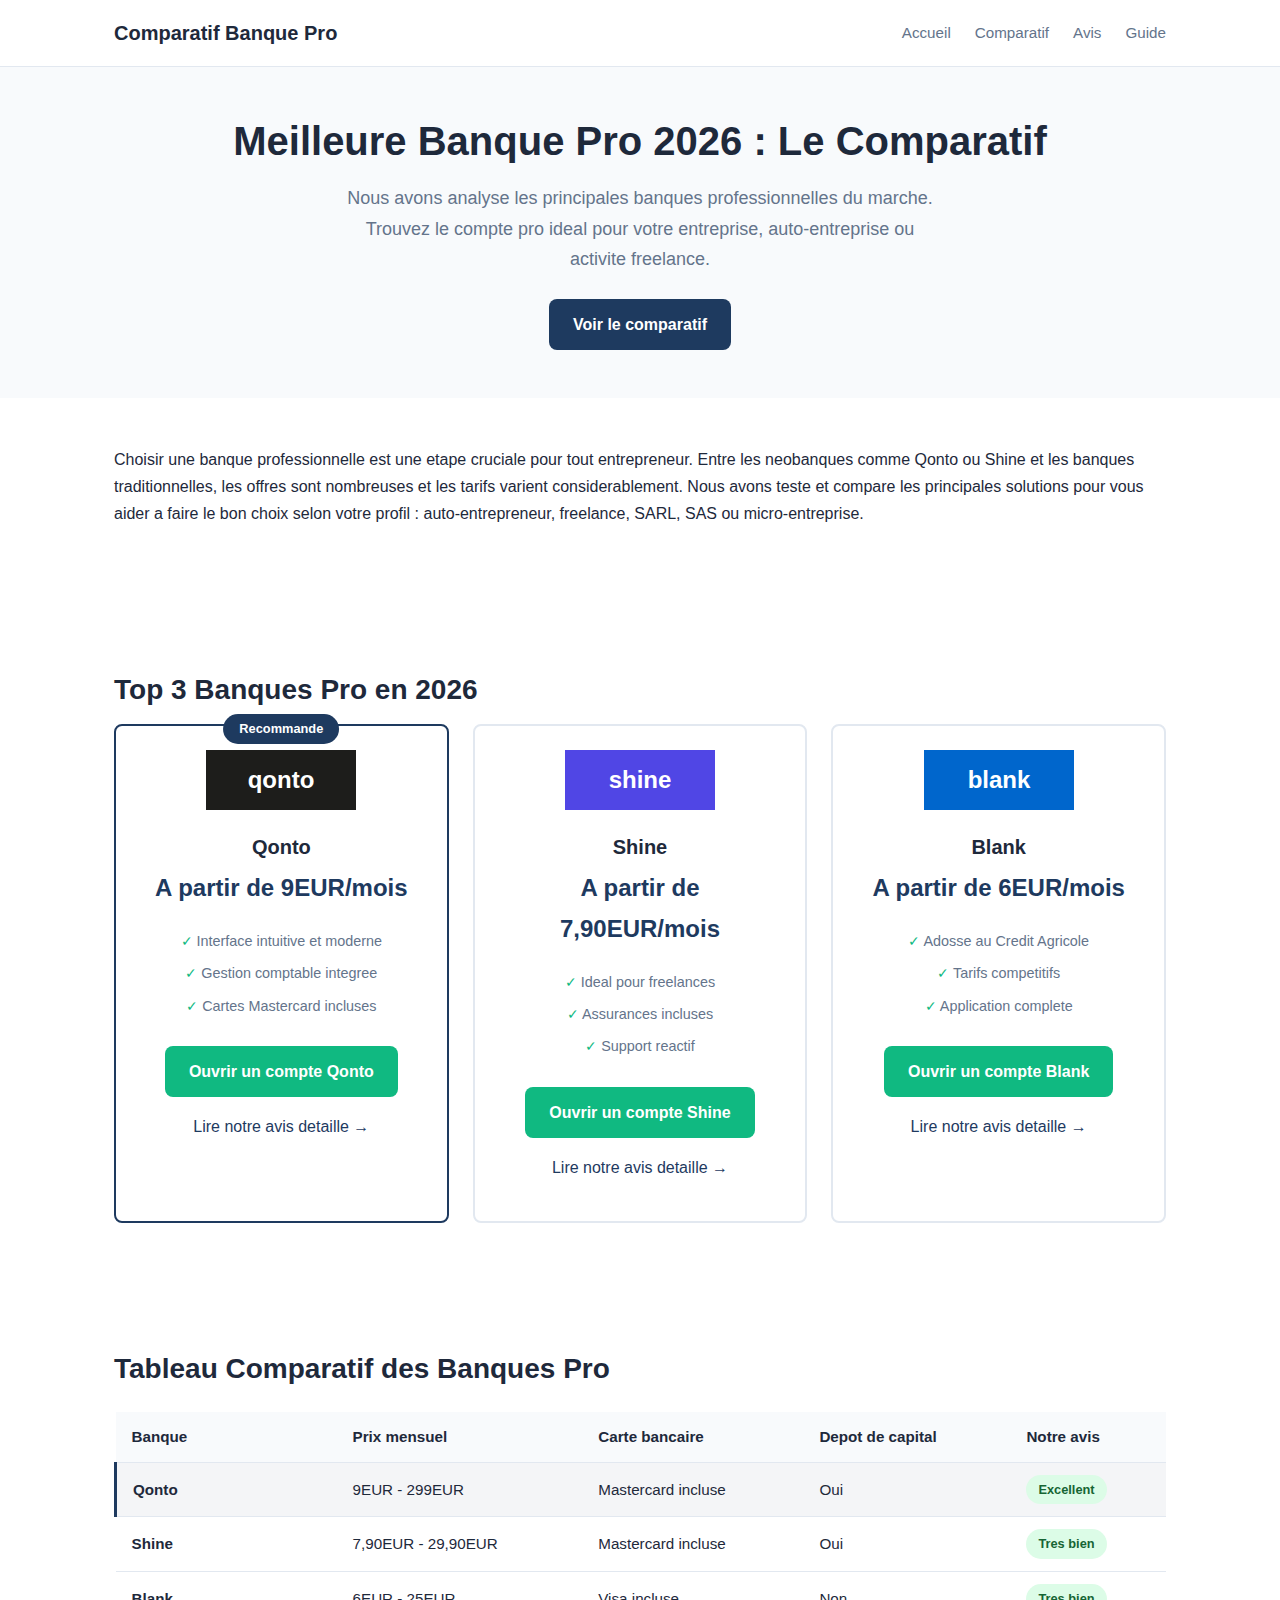
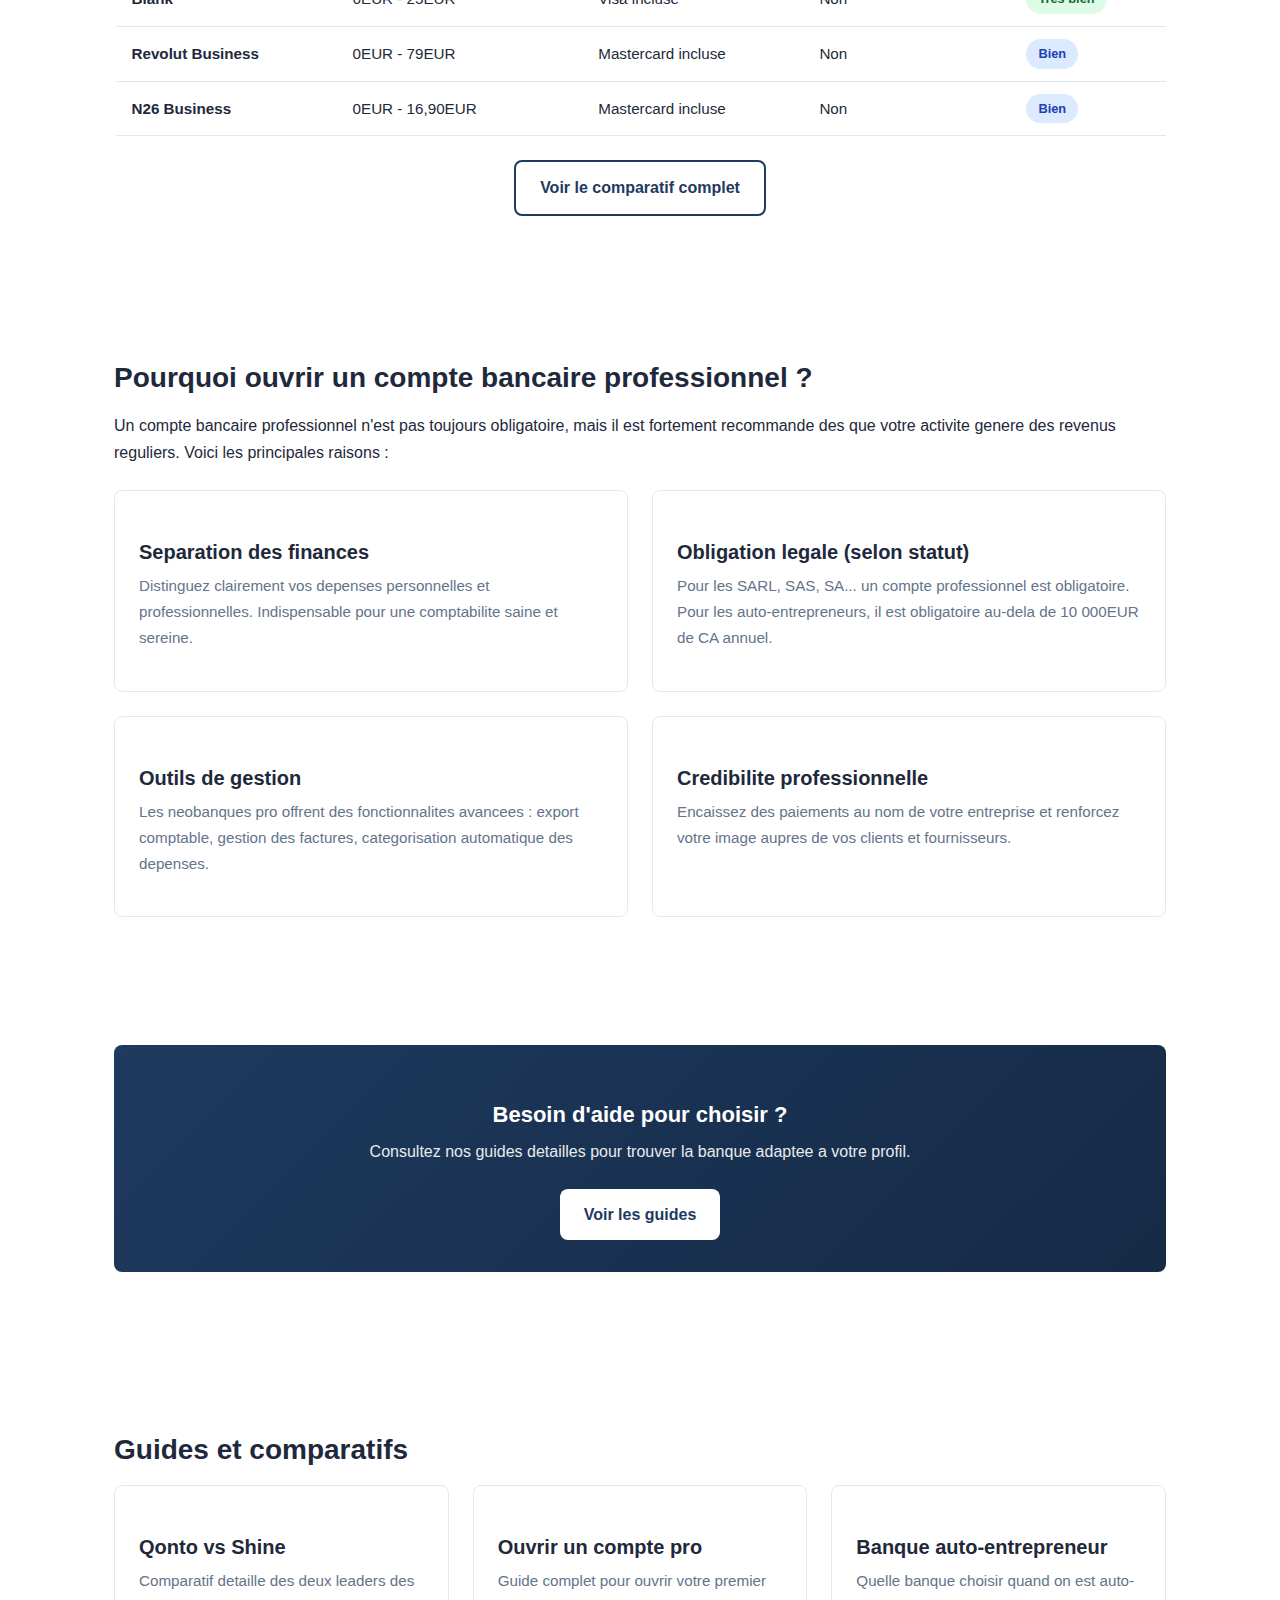
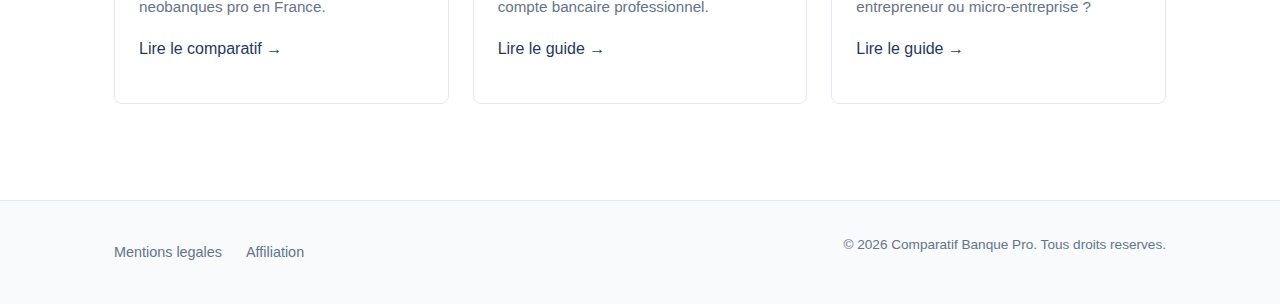
<file: index.html>
<!DOCTYPE html>
<html lang="fr">
<head>
  <meta charset="UTF-8">
  <meta name="viewport" content="width=device-width, initial-scale=1.0">

  <!-- SEO -->
  <title>Meilleure Banque Pro 2026 - Comparatif Banques Professionnelles</title>
  <meta name="description" content="Comparatif des meilleures banques professionnelles en 2026. Qonto, Shine, Blank... Trouvez la banque ideale pour votre entreprise, auto-entreprise ou freelance.">
  <meta name="robots" content="index, follow">
  <link rel="canonical" href="https://comparatif-banque-pro.fr/">

  <!-- Open Graph -->
  <meta property="og:title" content="Meilleure Banque Pro 2026 - Comparatif & Avis">
  <meta property="og:description" content="Comparatif complet des meilleures banques professionnelles. Tests et recommandations.">
  <meta property="og:type" content="website">
  <meta property="og:url" content="https://comparatif-banque-pro.fr/">

  <!-- CSS -->
  <link rel="stylesheet" href="/css/style.css">

  <!-- Google Analytics - A CONFIGURER -->
  <!--
  <script async src="https://www.googletagmanager.com/gtag/js?id=G-XXXXXXXXXX"></script>
  <script>
    window.dataLayer = window.dataLayer || [];
    function gtag(){dataLayer.push(arguments);}
    gtag('js', new Date());
    gtag('config', 'G-XXXXXXXXXX');
  </script>
  -->
</head>
<body>

  <!-- HEADER -->
  <header class="header">
    <div class="container header__inner">
      <a href="/" class="header__logo">Comparatif Banque Pro</a>
      <nav class="header__nav">
        <a href="/">Accueil</a>
        <a href="/meilleure-banque-pro">Comparatif</a>
        <a href="/avis">Avis</a>
        <a href="/guide">Guide</a>
      </nav>
    </div>
  </header>

  <!-- HERO -->
  <section class="hero">
    <div class="container">
      <h1>Meilleure Banque Pro 2026 : Le Comparatif</h1>
      <p class="hero__subtitle">
        Nous avons analyse les principales banques professionnelles du marche.
        Trouvez le compte pro ideal pour votre entreprise, auto-entreprise ou activite freelance.
      </p>
      <a href="#comparatif" class="btn btn--primary">Voir le comparatif</a>
    </div>
  </section>

  <!-- INTRO -->
  <section class="section">
    <div class="container">
      <p>
        Choisir une banque professionnelle est une etape cruciale pour tout entrepreneur.
        Entre les neobanques comme Qonto ou Shine et les banques traditionnelles, les offres
        sont nombreuses et les tarifs varient considerablement. Nous avons teste et compare
        les principales solutions pour vous aider a faire le bon choix selon votre profil :
        auto-entrepreneur, freelance, SARL, SAS ou micro-entreprise.
      </p>
    </div>
  </section>

  <!-- COMPARATIF TOP 3 -->
  <section class="section" id="comparatif">
    <div class="container">
      <h2>Top 3 Banques Pro en 2026</h2>

      <div class="grid grid--3">

        <!-- Qonto - Recommande -->
        <div class="product-card product-card--featured">
          <div class="product-card__image">
            <img src="/images/qonto.svg" alt="Qonto">
          </div>
          <h3 class="product-card__title">Qonto</h3>
          <div class="product-card__price">A partir de 9EUR/mois</div>
          <ul class="product-card__features">
            <li>Interface intuitive et moderne</li>
            <li>Gestion comptable integree</li>
            <li>Cartes Mastercard incluses</li>
          </ul>
          <a href="#" class="btn btn--accent" target="_blank" rel="noopener sponsored">
            Ouvrir un compte Qonto
          </a>
          <p class="mt-sm"><a href="/avis-qonto">Lire notre avis detaille &rarr;</a></p>
        </div>

        <!-- Shine -->
        <div class="product-card">
          <div class="product-card__image">
            <img src="/images/shine.svg" alt="Shine">
          </div>
          <h3 class="product-card__title">Shine</h3>
          <div class="product-card__price">A partir de 7,90EUR/mois</div>
          <ul class="product-card__features">
            <li>Ideal pour freelances</li>
            <li>Assurances incluses</li>
            <li>Support reactif</li>
          </ul>
          <a href="#" class="btn btn--accent" target="_blank" rel="noopener sponsored">
            Ouvrir un compte Shine
          </a>
          <p class="mt-sm"><a href="/avis-shine">Lire notre avis detaille &rarr;</a></p>
        </div>

        <!-- Blank -->
        <div class="product-card">
          <div class="product-card__image">
            <img src="/images/blank.svg" alt="Blank">
          </div>
          <h3 class="product-card__title">Blank</h3>
          <div class="product-card__price">A partir de 6EUR/mois</div>
          <ul class="product-card__features">
            <li>Adosse au Credit Agricole</li>
            <li>Tarifs competitifs</li>
            <li>Application complete</li>
          </ul>
          <a href="#" class="btn btn--accent" target="_blank" rel="noopener sponsored">
            Ouvrir un compte Blank
          </a>
          <p class="mt-sm"><a href="/avis-blank">Lire notre avis detaille &rarr;</a></p>
        </div>

      </div>
    </div>
  </section>

  <!-- TABLEAU COMPARATIF -->
  <section class="section">
    <div class="container">
      <h2>Tableau Comparatif des Banques Pro</h2>

      <div class="table-wrapper">
        <table class="table">
          <thead>
            <tr>
              <th>Banque</th>
              <th>Prix mensuel</th>
              <th>Carte bancaire</th>
              <th>Depot de capital</th>
              <th>Notre avis</th>
            </tr>
          </thead>
          <tbody>
            <tr class="table__highlight">
              <td><strong>Qonto</strong></td>
              <td>9EUR - 299EUR</td>
              <td>Mastercard incluse</td>
              <td>Oui</td>
              <td><span class="badge badge--success">Excellent</span></td>
            </tr>
            <tr>
              <td><strong>Shine</strong></td>
              <td>7,90EUR - 29,90EUR</td>
              <td>Mastercard incluse</td>
              <td>Oui</td>
              <td><span class="badge badge--success">Tres bien</span></td>
            </tr>
            <tr>
              <td><strong>Blank</strong></td>
              <td>6EUR - 25EUR</td>
              <td>Visa incluse</td>
              <td>Non</td>
              <td><span class="badge badge--success">Tres bien</span></td>
            </tr>
            <tr>
              <td><strong>Revolut Business</strong></td>
              <td>0EUR - 79EUR</td>
              <td>Mastercard incluse</td>
              <td>Non</td>
              <td><span class="badge badge--info">Bien</span></td>
            </tr>
            <tr>
              <td><strong>N26 Business</strong></td>
              <td>0EUR - 16,90EUR</td>
              <td>Mastercard incluse</td>
              <td>Non</td>
              <td><span class="badge badge--info">Bien</span></td>
            </tr>
          </tbody>
        </table>
      </div>

      <p class="text-center mt-md">
        <a href="/meilleure-banque-pro" class="btn btn--outline">Voir le comparatif complet</a>
      </p>
    </div>
  </section>

  <!-- POURQUOI UNE BANQUE PRO -->
  <section class="section">
    <div class="container">
      <h2>Pourquoi ouvrir un compte bancaire professionnel ?</h2>

      <p>
        Un compte bancaire professionnel n'est pas toujours obligatoire, mais il est fortement
        recommande des que votre activite genere des revenus reguliers. Voici les principales raisons :
      </p>

      <div class="grid grid--2 mt-md">
        <div class="card">
          <h3 class="card__title">Separation des finances</h3>
          <p class="card__text">
            Distinguez clairement vos depenses personnelles et professionnelles.
            Indispensable pour une comptabilite saine et sereine.
          </p>
        </div>
        <div class="card">
          <h3 class="card__title">Obligation legale (selon statut)</h3>
          <p class="card__text">
            Pour les SARL, SAS, SA... un compte professionnel est obligatoire.
            Pour les auto-entrepreneurs, il est obligatoire au-dela de 10 000EUR de CA annuel.
          </p>
        </div>
        <div class="card">
          <h3 class="card__title">Outils de gestion</h3>
          <p class="card__text">
            Les neobanques pro offrent des fonctionnalites avancees : export comptable,
            gestion des factures, categorisation automatique des depenses.
          </p>
        </div>
        <div class="card">
          <h3 class="card__title">Credibilite professionnelle</h3>
          <p class="card__text">
            Encaissez des paiements au nom de votre entreprise et renforcez
            votre image aupres de vos clients et fournisseurs.
          </p>
        </div>
      </div>
    </div>
  </section>

  <!-- CTA -->
  <section class="section">
    <div class="container">
      <div class="cta-box">
        <h3>Besoin d'aide pour choisir ?</h3>
        <p>Consultez nos guides detailles pour trouver la banque adaptee a votre profil.</p>
        <a href="/guide" class="btn">Voir les guides</a>
      </div>
    </div>
  </section>

  <!-- ARTICLES RECENTS -->
  <section class="section">
    <div class="container">
      <h2>Guides et comparatifs</h2>

      <div class="grid grid--3">
        <div class="card">
          <h3 class="card__title">Qonto vs Shine</h3>
          <p class="card__text">Comparatif detaille des deux leaders des neobanques pro en France.</p>
          <p class="mt-sm"><a href="/qonto-vs-shine">Lire le comparatif &rarr;</a></p>
        </div>
        <div class="card">
          <h3 class="card__title">Ouvrir un compte pro</h3>
          <p class="card__text">Guide complet pour ouvrir votre premier compte bancaire professionnel.</p>
          <p class="mt-sm"><a href="/ouvrir-compte-pro">Lire le guide &rarr;</a></p>
        </div>
        <div class="card">
          <h3 class="card__title">Banque auto-entrepreneur</h3>
          <p class="card__text">Quelle banque choisir quand on est auto-entrepreneur ou micro-entreprise ?</p>
          <p class="mt-sm"><a href="/choisir-banque-auto-entrepreneur">Lire le guide &rarr;</a></p>
        </div>
      </div>
    </div>
  </section>

  <!-- FOOTER -->
  <footer class="footer">
    <div class="container footer__inner">
      <div class="footer__links">
        <a href="/mentions-legales">Mentions legales</a>
        <a href="/mentions-legales#affiliation">Affiliation</a>
      </div>
      <p class="footer__copy">© 2026 Comparatif Banque Pro. Tous droits reserves.</p>
    </div>
  </footer>

</body>
</html>
</file>
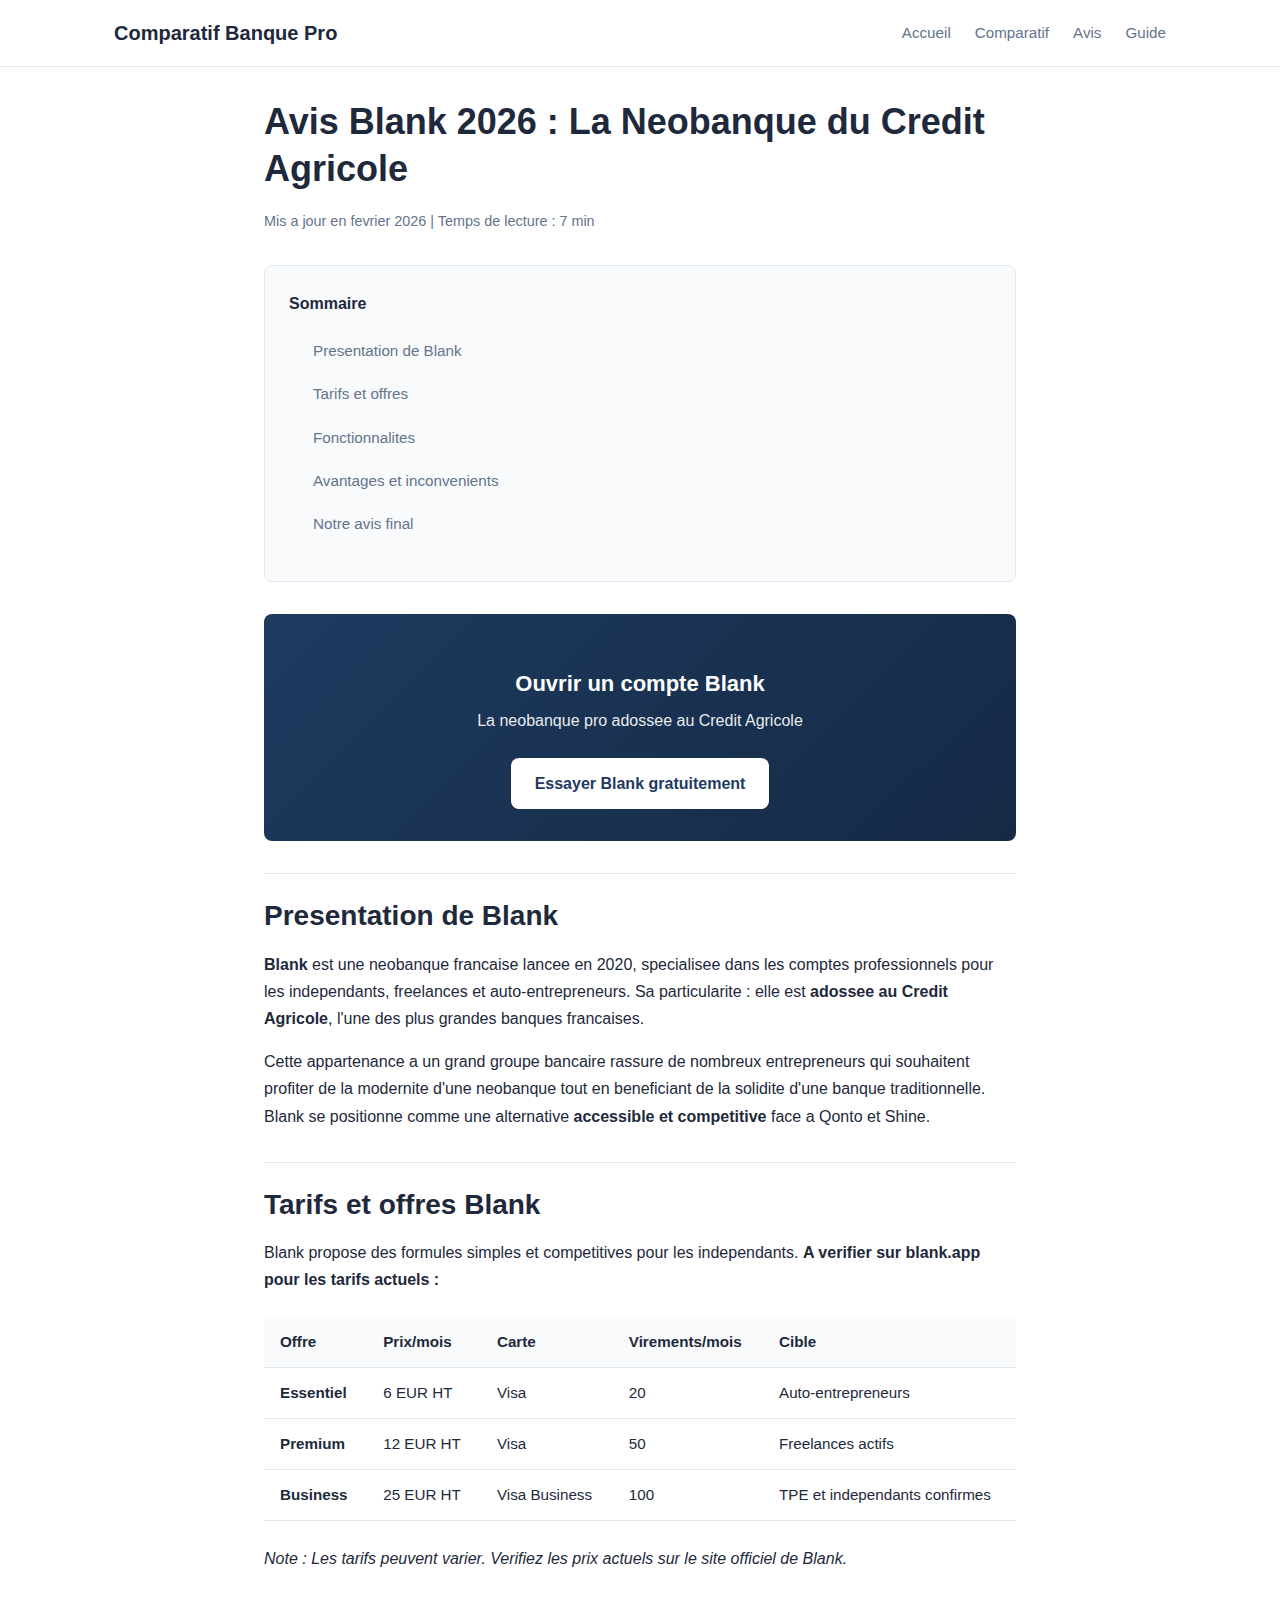
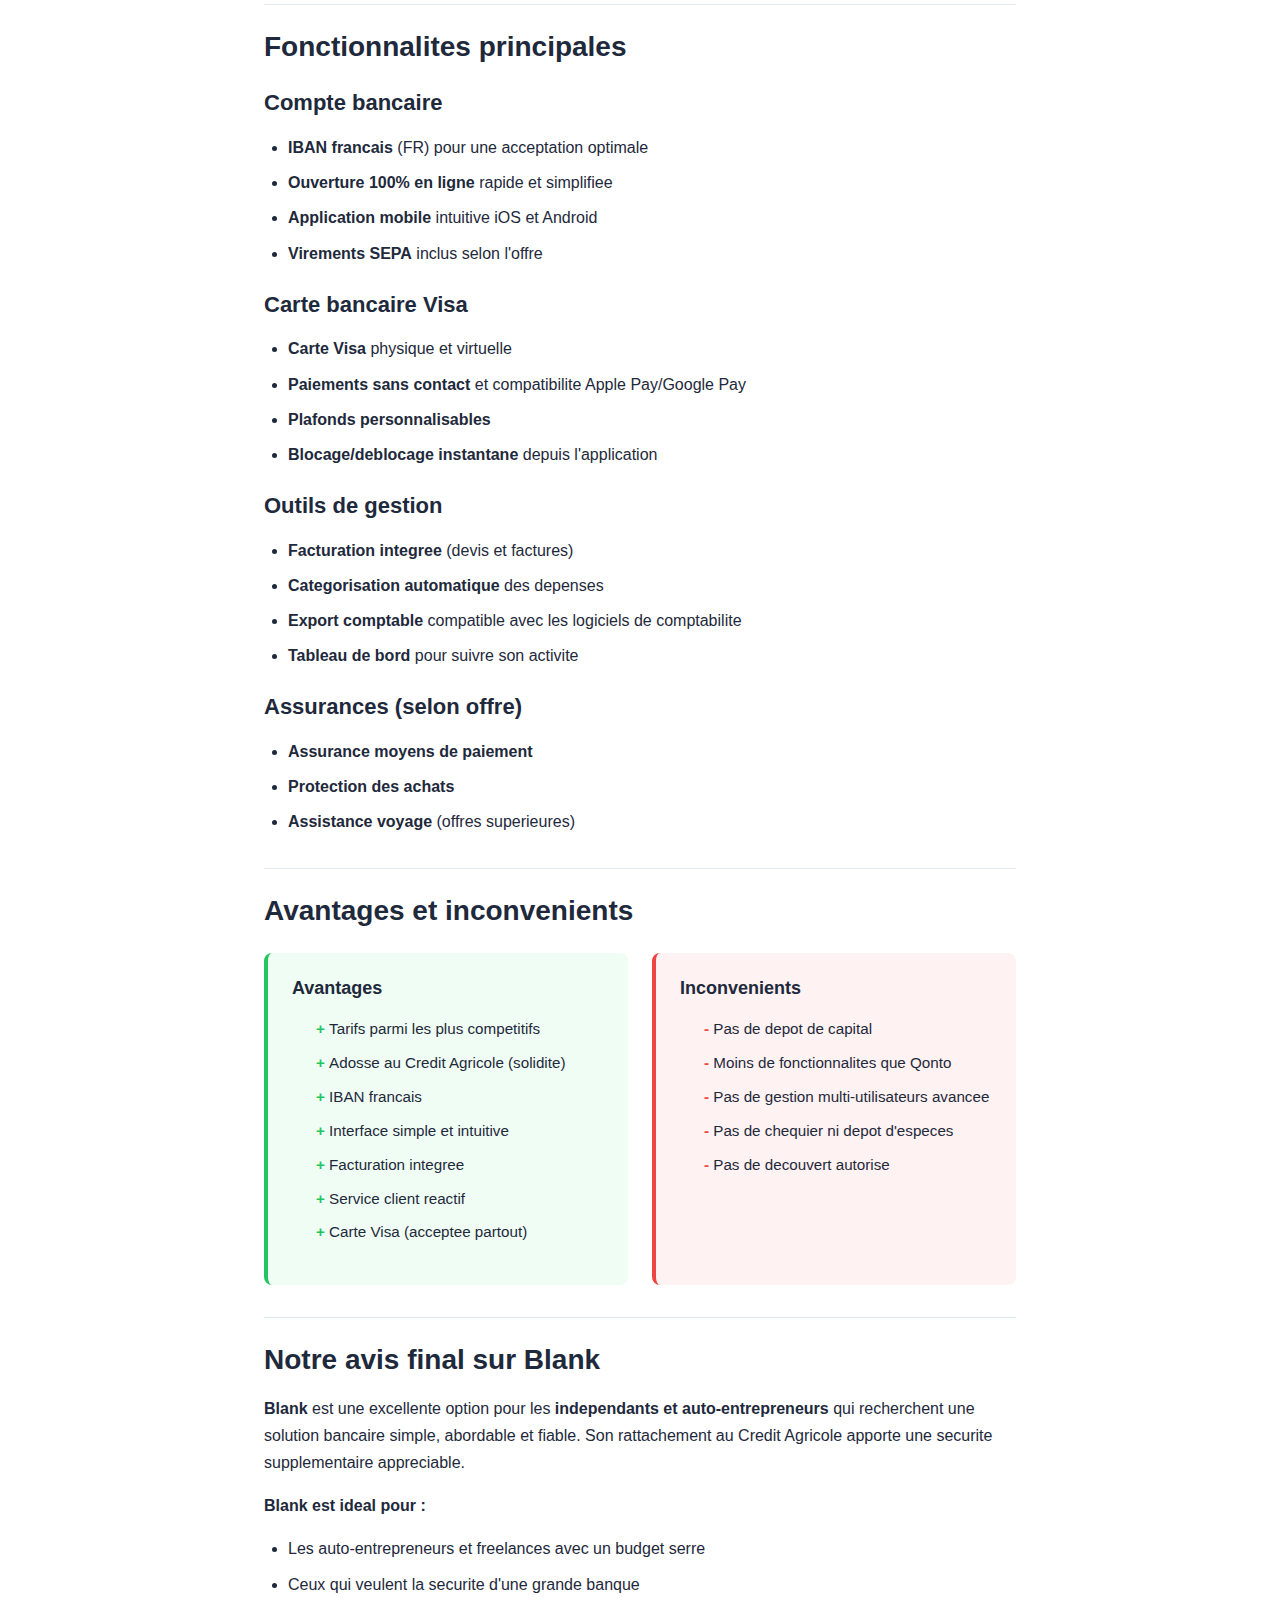
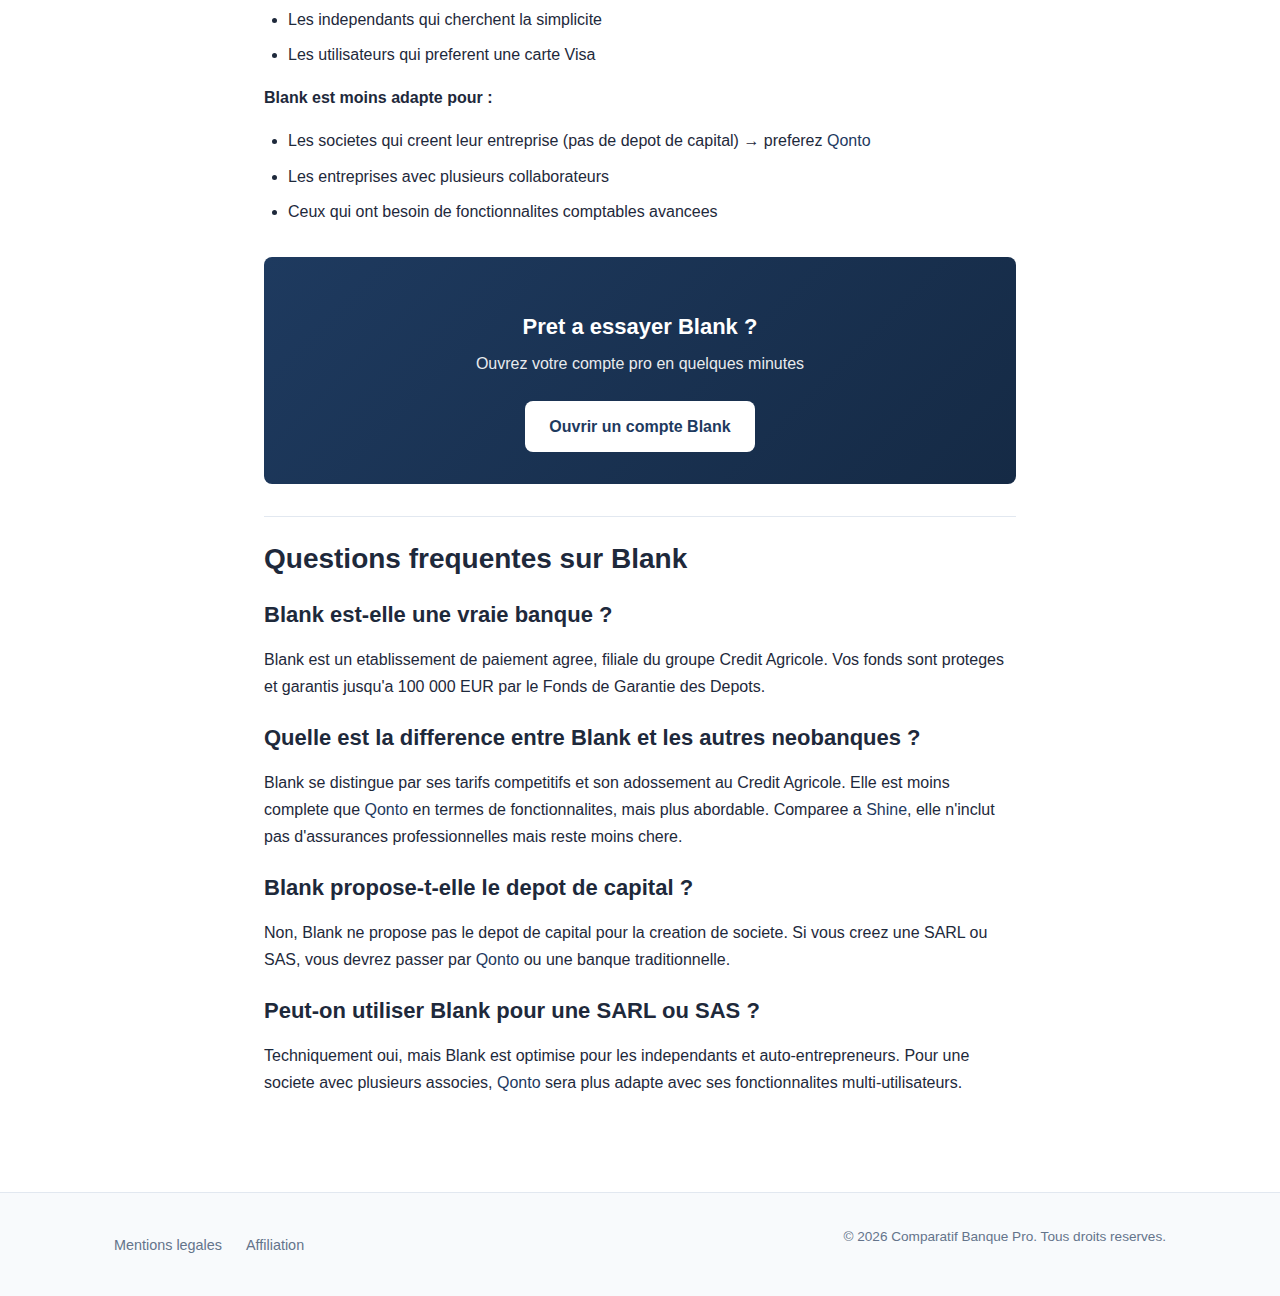
<file: avis-blank.html>
<!DOCTYPE html>
<html lang="fr">
<head>
  <meta charset="UTF-8">
  <meta name="viewport" content="width=device-width, initial-scale=1.0">

  <!-- SEO -->
  <title>Avis Blank 2026 : Test Complet de la Neobanque Credit Agricole | Comparatif Banque Pro</title>
  <meta name="description" content="Notre avis sur Blank apres test complet : tarifs, fonctionnalites, service client. La neobanque du Credit Agricole pour independants vaut-elle le coup en 2026 ?">
  <meta name="robots" content="index, follow">
  <link rel="canonical" href="https://comparatif-banque-pro.fr/avis-blank">

  <!-- Open Graph -->
  <meta property="og:title" content="Avis Blank 2026 : Test Complet">
  <meta property="og:description" content="Notre avis detaille sur Blank, la neobanque du Credit Agricole pour les independants.">
  <meta property="og:type" content="article">
  <meta property="og:url" content="https://comparatif-banque-pro.fr/avis-blank">

  <!-- CSS -->
  <link rel="stylesheet" href="/css/style.css">
</head>
<body>

  <!-- HEADER -->
  <header class="header">
    <div class="container header__inner">
      <a href="/" class="header__logo">Comparatif Banque Pro</a>
      <nav class="header__nav">
        <a href="/">Accueil</a>
        <a href="/meilleure-banque-pro">Comparatif</a>
        <a href="/avis">Avis</a>
        <a href="/guide">Guide</a>
      </nav>
    </div>
  </header>

  <!-- ARTICLE -->
  <article class="article">
    <div class="article__header">
      <h1>Avis Blank 2026 : La Neobanque du Credit Agricole</h1>
      <p class="article__meta">Mis a jour en fevrier 2026 | Temps de lecture : 7 min</p>
    </div>

    <div class="article__content">

      <!-- TOC -->
      <div class="toc">
        <p class="toc__title"><strong>Sommaire</strong></p>
        <ul>
          <li><a href="#presentation">Presentation de Blank</a></li>
          <li><a href="#tarifs">Tarifs et offres</a></li>
          <li><a href="#fonctionnalites">Fonctionnalites</a></li>
          <li><a href="#avantages-inconvenients">Avantages et inconvenients</a></li>
          <li><a href="#avis">Notre avis final</a></li>
        </ul>
      </div>

      <!-- CTA -->
      <div class="cta-box">
        <h3>Ouvrir un compte Blank</h3>
        <p>La neobanque pro adossee au Credit Agricole</p>
        <a href="#" class="btn" target="_blank" rel="noopener sponsored">Essayer Blank gratuitement</a>
      </div>

      <h2 id="presentation">Presentation de Blank</h2>
      <p>
        <strong>Blank</strong> est une neobanque francaise lancee en 2020, specialisee dans les
        comptes professionnels pour les independants, freelances et auto-entrepreneurs. Sa particularite :
        elle est <strong>adossee au Credit Agricole</strong>, l'une des plus grandes banques francaises.
      </p>
      <p>
        Cette appartenance a un grand groupe bancaire rassure de nombreux entrepreneurs qui souhaitent
        profiter de la modernite d'une neobanque tout en beneficiant de la solidite d'une banque
        traditionnelle. Blank se positionne comme une alternative <strong>accessible et competitive</strong>
        face a Qonto et Shine.
      </p>

      <h2 id="tarifs">Tarifs et offres Blank</h2>
      <p>
        Blank propose des formules simples et competitives pour les independants.
        <strong>A verifier sur blank.app pour les tarifs actuels :</strong>
      </p>

      <div class="table-wrapper">
        <table class="table">
          <thead>
            <tr>
              <th>Offre</th>
              <th>Prix/mois</th>
              <th>Carte</th>
              <th>Virements/mois</th>
              <th>Cible</th>
            </tr>
          </thead>
          <tbody>
            <tr>
              <td><strong>Essentiel</strong></td>
              <td>6 EUR HT</td>
              <td>Visa</td>
              <td>20</td>
              <td>Auto-entrepreneurs</td>
            </tr>
            <tr>
              <td><strong>Premium</strong></td>
              <td>12 EUR HT</td>
              <td>Visa</td>
              <td>50</td>
              <td>Freelances actifs</td>
            </tr>
            <tr>
              <td><strong>Business</strong></td>
              <td>25 EUR HT</td>
              <td>Visa Business</td>
              <td>100</td>
              <td>TPE et independants confirmes</td>
            </tr>
          </tbody>
        </table>
      </div>

      <p><em>Note : Les tarifs peuvent varier. Verifiez les prix actuels sur le site officiel de Blank.</em></p>

      <h2 id="fonctionnalites">Fonctionnalites principales</h2>

      <h3>Compte bancaire</h3>
      <ul>
        <li><strong>IBAN francais</strong> (FR) pour une acceptation optimale</li>
        <li><strong>Ouverture 100% en ligne</strong> rapide et simplifiee</li>
        <li><strong>Application mobile</strong> intuitive iOS et Android</li>
        <li><strong>Virements SEPA</strong> inclus selon l'offre</li>
      </ul>

      <h3>Carte bancaire Visa</h3>
      <ul>
        <li><strong>Carte Visa</strong> physique et virtuelle</li>
        <li><strong>Paiements sans contact</strong> et compatibilite Apple Pay/Google Pay</li>
        <li><strong>Plafonds personnalisables</strong></li>
        <li><strong>Blocage/deblocage instantane</strong> depuis l'application</li>
      </ul>

      <h3>Outils de gestion</h3>
      <ul>
        <li><strong>Facturation integree</strong> (devis et factures)</li>
        <li><strong>Categorisation automatique</strong> des depenses</li>
        <li><strong>Export comptable</strong> compatible avec les logiciels de comptabilite</li>
        <li><strong>Tableau de bord</strong> pour suivre son activite</li>
      </ul>

      <h3>Assurances (selon offre)</h3>
      <ul>
        <li><strong>Assurance moyens de paiement</strong></li>
        <li><strong>Protection des achats</strong></li>
        <li><strong>Assistance voyage</strong> (offres superieures)</li>
      </ul>

      <h2 id="avantages-inconvenients">Avantages et inconvenients</h2>

      <div class="pros-cons">
        <div class="pros">
          <h4>Avantages</h4>
          <ul>
            <li>Tarifs parmi les plus competitifs</li>
            <li>Adosse au Credit Agricole (solidite)</li>
            <li>IBAN francais</li>
            <li>Interface simple et intuitive</li>
            <li>Facturation integree</li>
            <li>Service client reactif</li>
            <li>Carte Visa (acceptee partout)</li>
          </ul>
        </div>
        <div class="cons">
          <h4>Inconvenients</h4>
          <ul>
            <li>Pas de depot de capital</li>
            <li>Moins de fonctionnalites que Qonto</li>
            <li>Pas de gestion multi-utilisateurs avancee</li>
            <li>Pas de chequier ni depot d'especes</li>
            <li>Pas de decouvert autorise</li>
          </ul>
        </div>
      </div>

      <h2 id="avis">Notre avis final sur Blank</h2>
      <p>
        <strong>Blank</strong> est une excellente option pour les <strong>independants et auto-entrepreneurs</strong>
        qui recherchent une solution bancaire simple, abordable et fiable. Son rattachement au Credit Agricole
        apporte une securite supplementaire appreciable.
      </p>
      <p>
        <strong>Blank est ideal pour :</strong>
      </p>
      <ul>
        <li>Les auto-entrepreneurs et freelances avec un budget serre</li>
        <li>Ceux qui veulent la securite d'une grande banque</li>
        <li>Les independants qui cherchent la simplicite</li>
        <li>Les utilisateurs qui preferent une carte Visa</li>
      </ul>
      <p>
        <strong>Blank est moins adapte pour :</strong>
      </p>
      <ul>
        <li>Les societes qui creent leur entreprise (pas de depot de capital) → preferez <a href="/avis-qonto">Qonto</a></li>
        <li>Les entreprises avec plusieurs collaborateurs</li>
        <li>Ceux qui ont besoin de fonctionnalites comptables avancees</li>
      </ul>

      <div class="cta-box">
        <h3>Pret a essayer Blank ?</h3>
        <p>Ouvrez votre compte pro en quelques minutes</p>
        <a href="#" class="btn" target="_blank" rel="noopener sponsored">Ouvrir un compte Blank</a>
      </div>

      <h2>Questions frequentes sur Blank</h2>

      <h3>Blank est-elle une vraie banque ?</h3>
      <p>
        Blank est un etablissement de paiement agree, filiale du groupe Credit Agricole.
        Vos fonds sont proteges et garantis jusqu'a 100 000 EUR par le Fonds de Garantie des Depots.
      </p>

      <h3>Quelle est la difference entre Blank et les autres neobanques ?</h3>
      <p>
        Blank se distingue par ses tarifs competitifs et son adossement au Credit Agricole.
        Elle est moins complete que <a href="/avis-qonto">Qonto</a> en termes de fonctionnalites,
        mais plus abordable. Comparee a <a href="/avis-shine">Shine</a>, elle n'inclut pas d'assurances
        professionnelles mais reste moins chere.
      </p>

      <h3>Blank propose-t-elle le depot de capital ?</h3>
      <p>
        Non, Blank ne propose pas le depot de capital pour la creation de societe.
        Si vous creez une SARL ou SAS, vous devrez passer par <a href="/avis-qonto">Qonto</a>
        ou une banque traditionnelle.
      </p>

      <h3>Peut-on utiliser Blank pour une SARL ou SAS ?</h3>
      <p>
        Techniquement oui, mais Blank est optimise pour les independants et auto-entrepreneurs.
        Pour une societe avec plusieurs associes, <a href="/avis-qonto">Qonto</a> sera plus adapte
        avec ses fonctionnalites multi-utilisateurs.
      </p>

    </div>
  </article>

  <!-- FOOTER -->
  <footer class="footer">
    <div class="container footer__inner">
      <div class="footer__links">
        <a href="/mentions-legales">Mentions legales</a>
        <a href="/mentions-legales#affiliation">Affiliation</a>
      </div>
      <p class="footer__copy">&copy; 2026 Comparatif Banque Pro. Tous droits reserves.</p>
    </div>
  </footer>

</body>
</html>
</file>
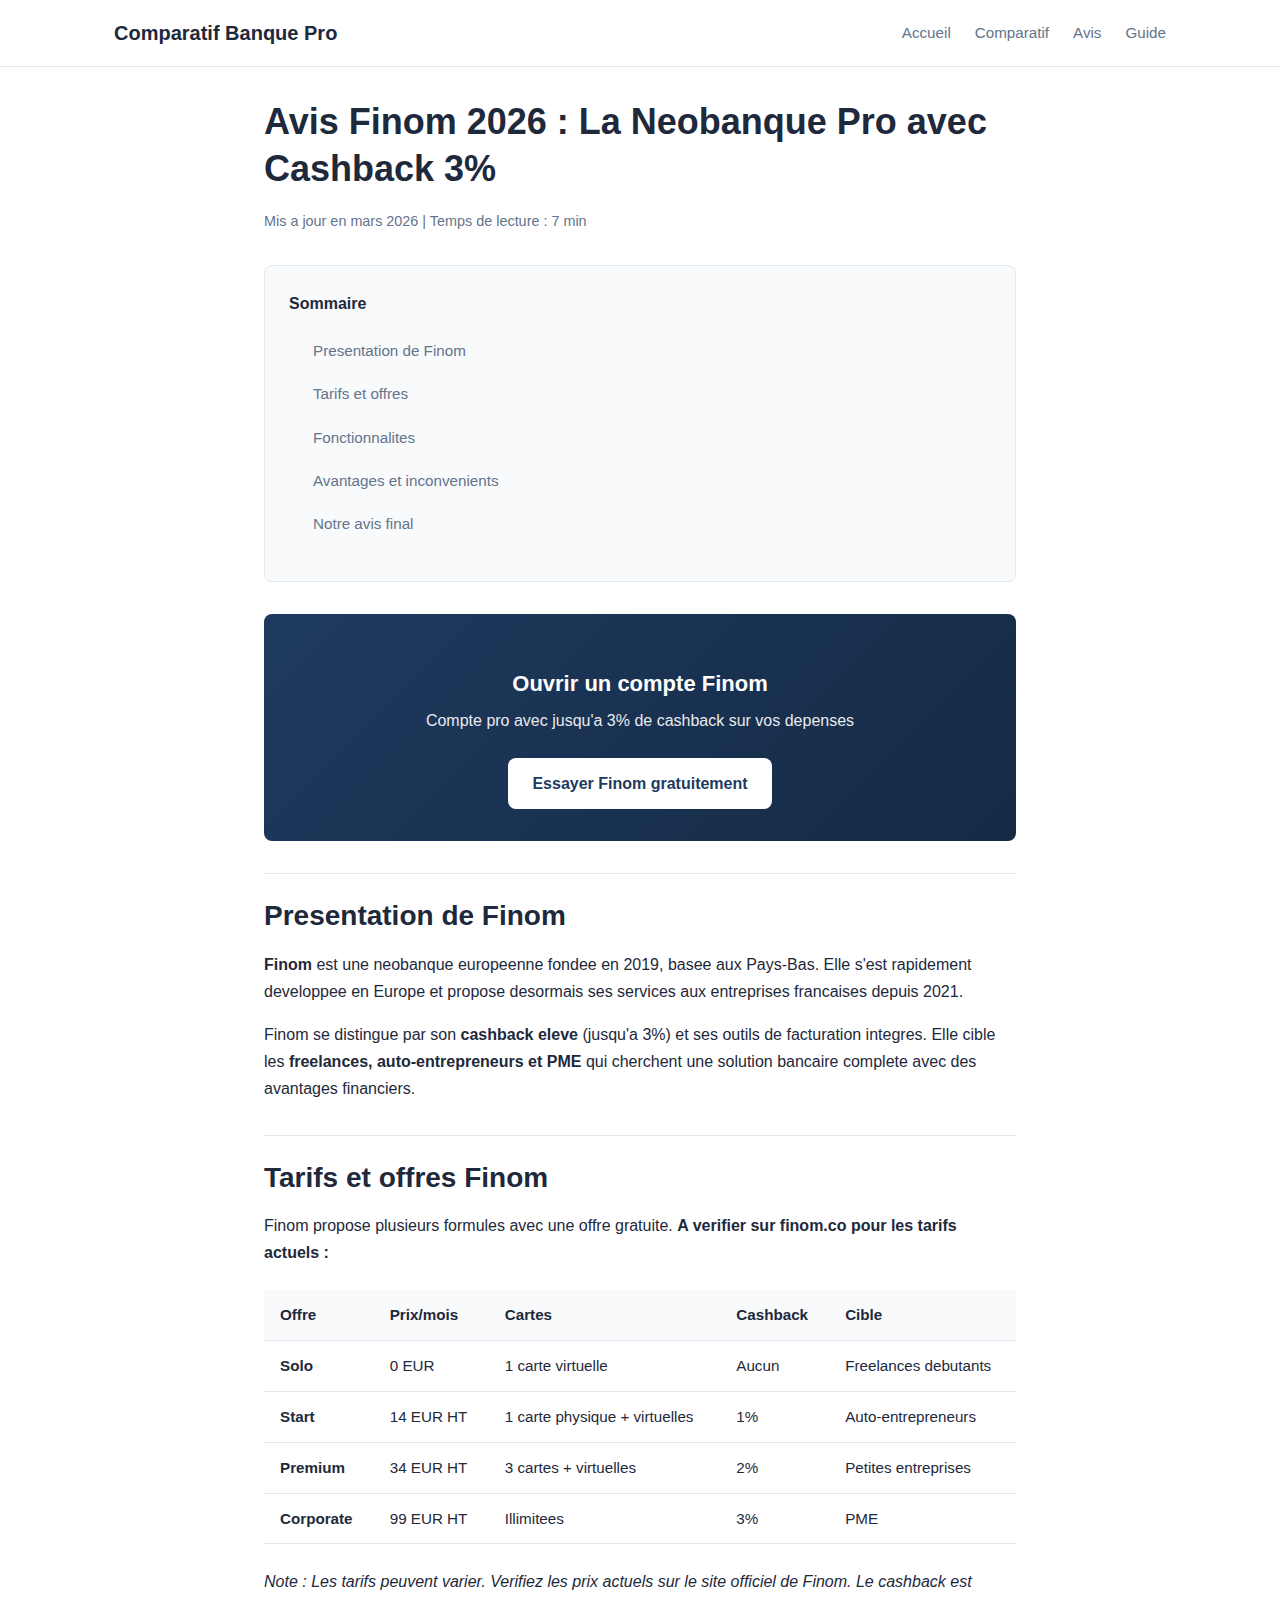
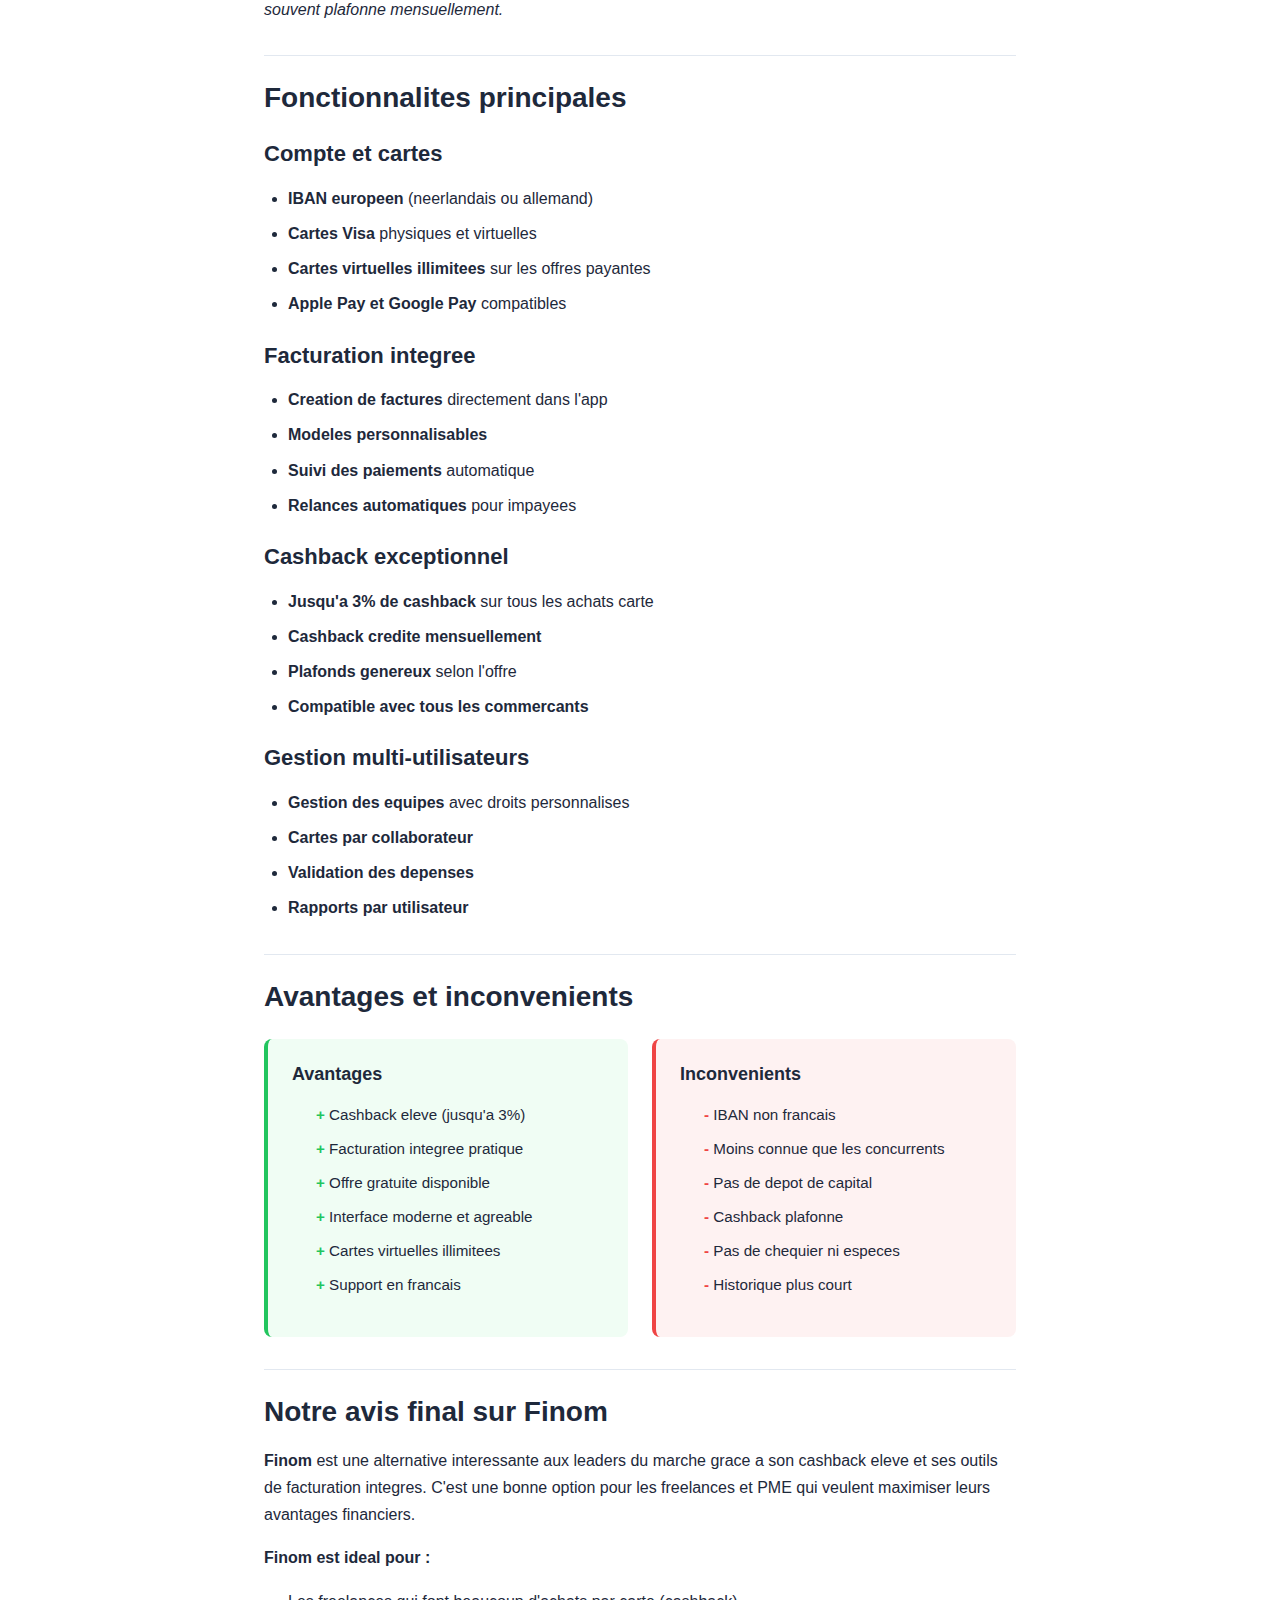
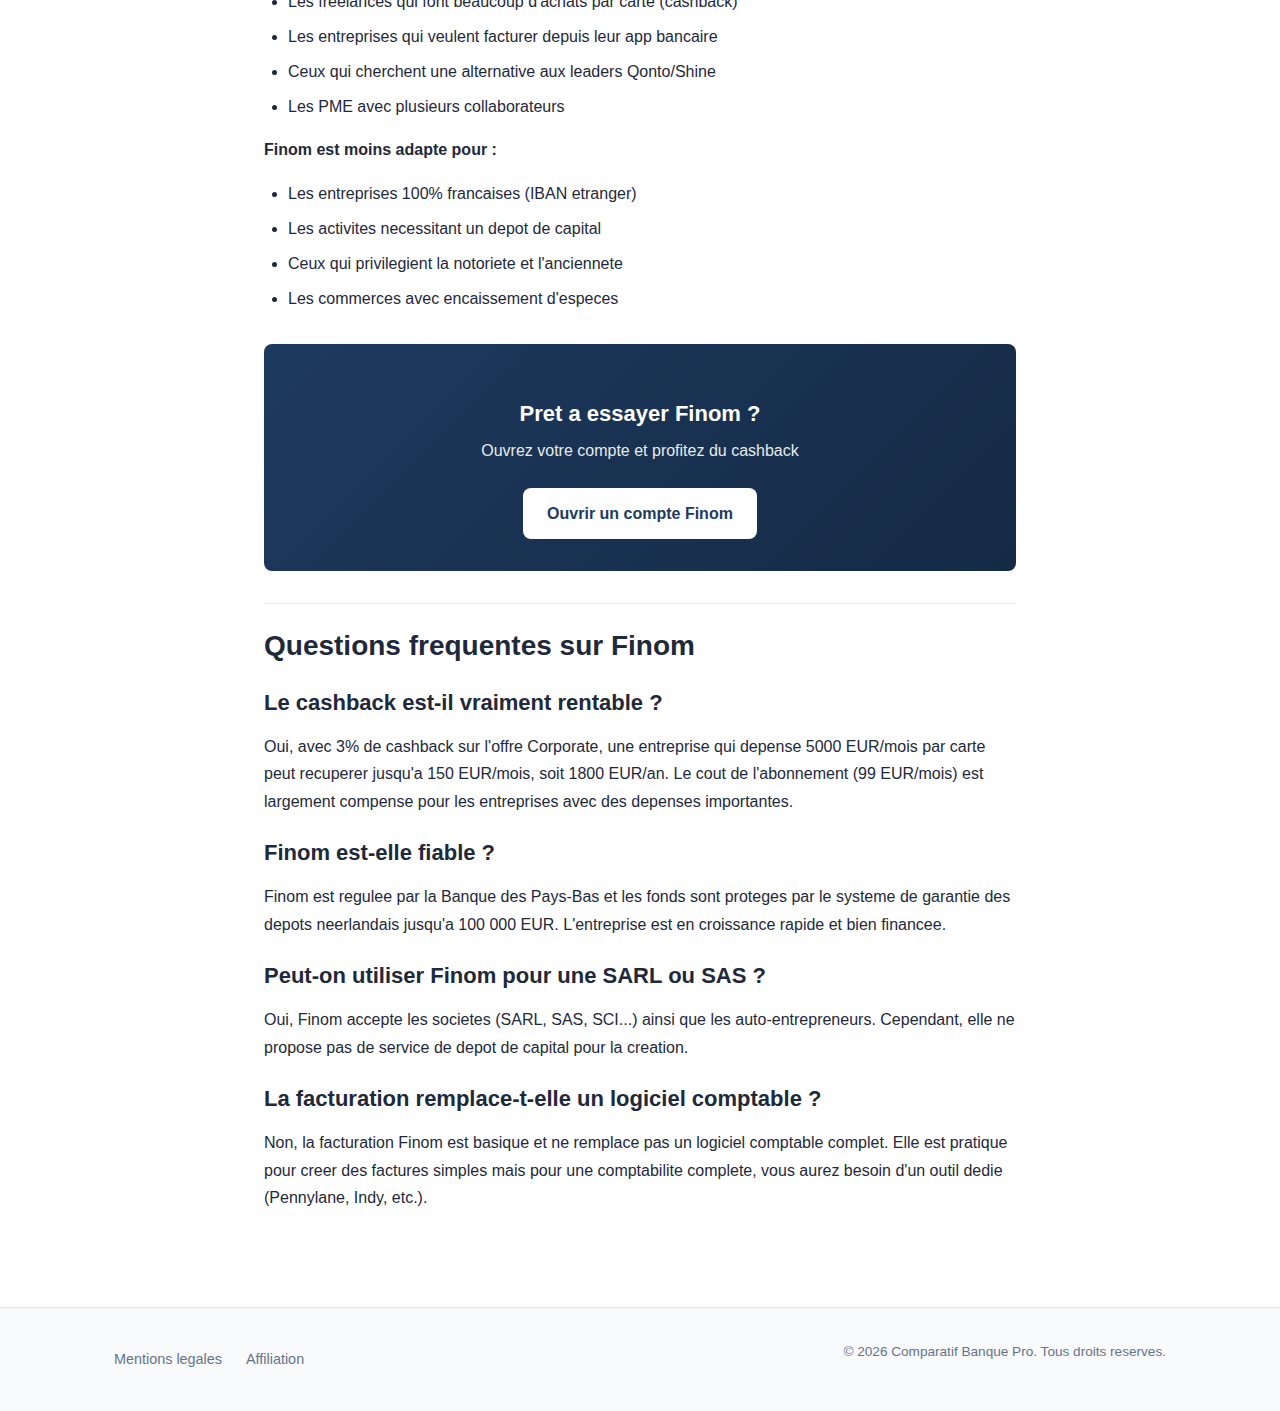
<file: avis-finom.html>
<!DOCTYPE html>
<html lang="fr">
<head>
  <meta charset="UTF-8">
  <meta name="viewport" content="width=device-width, initial-scale=1.0">

  <!-- SEO -->
  <title>Avis Finom 2026 : Test Complet de la Neobanque Pro | Comparatif Banque Pro</title>
  <meta name="description" content="Notre avis sur Finom apres test complet : tarifs, fonctionnalites, cashback 3%. La neobanque pro europeenne vaut-elle le coup en 2026 ?">
  <meta name="robots" content="index, follow">
  <link rel="canonical" href="https://comparatif-banque-pro.fr/avis-finom">

  <!-- Open Graph -->
  <meta property="og:title" content="Avis Finom 2026 : Test Complet">
  <meta property="og:description" content="Notre avis detaille sur Finom, la neobanque pro avec cashback eleve.">
  <meta property="og:type" content="article">
  <meta property="og:url" content="https://comparatif-banque-pro.fr/avis-finom">

  <!-- CSS -->
  <link rel="stylesheet" href="/css/style.css">
</head>
<body>

  <!-- HEADER -->
  <header class="header">
    <div class="container header__inner">
      <a href="/" class="header__logo">Comparatif Banque Pro</a>
      <nav class="header__nav">
        <a href="/">Accueil</a>
        <a href="/meilleure-banque-pro">Comparatif</a>
        <a href="/avis">Avis</a>
        <a href="/guide">Guide</a>
      </nav>
    </div>
  </header>

  <!-- ARTICLE -->
  <article class="article">
    <div class="article__header">
      <h1>Avis Finom 2026 : La Neobanque Pro avec Cashback 3%</h1>
      <p class="article__meta">Mis a jour en mars 2026 | Temps de lecture : 7 min</p>
    </div>

    <div class="article__content">

      <!-- TOC -->
      <div class="toc">
        <p class="toc__title"><strong>Sommaire</strong></p>
        <ul>
          <li><a href="#presentation">Presentation de Finom</a></li>
          <li><a href="#tarifs">Tarifs et offres</a></li>
          <li><a href="#fonctionnalites">Fonctionnalites</a></li>
          <li><a href="#avantages-inconvenients">Avantages et inconvenients</a></li>
          <li><a href="#avis">Notre avis final</a></li>
        </ul>
      </div>

      <!-- CTA -->
      <div class="cta-box">
        <h3>Ouvrir un compte Finom</h3>
        <p>Compte pro avec jusqu'a 3% de cashback sur vos depenses</p>
        <a href="#" class="btn" target="_blank" rel="noopener sponsored">Essayer Finom gratuitement</a>
      </div>

      <h2 id="presentation">Presentation de Finom</h2>
      <p>
        <strong>Finom</strong> est une neobanque europeenne fondee en 2019, basee aux Pays-Bas.
        Elle s'est rapidement developpee en Europe et propose desormais ses services aux
        entreprises francaises depuis 2021.
      </p>
      <p>
        Finom se distingue par son <strong>cashback eleve</strong> (jusqu'a 3%) et ses outils
        de facturation integres. Elle cible les <strong>freelances, auto-entrepreneurs et PME</strong>
        qui cherchent une solution bancaire complete avec des avantages financiers.
      </p>

      <h2 id="tarifs">Tarifs et offres Finom</h2>
      <p>
        Finom propose plusieurs formules avec une offre gratuite.
        <strong>A verifier sur finom.co pour les tarifs actuels :</strong>
      </p>

      <div class="table-wrapper">
        <table class="table">
          <thead>
            <tr>
              <th>Offre</th>
              <th>Prix/mois</th>
              <th>Cartes</th>
              <th>Cashback</th>
              <th>Cible</th>
            </tr>
          </thead>
          <tbody>
            <tr>
              <td><strong>Solo</strong></td>
              <td>0 EUR</td>
              <td>1 carte virtuelle</td>
              <td>Aucun</td>
              <td>Freelances debutants</td>
            </tr>
            <tr>
              <td><strong>Start</strong></td>
              <td>14 EUR HT</td>
              <td>1 carte physique + virtuelles</td>
              <td>1%</td>
              <td>Auto-entrepreneurs</td>
            </tr>
            <tr>
              <td><strong>Premium</strong></td>
              <td>34 EUR HT</td>
              <td>3 cartes + virtuelles</td>
              <td>2%</td>
              <td>Petites entreprises</td>
            </tr>
            <tr>
              <td><strong>Corporate</strong></td>
              <td>99 EUR HT</td>
              <td>Illimitees</td>
              <td>3%</td>
              <td>PME</td>
            </tr>
          </tbody>
        </table>
      </div>

      <p><em>Note : Les tarifs peuvent varier. Verifiez les prix actuels sur le site officiel de Finom. Le cashback est souvent plafonne mensuellement.</em></p>

      <h2 id="fonctionnalites">Fonctionnalites principales</h2>

      <h3>Compte et cartes</h3>
      <ul>
        <li><strong>IBAN europeen</strong> (neerlandais ou allemand)</li>
        <li><strong>Cartes Visa</strong> physiques et virtuelles</li>
        <li><strong>Cartes virtuelles illimitees</strong> sur les offres payantes</li>
        <li><strong>Apple Pay et Google Pay</strong> compatibles</li>
      </ul>

      <h3>Facturation integree</h3>
      <ul>
        <li><strong>Creation de factures</strong> directement dans l'app</li>
        <li><strong>Modeles personnalisables</strong></li>
        <li><strong>Suivi des paiements</strong> automatique</li>
        <li><strong>Relances automatiques</strong> pour impayees</li>
      </ul>

      <h3>Cashback exceptionnel</h3>
      <ul>
        <li><strong>Jusqu'a 3% de cashback</strong> sur tous les achats carte</li>
        <li><strong>Cashback credite mensuellement</strong></li>
        <li><strong>Plafonds genereux</strong> selon l'offre</li>
        <li><strong>Compatible avec tous les commercants</strong></li>
      </ul>

      <h3>Gestion multi-utilisateurs</h3>
      <ul>
        <li><strong>Gestion des equipes</strong> avec droits personnalises</li>
        <li><strong>Cartes par collaborateur</strong></li>
        <li><strong>Validation des depenses</strong></li>
        <li><strong>Rapports par utilisateur</strong></li>
      </ul>

      <h2 id="avantages-inconvenients">Avantages et inconvenients</h2>

      <div class="pros-cons">
        <div class="pros">
          <h4>Avantages</h4>
          <ul>
            <li>Cashback eleve (jusqu'a 3%)</li>
            <li>Facturation integree pratique</li>
            <li>Offre gratuite disponible</li>
            <li>Interface moderne et agreable</li>
            <li>Cartes virtuelles illimitees</li>
            <li>Support en francais</li>
          </ul>
        </div>
        <div class="cons">
          <h4>Inconvenients</h4>
          <ul>
            <li>IBAN non francais</li>
            <li>Moins connue que les concurrents</li>
            <li>Pas de depot de capital</li>
            <li>Cashback plafonne</li>
            <li>Pas de chequier ni especes</li>
            <li>Historique plus court</li>
          </ul>
        </div>
      </div>

      <h2 id="avis">Notre avis final sur Finom</h2>
      <p>
        <strong>Finom</strong> est une alternative interessante aux leaders du marche grace a
        son cashback eleve et ses outils de facturation integres. C'est une bonne option pour
        les freelances et PME qui veulent maximiser leurs avantages financiers.
      </p>
      <p>
        <strong>Finom est ideal pour :</strong>
      </p>
      <ul>
        <li>Les freelances qui font beaucoup d'achats par carte (cashback)</li>
        <li>Les entreprises qui veulent facturer depuis leur app bancaire</li>
        <li>Ceux qui cherchent une alternative aux leaders Qonto/Shine</li>
        <li>Les PME avec plusieurs collaborateurs</li>
      </ul>
      <p>
        <strong>Finom est moins adapte pour :</strong>
      </p>
      <ul>
        <li>Les entreprises 100% francaises (IBAN etranger)</li>
        <li>Les activites necessitant un depot de capital</li>
        <li>Ceux qui privilegient la notoriete et l'anciennete</li>
        <li>Les commerces avec encaissement d'especes</li>
      </ul>

      <div class="cta-box">
        <h3>Pret a essayer Finom ?</h3>
        <p>Ouvrez votre compte et profitez du cashback</p>
        <a href="#" class="btn" target="_blank" rel="noopener sponsored">Ouvrir un compte Finom</a>
      </div>

      <h2>Questions frequentes sur Finom</h2>

      <h3>Le cashback est-il vraiment rentable ?</h3>
      <p>
        Oui, avec 3% de cashback sur l'offre Corporate, une entreprise qui depense 5000 EUR/mois
        par carte peut recuperer jusqu'a 150 EUR/mois, soit 1800 EUR/an. Le cout de l'abonnement
        (99 EUR/mois) est largement compense pour les entreprises avec des depenses importantes.
      </p>

      <h3>Finom est-elle fiable ?</h3>
      <p>
        Finom est regulee par la Banque des Pays-Bas et les fonds sont proteges par le systeme
        de garantie des depots neerlandais jusqu'a 100 000 EUR. L'entreprise est en croissance
        rapide et bien financee.
      </p>

      <h3>Peut-on utiliser Finom pour une SARL ou SAS ?</h3>
      <p>
        Oui, Finom accepte les societes (SARL, SAS, SCI...) ainsi que les auto-entrepreneurs.
        Cependant, elle ne propose pas de service de depot de capital pour la creation.
      </p>

      <h3>La facturation remplace-t-elle un logiciel comptable ?</h3>
      <p>
        Non, la facturation Finom est basique et ne remplace pas un logiciel comptable complet.
        Elle est pratique pour creer des factures simples mais pour une comptabilite complete,
        vous aurez besoin d'un outil dedie (Pennylane, Indy, etc.).
      </p>

    </div>
  </article>

  <!-- FOOTER -->
  <footer class="footer">
    <div class="container footer__inner">
      <div class="footer__links">
        <a href="/mentions-legales">Mentions legales</a>
        <a href="/mentions-legales#affiliation">Affiliation</a>
      </div>
      <p class="footer__copy">&copy; 2026 Comparatif Banque Pro. Tous droits reserves.</p>
    </div>
  </footer>

</body>
</html>
</file>
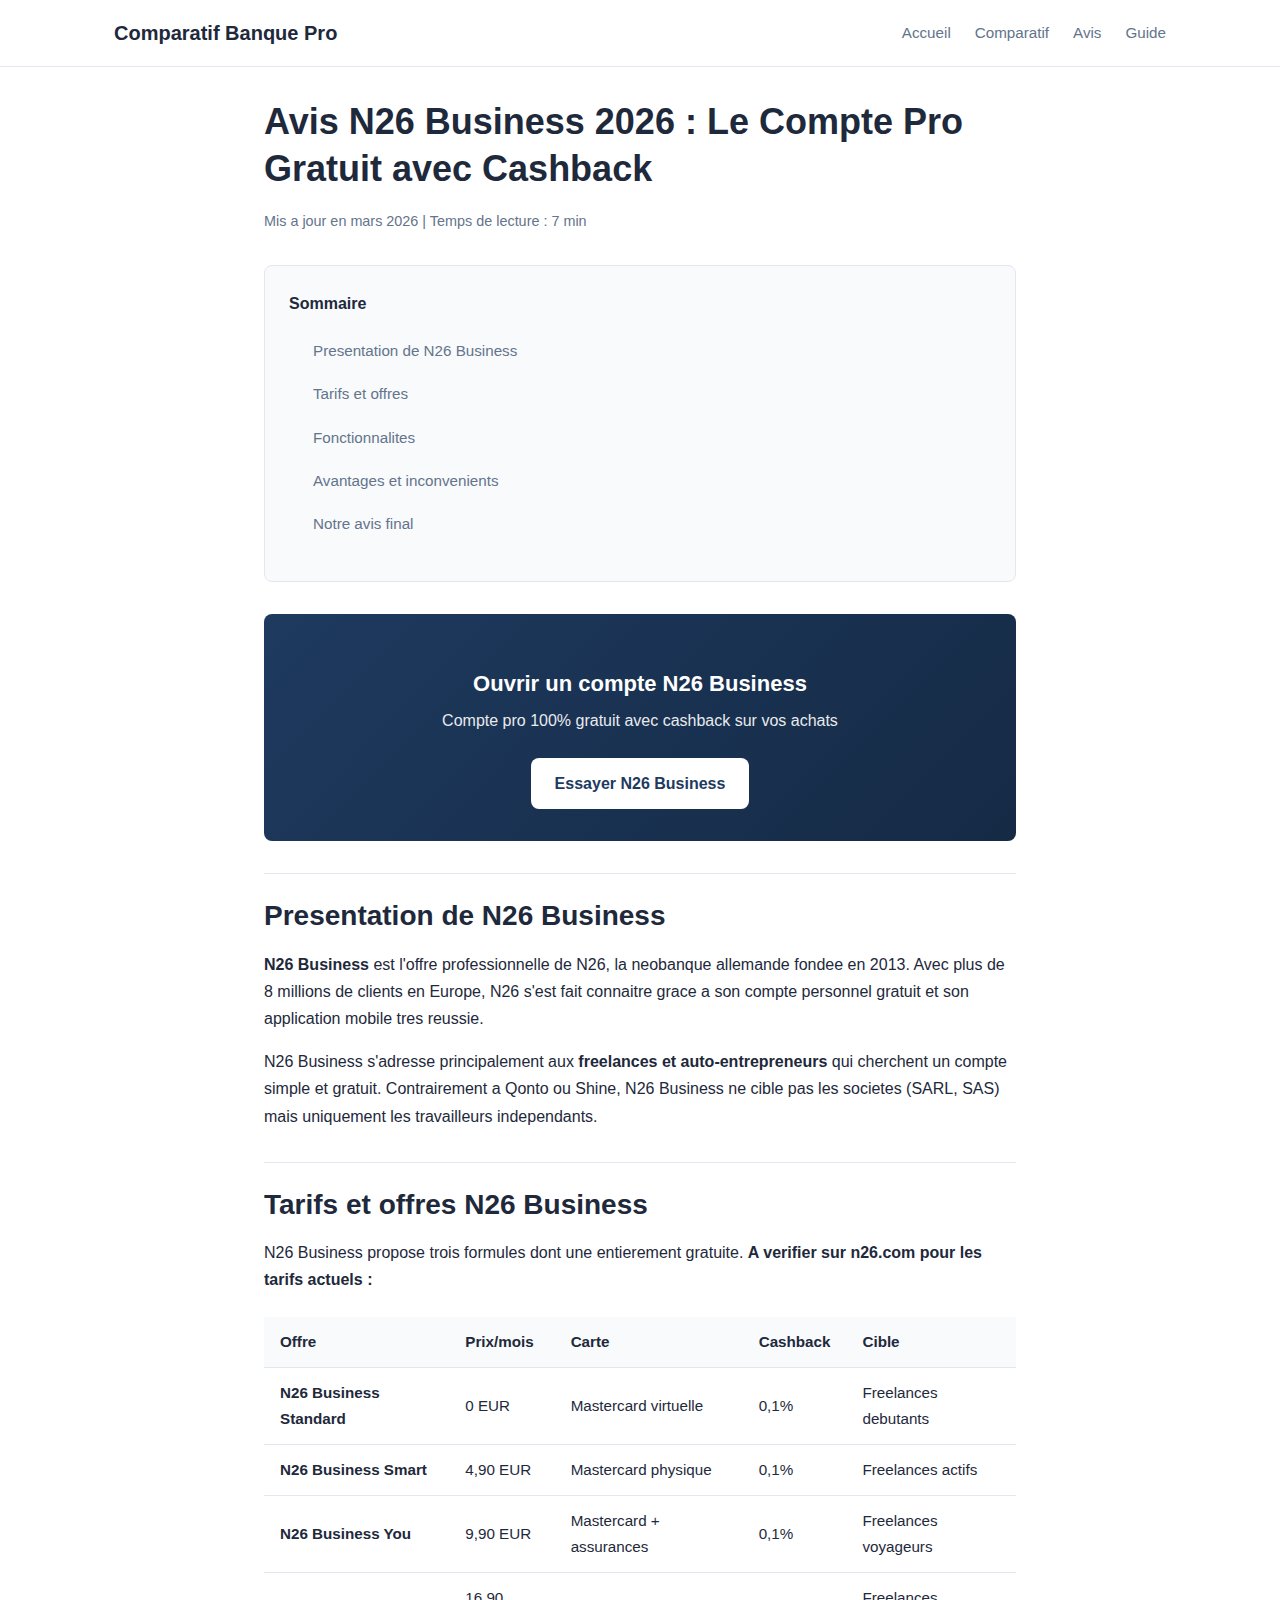
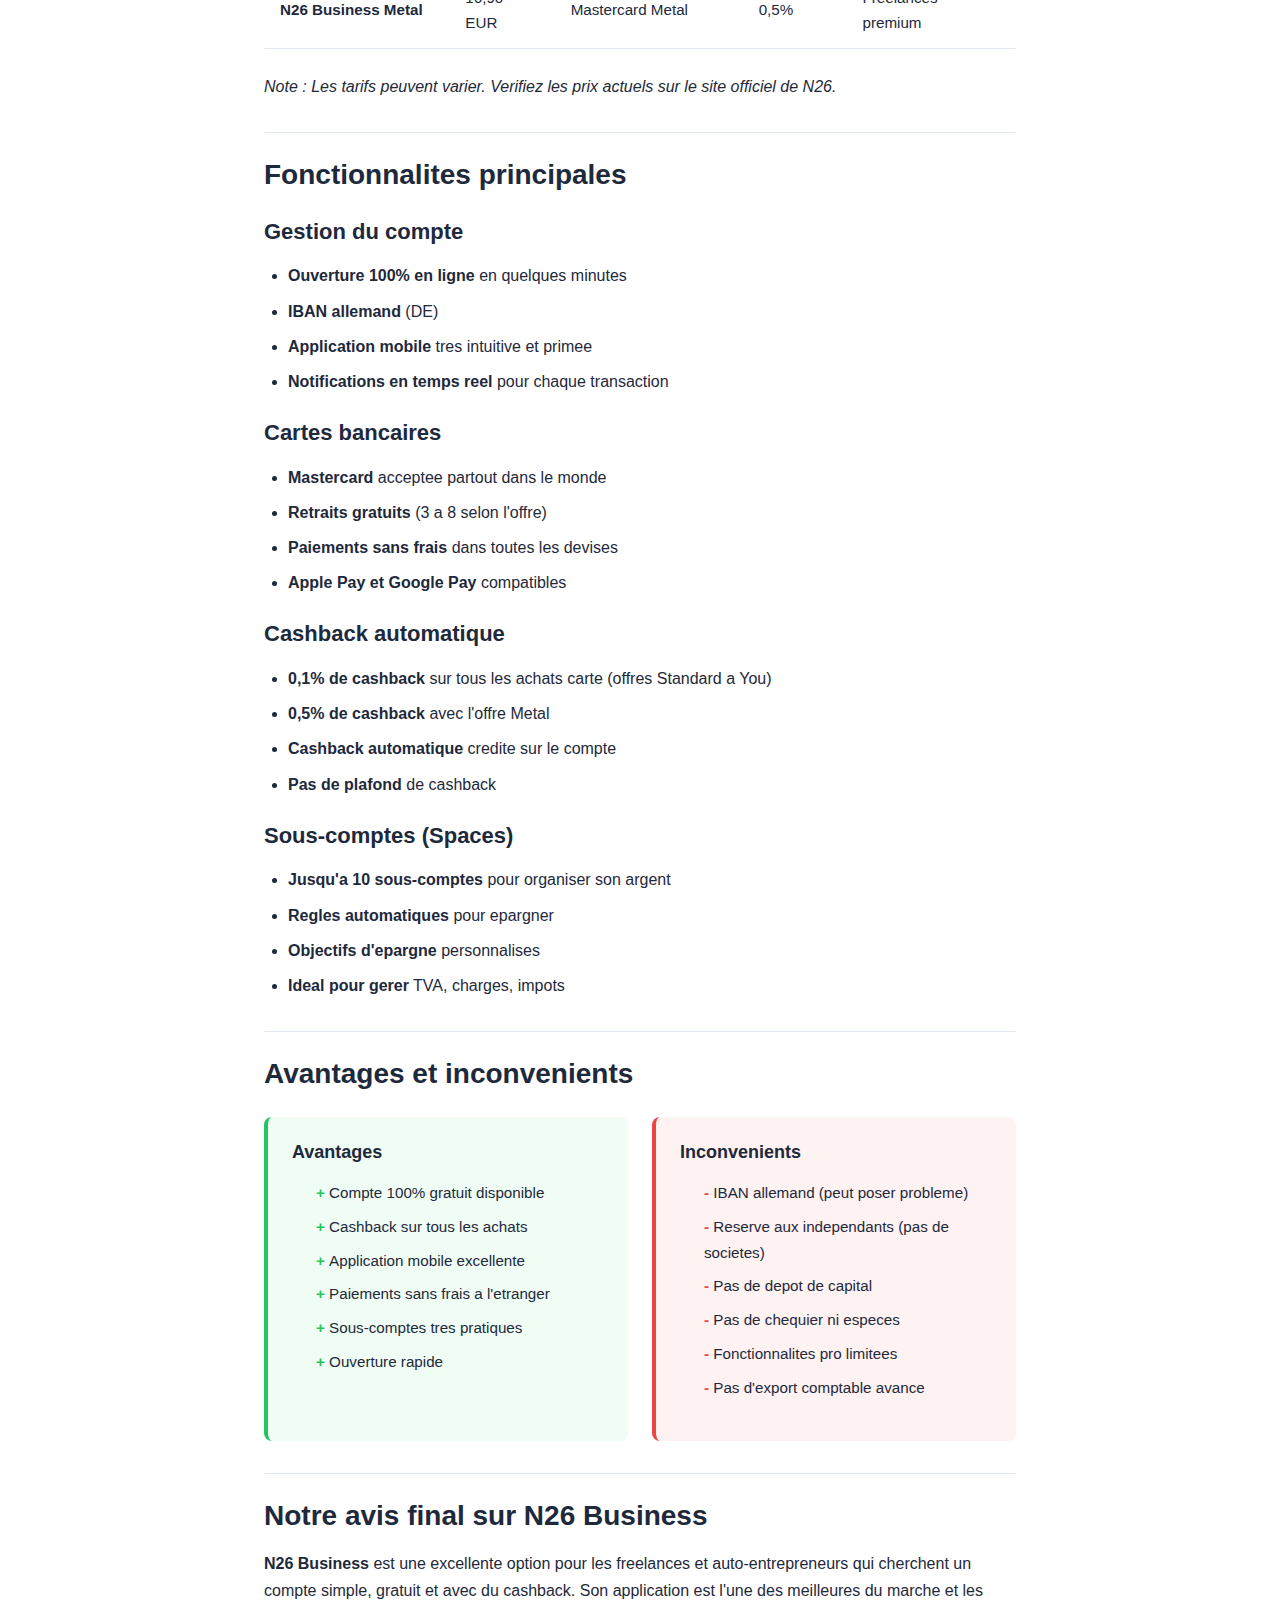
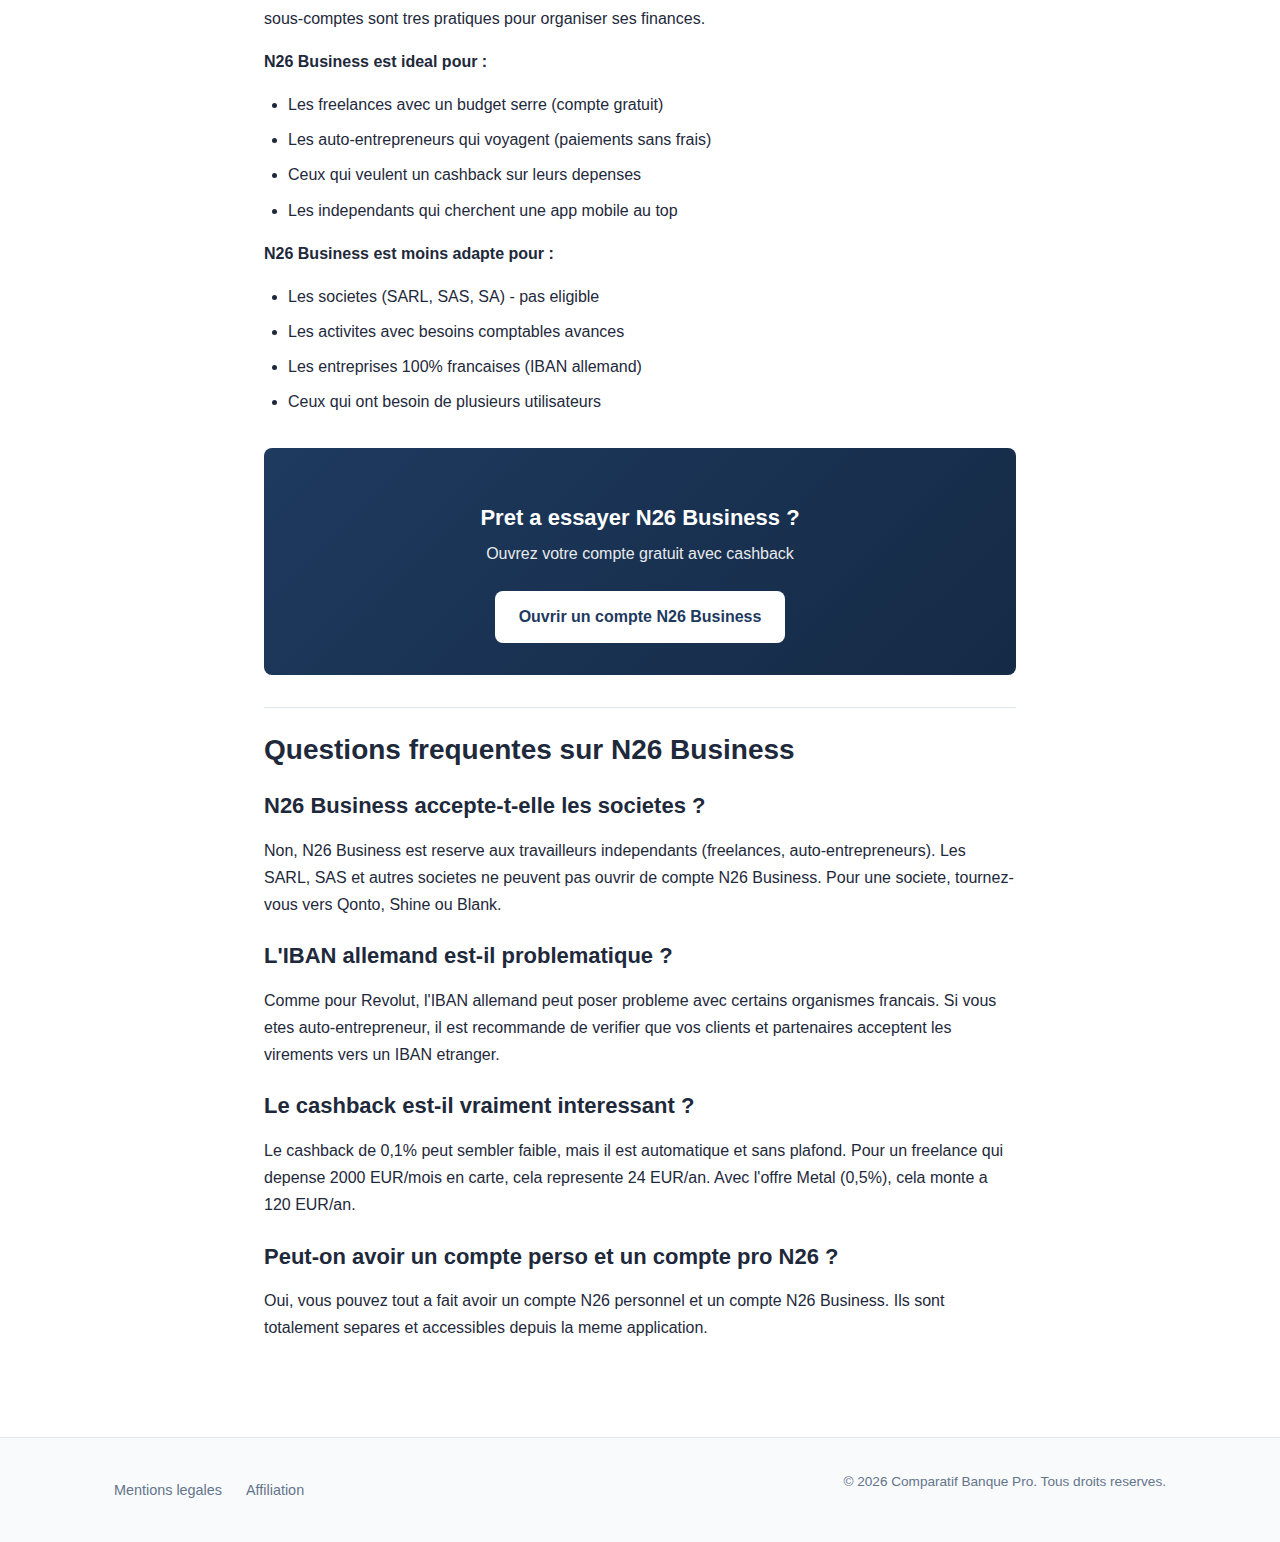
<file: avis-n26-business.html>
<!DOCTYPE html>
<html lang="fr">
<head>
  <meta charset="UTF-8">
  <meta name="viewport" content="width=device-width, initial-scale=1.0">

  <!-- SEO -->
  <title>Avis N26 Business 2026 : Test Complet | Comparatif Banque Pro</title>
  <meta name="description" content="Notre avis sur N26 Business apres test complet : tarifs, cashback, fonctionnalites. Le compte pro gratuit de N26 vaut-il le coup en 2026 ?">
  <meta name="robots" content="index, follow">
  <link rel="canonical" href="https://comparatif-banque-pro.fr/avis-n26-business">

  <!-- Open Graph -->
  <meta property="og:title" content="Avis N26 Business 2026 : Test Complet">
  <meta property="og:description" content="Notre avis detaille sur N26 Business, la neobanque allemande pour independants.">
  <meta property="og:type" content="article">
  <meta property="og:url" content="https://comparatif-banque-pro.fr/avis-n26-business">

  <!-- CSS -->
  <link rel="stylesheet" href="/css/style.css">
</head>
<body>

  <!-- HEADER -->
  <header class="header">
    <div class="container header__inner">
      <a href="/" class="header__logo">Comparatif Banque Pro</a>
      <nav class="header__nav">
        <a href="/">Accueil</a>
        <a href="/meilleure-banque-pro">Comparatif</a>
        <a href="/avis">Avis</a>
        <a href="/guide">Guide</a>
      </nav>
    </div>
  </header>

  <!-- ARTICLE -->
  <article class="article">
    <div class="article__header">
      <h1>Avis N26 Business 2026 : Le Compte Pro Gratuit avec Cashback</h1>
      <p class="article__meta">Mis a jour en mars 2026 | Temps de lecture : 7 min</p>
    </div>

    <div class="article__content">

      <!-- TOC -->
      <div class="toc">
        <p class="toc__title"><strong>Sommaire</strong></p>
        <ul>
          <li><a href="#presentation">Presentation de N26 Business</a></li>
          <li><a href="#tarifs">Tarifs et offres</a></li>
          <li><a href="#fonctionnalites">Fonctionnalites</a></li>
          <li><a href="#avantages-inconvenients">Avantages et inconvenients</a></li>
          <li><a href="#avis">Notre avis final</a></li>
        </ul>
      </div>

      <!-- CTA -->
      <div class="cta-box">
        <h3>Ouvrir un compte N26 Business</h3>
        <p>Compte pro 100% gratuit avec cashback sur vos achats</p>
        <a href="#" class="btn" target="_blank" rel="noopener sponsored">Essayer N26 Business</a>
      </div>

      <h2 id="presentation">Presentation de N26 Business</h2>
      <p>
        <strong>N26 Business</strong> est l'offre professionnelle de N26, la neobanque allemande fondee en 2013.
        Avec plus de 8 millions de clients en Europe, N26 s'est fait connaitre grace a son compte
        personnel gratuit et son application mobile tres reussie.
      </p>
      <p>
        N26 Business s'adresse principalement aux <strong>freelances et auto-entrepreneurs</strong> qui
        cherchent un compte simple et gratuit. Contrairement a Qonto ou Shine, N26 Business ne cible
        pas les societes (SARL, SAS) mais uniquement les travailleurs independants.
      </p>

      <h2 id="tarifs">Tarifs et offres N26 Business</h2>
      <p>
        N26 Business propose trois formules dont une entierement gratuite.
        <strong>A verifier sur n26.com pour les tarifs actuels :</strong>
      </p>

      <div class="table-wrapper">
        <table class="table">
          <thead>
            <tr>
              <th>Offre</th>
              <th>Prix/mois</th>
              <th>Carte</th>
              <th>Cashback</th>
              <th>Cible</th>
            </tr>
          </thead>
          <tbody>
            <tr>
              <td><strong>N26 Business Standard</strong></td>
              <td>0 EUR</td>
              <td>Mastercard virtuelle</td>
              <td>0,1%</td>
              <td>Freelances debutants</td>
            </tr>
            <tr>
              <td><strong>N26 Business Smart</strong></td>
              <td>4,90 EUR</td>
              <td>Mastercard physique</td>
              <td>0,1%</td>
              <td>Freelances actifs</td>
            </tr>
            <tr>
              <td><strong>N26 Business You</strong></td>
              <td>9,90 EUR</td>
              <td>Mastercard + assurances</td>
              <td>0,1%</td>
              <td>Freelances voyageurs</td>
            </tr>
            <tr>
              <td><strong>N26 Business Metal</strong></td>
              <td>16,90 EUR</td>
              <td>Mastercard Metal</td>
              <td>0,5%</td>
              <td>Freelances premium</td>
            </tr>
          </tbody>
        </table>
      </div>

      <p><em>Note : Les tarifs peuvent varier. Verifiez les prix actuels sur le site officiel de N26.</em></p>

      <h2 id="fonctionnalites">Fonctionnalites principales</h2>

      <h3>Gestion du compte</h3>
      <ul>
        <li><strong>Ouverture 100% en ligne</strong> en quelques minutes</li>
        <li><strong>IBAN allemand</strong> (DE)</li>
        <li><strong>Application mobile</strong> tres intuitive et primee</li>
        <li><strong>Notifications en temps reel</strong> pour chaque transaction</li>
      </ul>

      <h3>Cartes bancaires</h3>
      <ul>
        <li><strong>Mastercard</strong> acceptee partout dans le monde</li>
        <li><strong>Retraits gratuits</strong> (3 a 8 selon l'offre)</li>
        <li><strong>Paiements sans frais</strong> dans toutes les devises</li>
        <li><strong>Apple Pay et Google Pay</strong> compatibles</li>
      </ul>

      <h3>Cashback automatique</h3>
      <ul>
        <li><strong>0,1% de cashback</strong> sur tous les achats carte (offres Standard a You)</li>
        <li><strong>0,5% de cashback</strong> avec l'offre Metal</li>
        <li><strong>Cashback automatique</strong> credite sur le compte</li>
        <li><strong>Pas de plafond</strong> de cashback</li>
      </ul>

      <h3>Sous-comptes (Spaces)</h3>
      <ul>
        <li><strong>Jusqu'a 10 sous-comptes</strong> pour organiser son argent</li>
        <li><strong>Regles automatiques</strong> pour epargner</li>
        <li><strong>Objectifs d'epargne</strong> personnalises</li>
        <li><strong>Ideal pour gerer</strong> TVA, charges, impots</li>
      </ul>

      <h2 id="avantages-inconvenients">Avantages et inconvenients</h2>

      <div class="pros-cons">
        <div class="pros">
          <h4>Avantages</h4>
          <ul>
            <li>Compte 100% gratuit disponible</li>
            <li>Cashback sur tous les achats</li>
            <li>Application mobile excellente</li>
            <li>Paiements sans frais a l'etranger</li>
            <li>Sous-comptes tres pratiques</li>
            <li>Ouverture rapide</li>
          </ul>
        </div>
        <div class="cons">
          <h4>Inconvenients</h4>
          <ul>
            <li>IBAN allemand (peut poser probleme)</li>
            <li>Reserve aux independants (pas de societes)</li>
            <li>Pas de depot de capital</li>
            <li>Pas de chequier ni especes</li>
            <li>Fonctionnalites pro limitees</li>
            <li>Pas d'export comptable avance</li>
          </ul>
        </div>
      </div>

      <h2 id="avis">Notre avis final sur N26 Business</h2>
      <p>
        <strong>N26 Business</strong> est une excellente option pour les freelances et auto-entrepreneurs
        qui cherchent un compte simple, gratuit et avec du cashback. Son application est l'une des
        meilleures du marche et les sous-comptes sont tres pratiques pour organiser ses finances.
      </p>
      <p>
        <strong>N26 Business est ideal pour :</strong>
      </p>
      <ul>
        <li>Les freelances avec un budget serre (compte gratuit)</li>
        <li>Les auto-entrepreneurs qui voyagent (paiements sans frais)</li>
        <li>Ceux qui veulent un cashback sur leurs depenses</li>
        <li>Les independants qui cherchent une app mobile au top</li>
      </ul>
      <p>
        <strong>N26 Business est moins adapte pour :</strong>
      </p>
      <ul>
        <li>Les societes (SARL, SAS, SA) - pas eligible</li>
        <li>Les activites avec besoins comptables avances</li>
        <li>Les entreprises 100% francaises (IBAN allemand)</li>
        <li>Ceux qui ont besoin de plusieurs utilisateurs</li>
      </ul>

      <div class="cta-box">
        <h3>Pret a essayer N26 Business ?</h3>
        <p>Ouvrez votre compte gratuit avec cashback</p>
        <a href="#" class="btn" target="_blank" rel="noopener sponsored">Ouvrir un compte N26 Business</a>
      </div>

      <h2>Questions frequentes sur N26 Business</h2>

      <h3>N26 Business accepte-t-elle les societes ?</h3>
      <p>
        Non, N26 Business est reserve aux travailleurs independants (freelances, auto-entrepreneurs).
        Les SARL, SAS et autres societes ne peuvent pas ouvrir de compte N26 Business.
        Pour une societe, tournez-vous vers Qonto, Shine ou Blank.
      </p>

      <h3>L'IBAN allemand est-il problematique ?</h3>
      <p>
        Comme pour Revolut, l'IBAN allemand peut poser probleme avec certains organismes francais.
        Si vous etes auto-entrepreneur, il est recommande de verifier que vos clients et
        partenaires acceptent les virements vers un IBAN etranger.
      </p>

      <h3>Le cashback est-il vraiment interessant ?</h3>
      <p>
        Le cashback de 0,1% peut sembler faible, mais il est automatique et sans plafond.
        Pour un freelance qui depense 2000 EUR/mois en carte, cela represente 24 EUR/an.
        Avec l'offre Metal (0,5%), cela monte a 120 EUR/an.
      </p>

      <h3>Peut-on avoir un compte perso et un compte pro N26 ?</h3>
      <p>
        Oui, vous pouvez tout a fait avoir un compte N26 personnel et un compte N26 Business.
        Ils sont totalement separes et accessibles depuis la meme application.
      </p>

    </div>
  </article>

  <!-- FOOTER -->
  <footer class="footer">
    <div class="container footer__inner">
      <div class="footer__links">
        <a href="/mentions-legales">Mentions legales</a>
        <a href="/mentions-legales#affiliation">Affiliation</a>
      </div>
      <p class="footer__copy">&copy; 2026 Comparatif Banque Pro. Tous droits reserves.</p>
    </div>
  </footer>

</body>
</html>
</file>
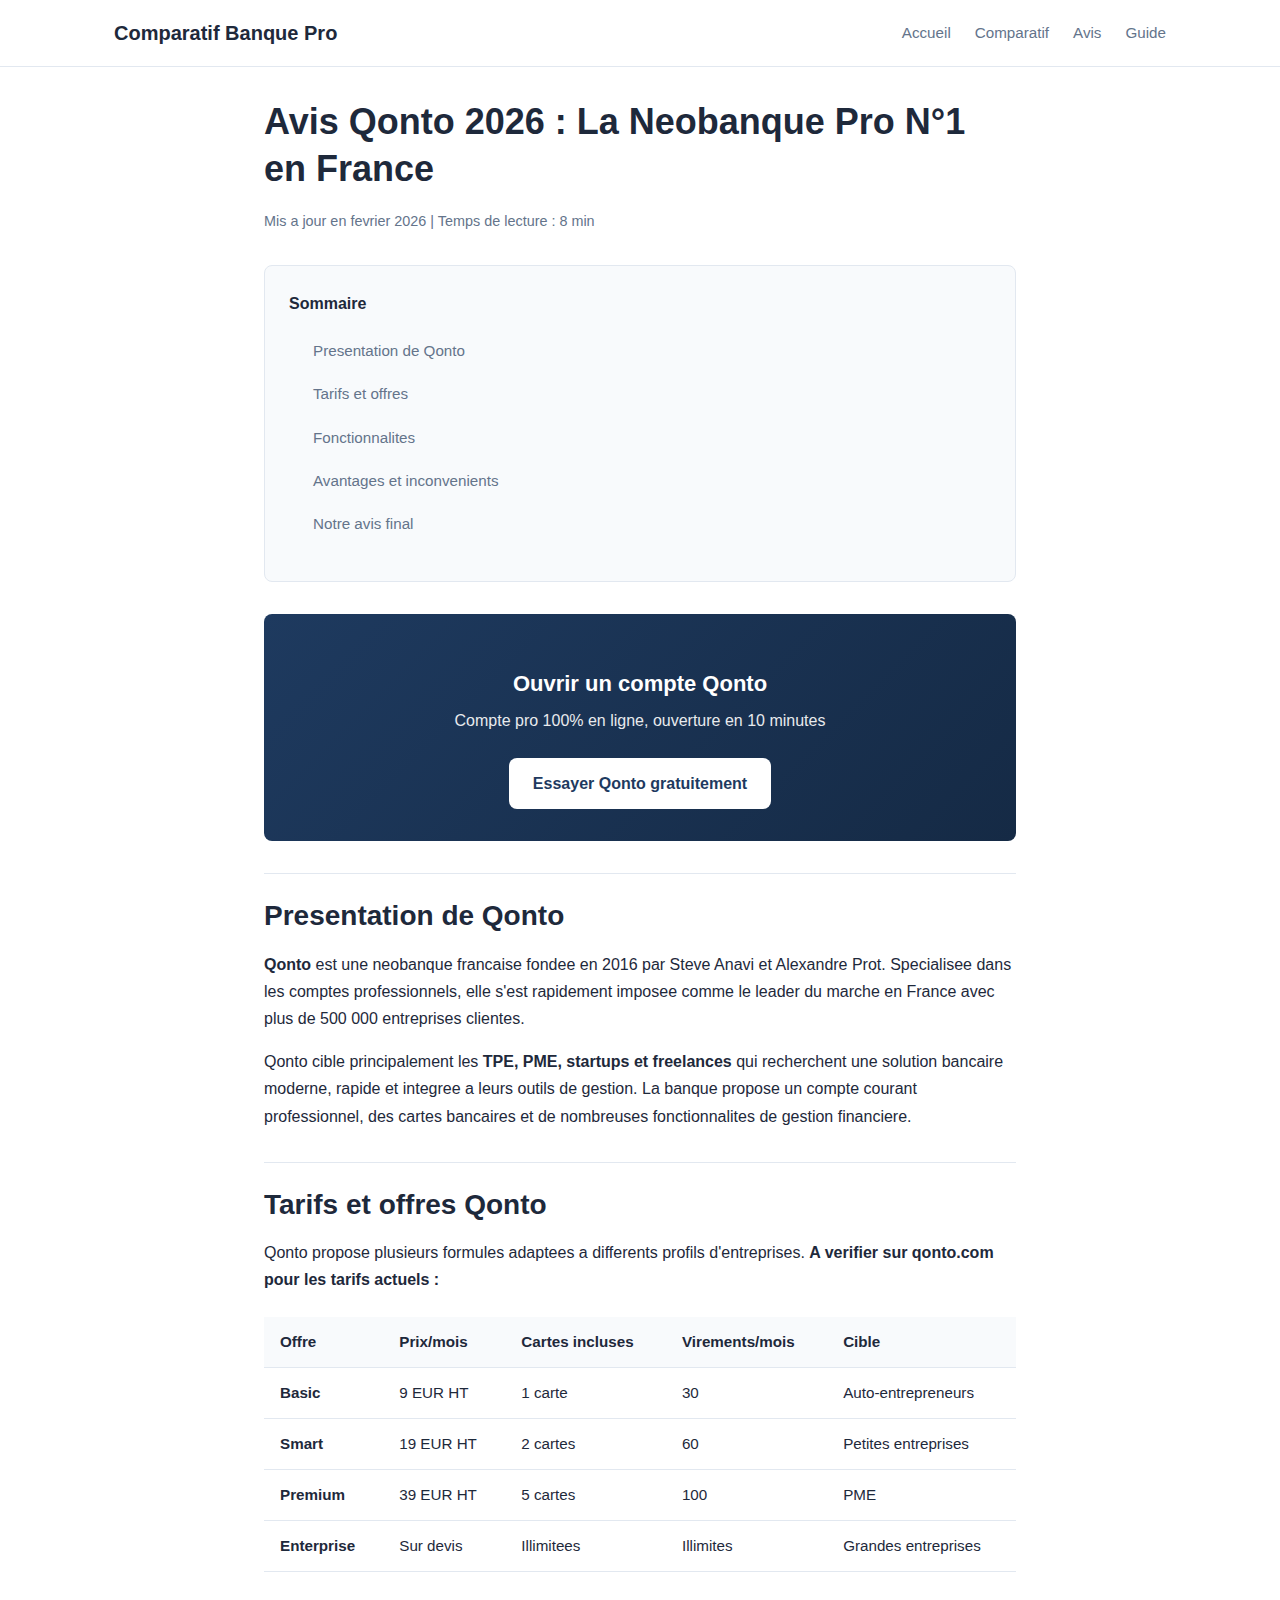
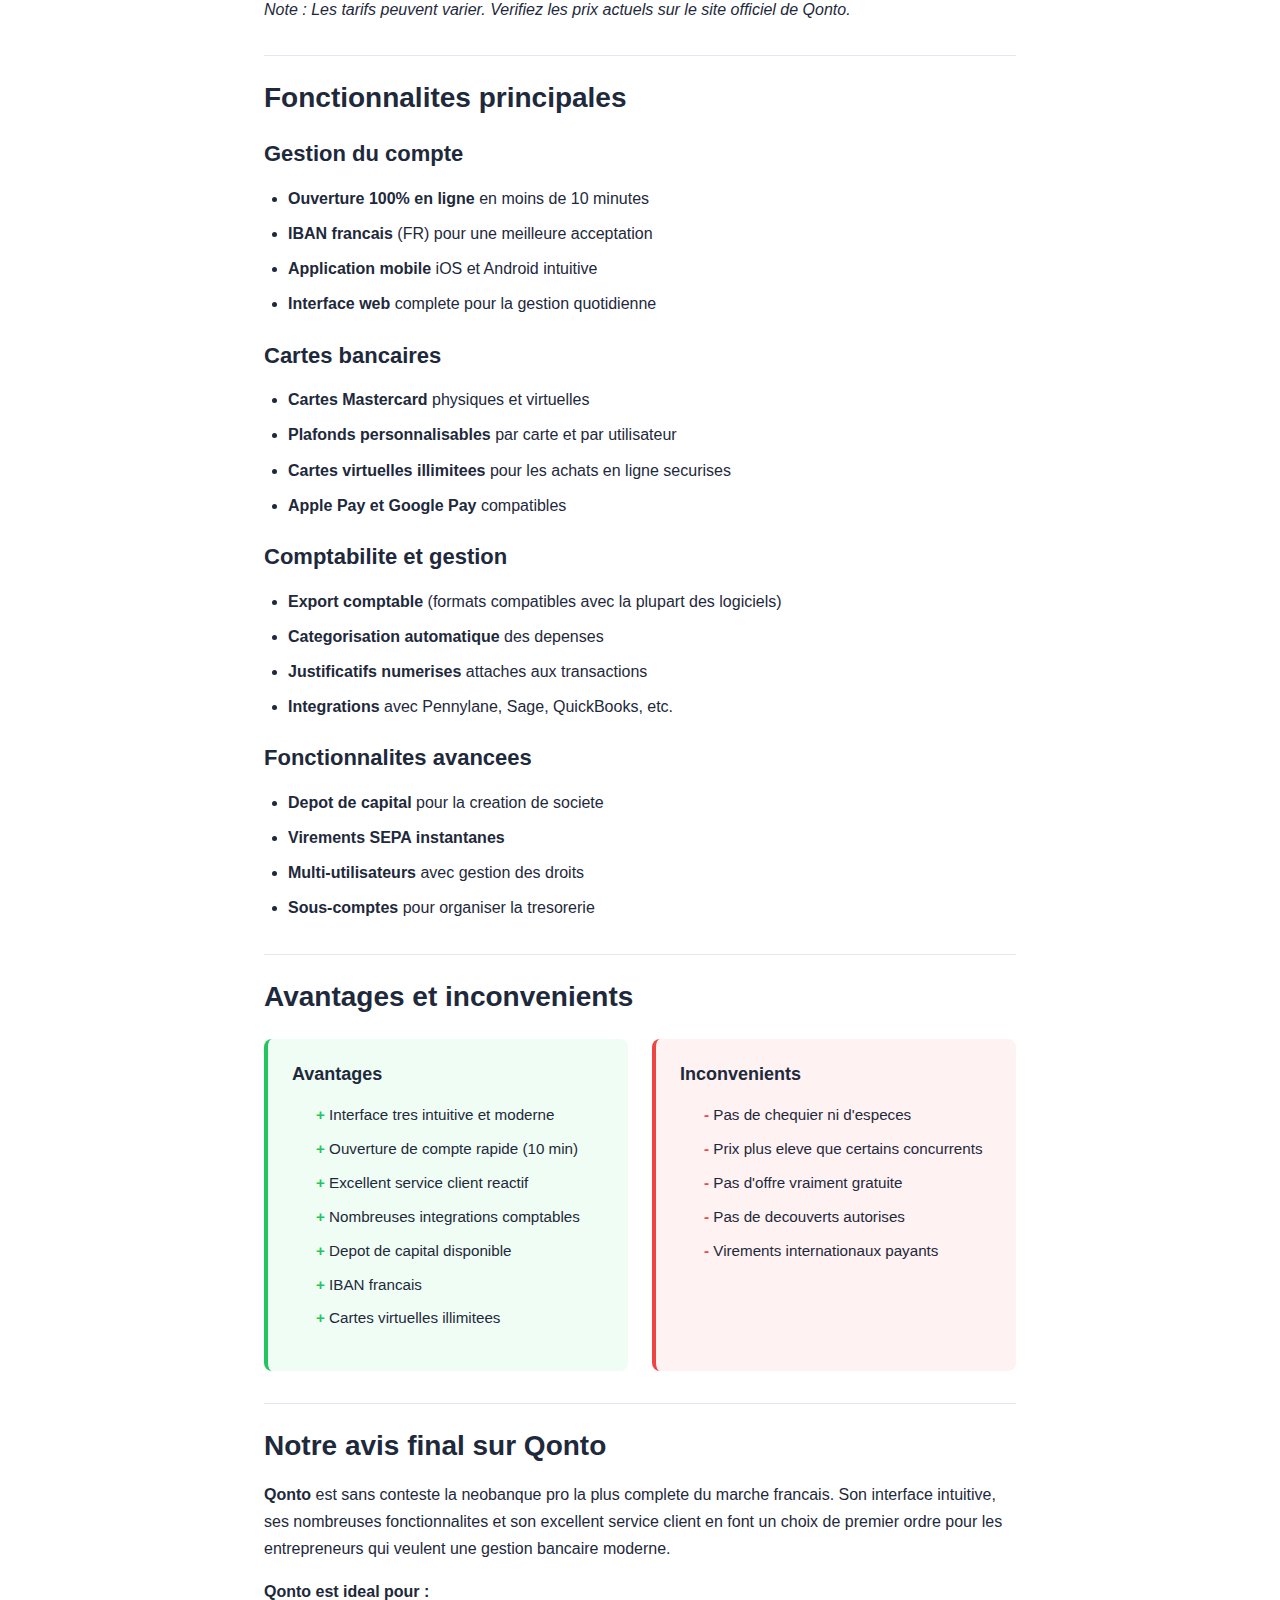
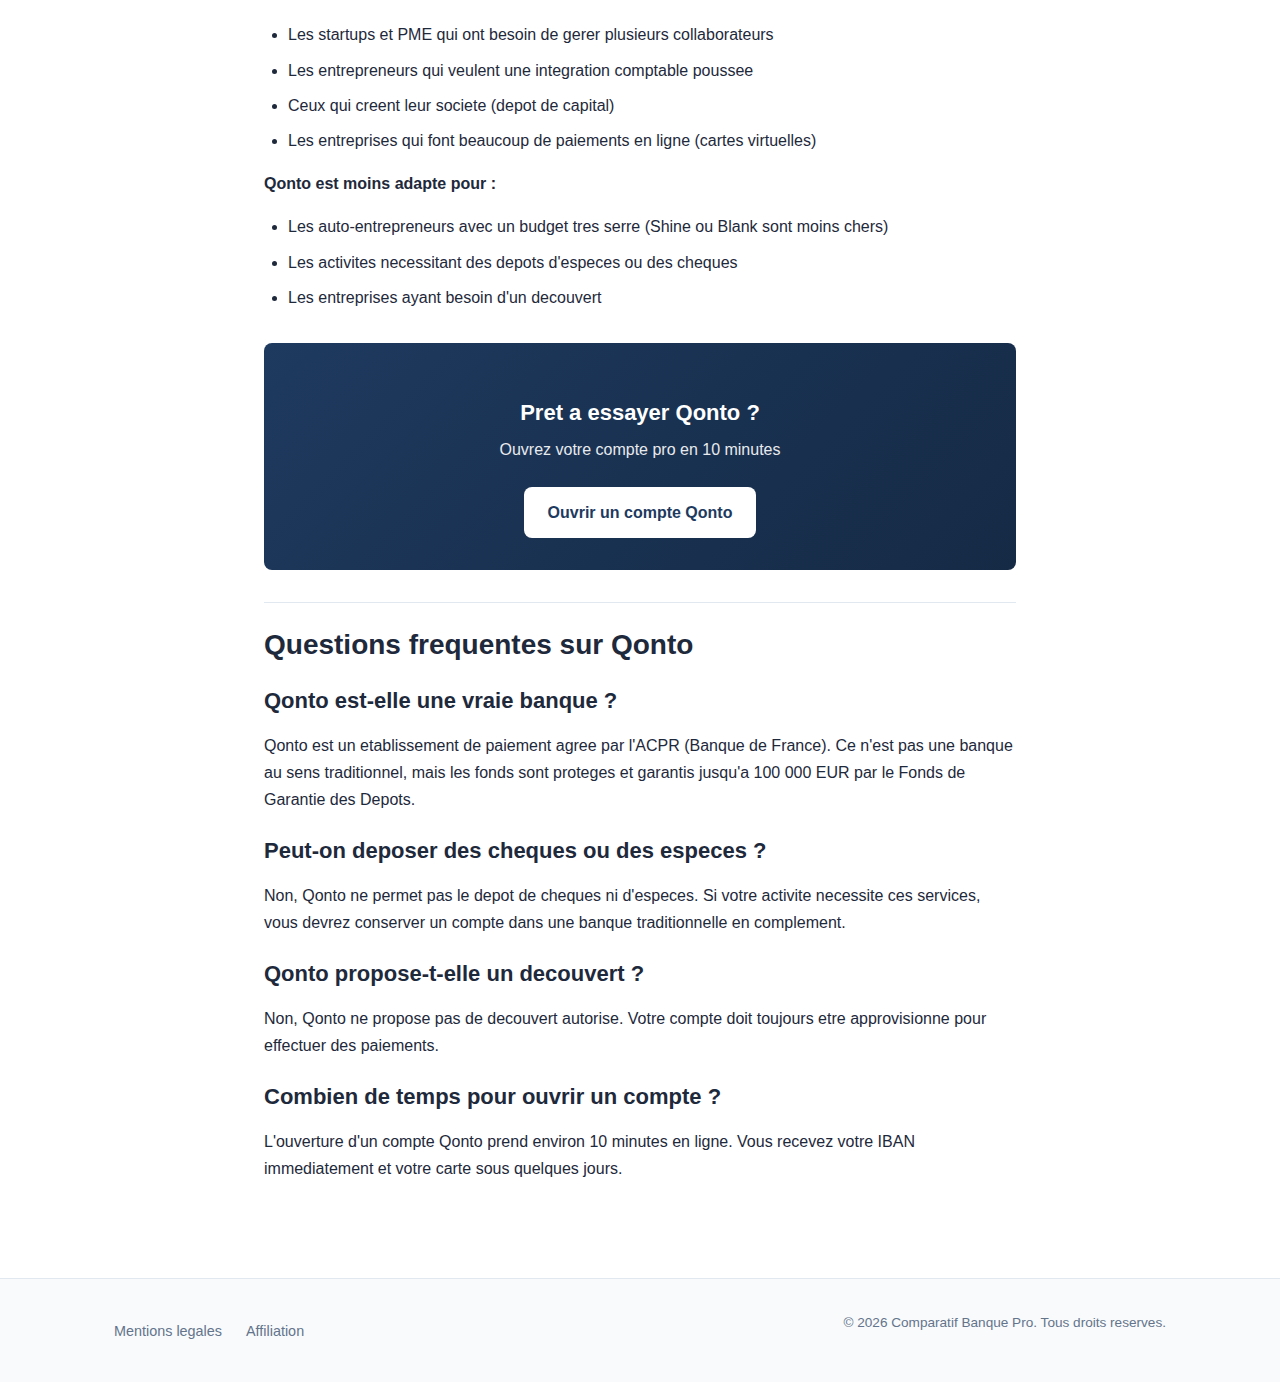
<file: avis-qonto.html>
<!DOCTYPE html>
<html lang="fr">
<head>
  <meta charset="UTF-8">
  <meta name="viewport" content="width=device-width, initial-scale=1.0">

  <!-- SEO -->
  <title>Avis Qonto 2026 : Test Complet de la Neobanque Pro | Comparatif Banque Pro</title>
  <meta name="description" content="Notre avis sur Qonto apres test complet : tarifs, fonctionnalites, service client. La neobanque pro leader en France vaut-elle le coup en 2026 ?">
  <meta name="robots" content="index, follow">
  <link rel="canonical" href="https://comparatif-banque-pro.fr/avis-qonto">

  <!-- Open Graph -->
  <meta property="og:title" content="Avis Qonto 2026 : Test Complet">
  <meta property="og:description" content="Notre avis detaille sur Qonto, la neobanque pro leader en France.">
  <meta property="og:type" content="article">
  <meta property="og:url" content="https://comparatif-banque-pro.fr/avis-qonto">

  <!-- CSS -->
  <link rel="stylesheet" href="/css/style.css">
</head>
<body>

  <!-- HEADER -->
  <header class="header">
    <div class="container header__inner">
      <a href="/" class="header__logo">Comparatif Banque Pro</a>
      <nav class="header__nav">
        <a href="/">Accueil</a>
        <a href="/meilleure-banque-pro">Comparatif</a>
        <a href="/avis">Avis</a>
        <a href="/guide">Guide</a>
      </nav>
    </div>
  </header>

  <!-- ARTICLE -->
  <article class="article">
    <div class="article__header">
      <h1>Avis Qonto 2026 : La Neobanque Pro N°1 en France</h1>
      <p class="article__meta">Mis a jour en fevrier 2026 | Temps de lecture : 8 min</p>
    </div>

    <div class="article__content">

      <!-- TOC -->
      <div class="toc">
        <p class="toc__title"><strong>Sommaire</strong></p>
        <ul>
          <li><a href="#presentation">Presentation de Qonto</a></li>
          <li><a href="#tarifs">Tarifs et offres</a></li>
          <li><a href="#fonctionnalites">Fonctionnalites</a></li>
          <li><a href="#avantages-inconvenients">Avantages et inconvenients</a></li>
          <li><a href="#avis">Notre avis final</a></li>
        </ul>
      </div>

      <!-- CTA -->
      <div class="cta-box">
        <h3>Ouvrir un compte Qonto</h3>
        <p>Compte pro 100% en ligne, ouverture en 10 minutes</p>
        <a href="#" class="btn" target="_blank" rel="noopener sponsored">Essayer Qonto gratuitement</a>
      </div>

      <h2 id="presentation">Presentation de Qonto</h2>
      <p>
        <strong>Qonto</strong> est une neobanque francaise fondee en 2016 par Steve Anavi et Alexandre Prot.
        Specialisee dans les comptes professionnels, elle s'est rapidement imposee comme le leader
        du marche en France avec plus de 500 000 entreprises clientes.
      </p>
      <p>
        Qonto cible principalement les <strong>TPE, PME, startups et freelances</strong> qui recherchent
        une solution bancaire moderne, rapide et integree a leurs outils de gestion. La banque propose
        un compte courant professionnel, des cartes bancaires et de nombreuses fonctionnalites
        de gestion financiere.
      </p>

      <h2 id="tarifs">Tarifs et offres Qonto</h2>
      <p>
        Qonto propose plusieurs formules adaptees a differents profils d'entreprises.
        <strong>A verifier sur qonto.com pour les tarifs actuels :</strong>
      </p>

      <div class="table-wrapper">
        <table class="table">
          <thead>
            <tr>
              <th>Offre</th>
              <th>Prix/mois</th>
              <th>Cartes incluses</th>
              <th>Virements/mois</th>
              <th>Cible</th>
            </tr>
          </thead>
          <tbody>
            <tr>
              <td><strong>Basic</strong></td>
              <td>9 EUR HT</td>
              <td>1 carte</td>
              <td>30</td>
              <td>Auto-entrepreneurs</td>
            </tr>
            <tr>
              <td><strong>Smart</strong></td>
              <td>19 EUR HT</td>
              <td>2 cartes</td>
              <td>60</td>
              <td>Petites entreprises</td>
            </tr>
            <tr>
              <td><strong>Premium</strong></td>
              <td>39 EUR HT</td>
              <td>5 cartes</td>
              <td>100</td>
              <td>PME</td>
            </tr>
            <tr>
              <td><strong>Enterprise</strong></td>
              <td>Sur devis</td>
              <td>Illimitees</td>
              <td>Illimites</td>
              <td>Grandes entreprises</td>
            </tr>
          </tbody>
        </table>
      </div>

      <p><em>Note : Les tarifs peuvent varier. Verifiez les prix actuels sur le site officiel de Qonto.</em></p>

      <h2 id="fonctionnalites">Fonctionnalites principales</h2>

      <h3>Gestion du compte</h3>
      <ul>
        <li><strong>Ouverture 100% en ligne</strong> en moins de 10 minutes</li>
        <li><strong>IBAN francais</strong> (FR) pour une meilleure acceptation</li>
        <li><strong>Application mobile</strong> iOS et Android intuitive</li>
        <li><strong>Interface web</strong> complete pour la gestion quotidienne</li>
      </ul>

      <h3>Cartes bancaires</h3>
      <ul>
        <li><strong>Cartes Mastercard</strong> physiques et virtuelles</li>
        <li><strong>Plafonds personnalisables</strong> par carte et par utilisateur</li>
        <li><strong>Cartes virtuelles illimitees</strong> pour les achats en ligne securises</li>
        <li><strong>Apple Pay et Google Pay</strong> compatibles</li>
      </ul>

      <h3>Comptabilite et gestion</h3>
      <ul>
        <li><strong>Export comptable</strong> (formats compatibles avec la plupart des logiciels)</li>
        <li><strong>Categorisation automatique</strong> des depenses</li>
        <li><strong>Justificatifs numerises</strong> attaches aux transactions</li>
        <li><strong>Integrations</strong> avec Pennylane, Sage, QuickBooks, etc.</li>
      </ul>

      <h3>Fonctionnalites avancees</h3>
      <ul>
        <li><strong>Depot de capital</strong> pour la creation de societe</li>
        <li><strong>Virements SEPA instantanes</strong></li>
        <li><strong>Multi-utilisateurs</strong> avec gestion des droits</li>
        <li><strong>Sous-comptes</strong> pour organiser la tresorerie</li>
      </ul>

      <h2 id="avantages-inconvenients">Avantages et inconvenients</h2>

      <div class="pros-cons">
        <div class="pros">
          <h4>Avantages</h4>
          <ul>
            <li>Interface tres intuitive et moderne</li>
            <li>Ouverture de compte rapide (10 min)</li>
            <li>Excellent service client reactif</li>
            <li>Nombreuses integrations comptables</li>
            <li>Depot de capital disponible</li>
            <li>IBAN francais</li>
            <li>Cartes virtuelles illimitees</li>
          </ul>
        </div>
        <div class="cons">
          <h4>Inconvenients</h4>
          <ul>
            <li>Pas de chequier ni d'especes</li>
            <li>Prix plus eleve que certains concurrents</li>
            <li>Pas d'offre vraiment gratuite</li>
            <li>Pas de decouverts autorises</li>
            <li>Virements internationaux payants</li>
          </ul>
        </div>
      </div>

      <h2 id="avis">Notre avis final sur Qonto</h2>
      <p>
        <strong>Qonto</strong> est sans conteste la neobanque pro la plus complete du marche francais.
        Son interface intuitive, ses nombreuses fonctionnalites et son excellent service client
        en font un choix de premier ordre pour les entrepreneurs qui veulent une gestion bancaire moderne.
      </p>
      <p>
        <strong>Qonto est ideal pour :</strong>
      </p>
      <ul>
        <li>Les startups et PME qui ont besoin de gerer plusieurs collaborateurs</li>
        <li>Les entrepreneurs qui veulent une integration comptable poussee</li>
        <li>Ceux qui creent leur societe (depot de capital)</li>
        <li>Les entreprises qui font beaucoup de paiements en ligne (cartes virtuelles)</li>
      </ul>
      <p>
        <strong>Qonto est moins adapte pour :</strong>
      </p>
      <ul>
        <li>Les auto-entrepreneurs avec un budget tres serre (Shine ou Blank sont moins chers)</li>
        <li>Les activites necessitant des depots d'especes ou des cheques</li>
        <li>Les entreprises ayant besoin d'un decouvert</li>
      </ul>

      <div class="cta-box">
        <h3>Pret a essayer Qonto ?</h3>
        <p>Ouvrez votre compte pro en 10 minutes</p>
        <a href="#" class="btn" target="_blank" rel="noopener sponsored">Ouvrir un compte Qonto</a>
      </div>

      <h2>Questions frequentes sur Qonto</h2>

      <h3>Qonto est-elle une vraie banque ?</h3>
      <p>
        Qonto est un etablissement de paiement agree par l'ACPR (Banque de France). Ce n'est pas
        une banque au sens traditionnel, mais les fonds sont proteges et garantis jusqu'a 100 000 EUR
        par le Fonds de Garantie des Depots.
      </p>

      <h3>Peut-on deposer des cheques ou des especes ?</h3>
      <p>
        Non, Qonto ne permet pas le depot de cheques ni d'especes. Si votre activite necessite
        ces services, vous devrez conserver un compte dans une banque traditionnelle en complement.
      </p>

      <h3>Qonto propose-t-elle un decouvert ?</h3>
      <p>
        Non, Qonto ne propose pas de decouvert autorise. Votre compte doit toujours etre
        approvisionne pour effectuer des paiements.
      </p>

      <h3>Combien de temps pour ouvrir un compte ?</h3>
      <p>
        L'ouverture d'un compte Qonto prend environ 10 minutes en ligne. Vous recevez votre
        IBAN immediatement et votre carte sous quelques jours.
      </p>

    </div>
  </article>

  <!-- FOOTER -->
  <footer class="footer">
    <div class="container footer__inner">
      <div class="footer__links">
        <a href="/mentions-legales">Mentions legales</a>
        <a href="/mentions-legales#affiliation">Affiliation</a>
      </div>
      <p class="footer__copy">&copy; 2026 Comparatif Banque Pro. Tous droits reserves.</p>
    </div>
  </footer>

</body>
</html>
</file>
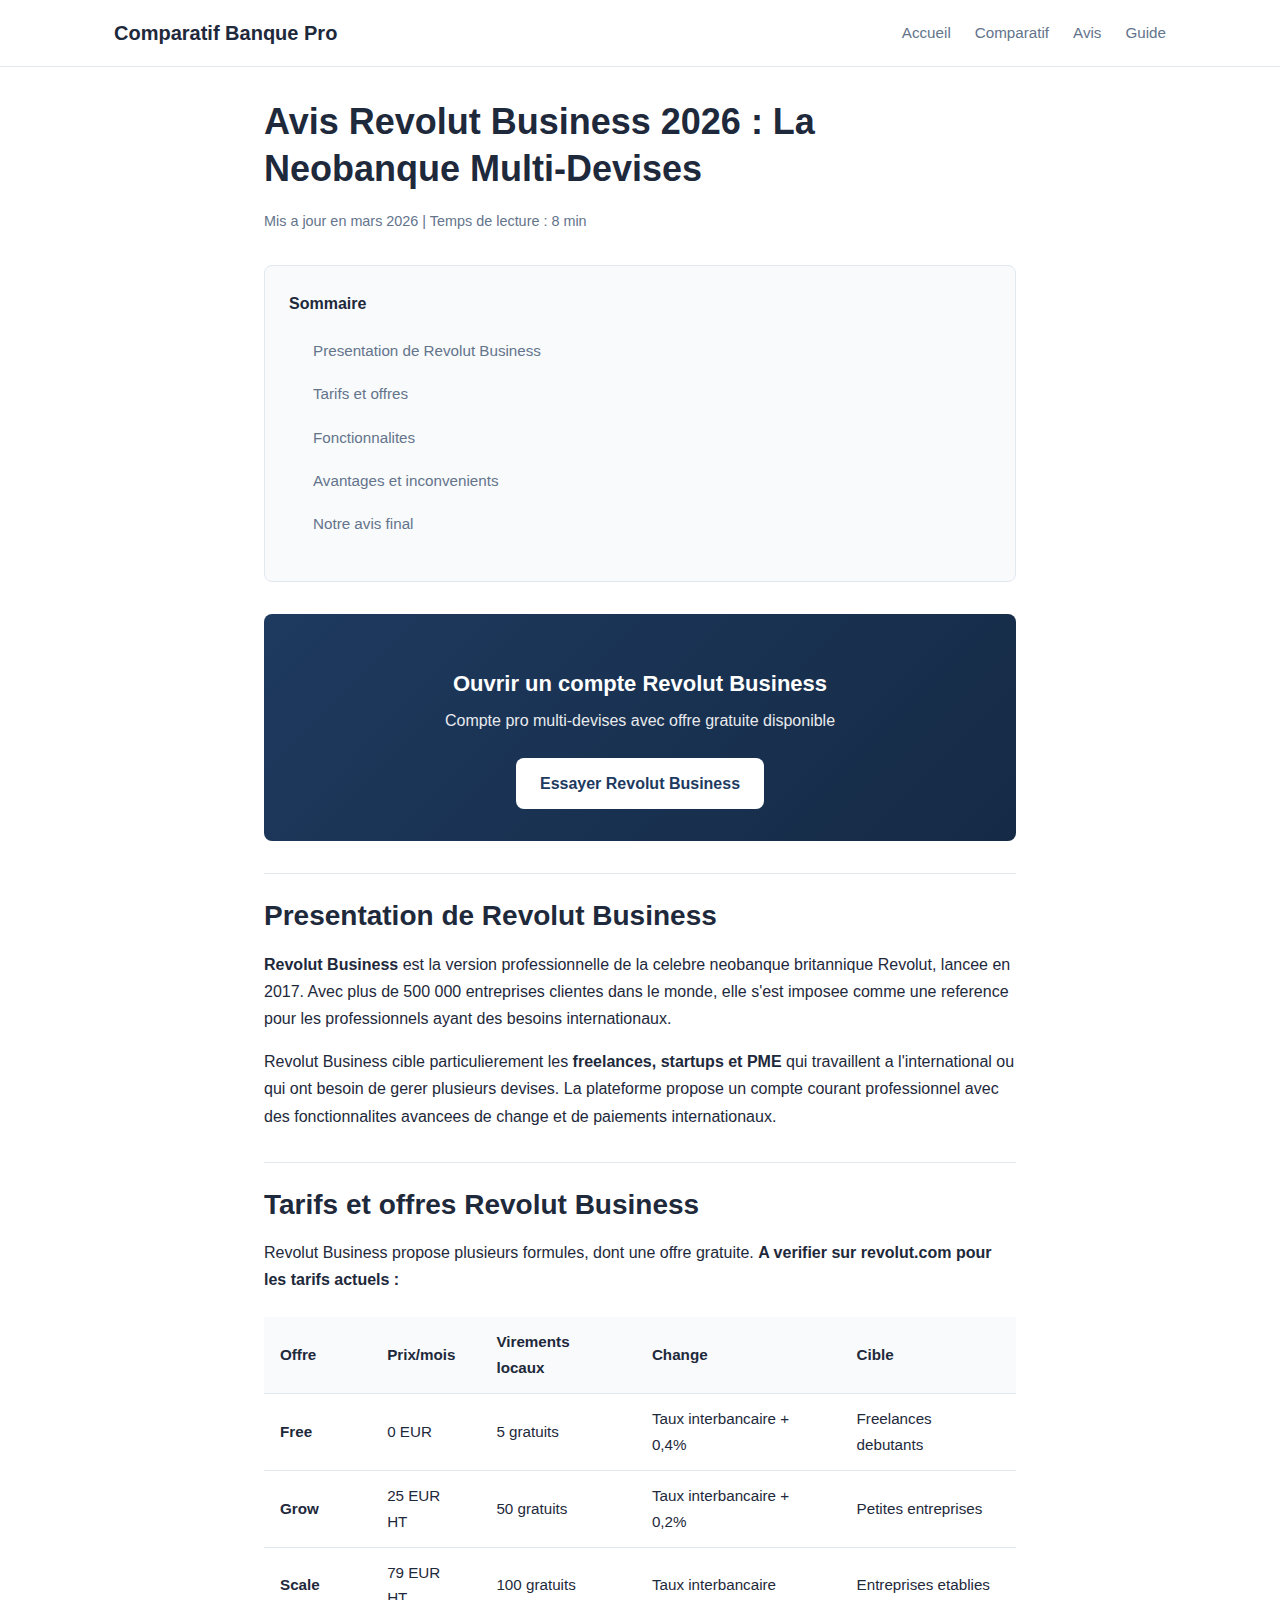
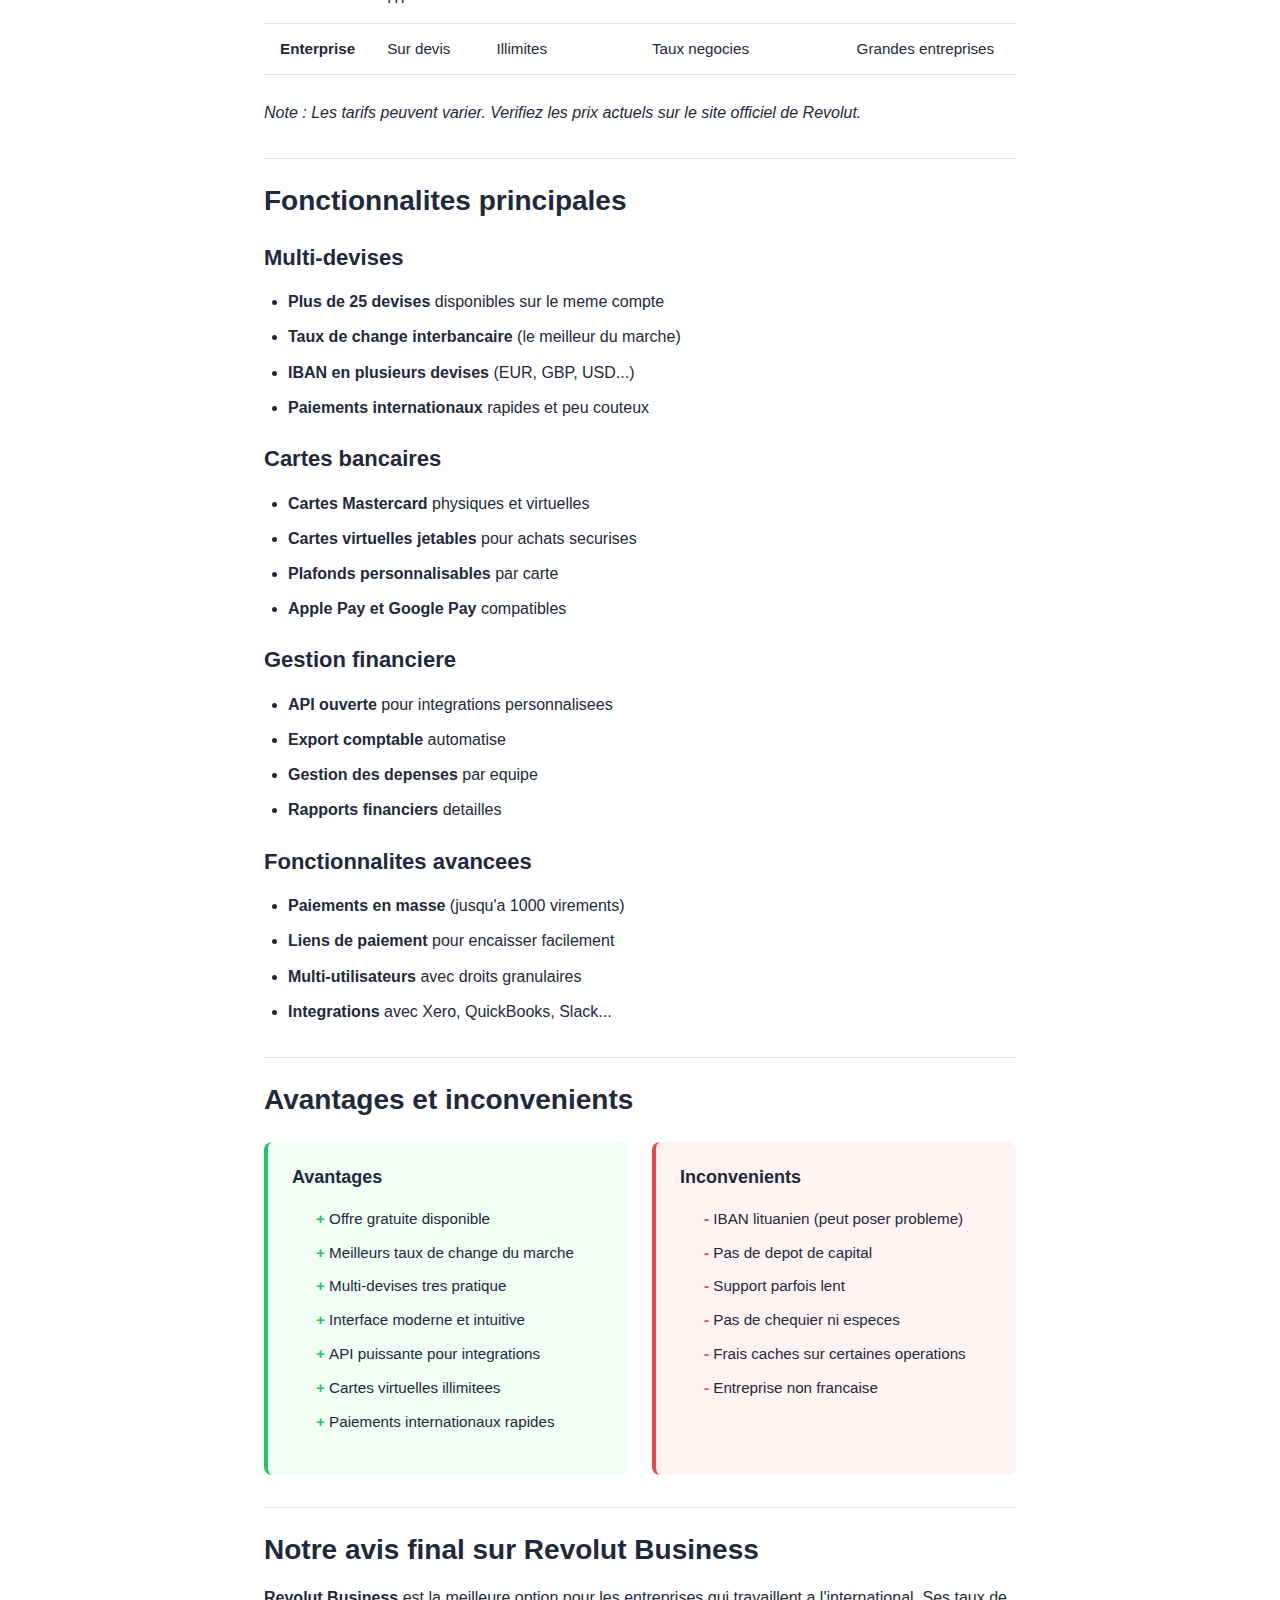
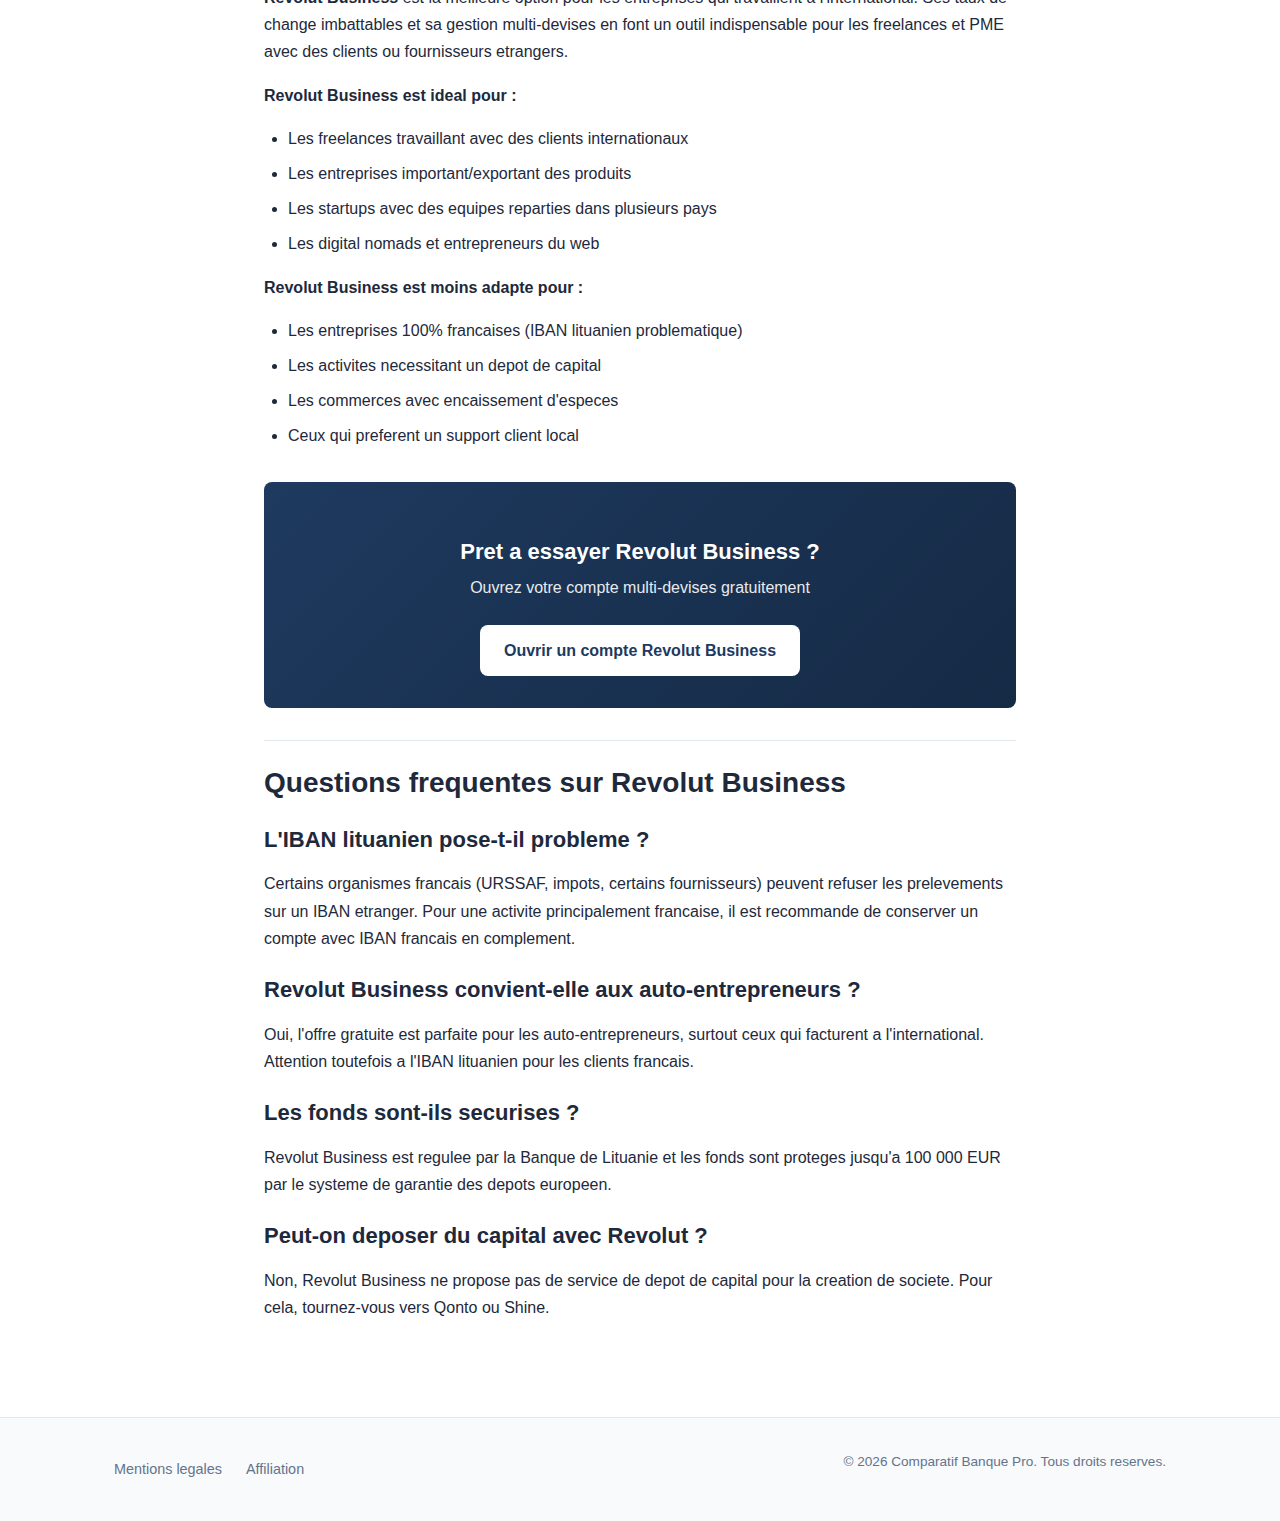
<file: avis-revolut-business.html>
<!DOCTYPE html>
<html lang="fr">
<head>
  <meta charset="UTF-8">
  <meta name="viewport" content="width=device-width, initial-scale=1.0">

  <!-- SEO -->
  <title>Avis Revolut Business 2026 : Test Complet | Comparatif Banque Pro</title>
  <meta name="description" content="Notre avis sur Revolut Business apres test complet : tarifs, fonctionnalites multi-devises, avantages et inconvenients. Le compte pro international vaut-il le coup en 2026 ?">
  <meta name="robots" content="index, follow">
  <link rel="canonical" href="https://comparatif-banque-pro.fr/avis-revolut-business">

  <!-- Open Graph -->
  <meta property="og:title" content="Avis Revolut Business 2026 : Test Complet">
  <meta property="og:description" content="Notre avis detaille sur Revolut Business, la neobanque internationale pour professionnels.">
  <meta property="og:type" content="article">
  <meta property="og:url" content="https://comparatif-banque-pro.fr/avis-revolut-business">

  <!-- CSS -->
  <link rel="stylesheet" href="/css/style.css">
</head>
<body>

  <!-- HEADER -->
  <header class="header">
    <div class="container header__inner">
      <a href="/" class="header__logo">Comparatif Banque Pro</a>
      <nav class="header__nav">
        <a href="/">Accueil</a>
        <a href="/meilleure-banque-pro">Comparatif</a>
        <a href="/avis">Avis</a>
        <a href="/guide">Guide</a>
      </nav>
    </div>
  </header>

  <!-- ARTICLE -->
  <article class="article">
    <div class="article__header">
      <h1>Avis Revolut Business 2026 : La Neobanque Multi-Devises</h1>
      <p class="article__meta">Mis a jour en mars 2026 | Temps de lecture : 8 min</p>
    </div>

    <div class="article__content">

      <!-- TOC -->
      <div class="toc">
        <p class="toc__title"><strong>Sommaire</strong></p>
        <ul>
          <li><a href="#presentation">Presentation de Revolut Business</a></li>
          <li><a href="#tarifs">Tarifs et offres</a></li>
          <li><a href="#fonctionnalites">Fonctionnalites</a></li>
          <li><a href="#avantages-inconvenients">Avantages et inconvenients</a></li>
          <li><a href="#avis">Notre avis final</a></li>
        </ul>
      </div>

      <!-- CTA -->
      <div class="cta-box">
        <h3>Ouvrir un compte Revolut Business</h3>
        <p>Compte pro multi-devises avec offre gratuite disponible</p>
        <a href="#" class="btn" target="_blank" rel="noopener sponsored">Essayer Revolut Business</a>
      </div>

      <h2 id="presentation">Presentation de Revolut Business</h2>
      <p>
        <strong>Revolut Business</strong> est la version professionnelle de la celebre neobanque britannique Revolut,
        lancee en 2017. Avec plus de 500 000 entreprises clientes dans le monde, elle s'est imposee comme
        une reference pour les professionnels ayant des besoins internationaux.
      </p>
      <p>
        Revolut Business cible particulierement les <strong>freelances, startups et PME</strong> qui travaillent
        a l'international ou qui ont besoin de gerer plusieurs devises. La plateforme propose un compte
        courant professionnel avec des fonctionnalites avancees de change et de paiements internationaux.
      </p>

      <h2 id="tarifs">Tarifs et offres Revolut Business</h2>
      <p>
        Revolut Business propose plusieurs formules, dont une offre gratuite.
        <strong>A verifier sur revolut.com pour les tarifs actuels :</strong>
      </p>

      <div class="table-wrapper">
        <table class="table">
          <thead>
            <tr>
              <th>Offre</th>
              <th>Prix/mois</th>
              <th>Virements locaux</th>
              <th>Change</th>
              <th>Cible</th>
            </tr>
          </thead>
          <tbody>
            <tr>
              <td><strong>Free</strong></td>
              <td>0 EUR</td>
              <td>5 gratuits</td>
              <td>Taux interbancaire + 0,4%</td>
              <td>Freelances debutants</td>
            </tr>
            <tr>
              <td><strong>Grow</strong></td>
              <td>25 EUR HT</td>
              <td>50 gratuits</td>
              <td>Taux interbancaire + 0,2%</td>
              <td>Petites entreprises</td>
            </tr>
            <tr>
              <td><strong>Scale</strong></td>
              <td>79 EUR HT</td>
              <td>100 gratuits</td>
              <td>Taux interbancaire</td>
              <td>Entreprises etablies</td>
            </tr>
            <tr>
              <td><strong>Enterprise</strong></td>
              <td>Sur devis</td>
              <td>Illimites</td>
              <td>Taux negocies</td>
              <td>Grandes entreprises</td>
            </tr>
          </tbody>
        </table>
      </div>

      <p><em>Note : Les tarifs peuvent varier. Verifiez les prix actuels sur le site officiel de Revolut.</em></p>

      <h2 id="fonctionnalites">Fonctionnalites principales</h2>

      <h3>Multi-devises</h3>
      <ul>
        <li><strong>Plus de 25 devises</strong> disponibles sur le meme compte</li>
        <li><strong>Taux de change interbancaire</strong> (le meilleur du marche)</li>
        <li><strong>IBAN en plusieurs devises</strong> (EUR, GBP, USD...)</li>
        <li><strong>Paiements internationaux</strong> rapides et peu couteux</li>
      </ul>

      <h3>Cartes bancaires</h3>
      <ul>
        <li><strong>Cartes Mastercard</strong> physiques et virtuelles</li>
        <li><strong>Cartes virtuelles jetables</strong> pour achats securises</li>
        <li><strong>Plafonds personnalisables</strong> par carte</li>
        <li><strong>Apple Pay et Google Pay</strong> compatibles</li>
      </ul>

      <h3>Gestion financiere</h3>
      <ul>
        <li><strong>API ouverte</strong> pour integrations personnalisees</li>
        <li><strong>Export comptable</strong> automatise</li>
        <li><strong>Gestion des depenses</strong> par equipe</li>
        <li><strong>Rapports financiers</strong> detailles</li>
      </ul>

      <h3>Fonctionnalites avancees</h3>
      <ul>
        <li><strong>Paiements en masse</strong> (jusqu'a 1000 virements)</li>
        <li><strong>Liens de paiement</strong> pour encaisser facilement</li>
        <li><strong>Multi-utilisateurs</strong> avec droits granulaires</li>
        <li><strong>Integrations</strong> avec Xero, QuickBooks, Slack...</li>
      </ul>

      <h2 id="avantages-inconvenients">Avantages et inconvenients</h2>

      <div class="pros-cons">
        <div class="pros">
          <h4>Avantages</h4>
          <ul>
            <li>Offre gratuite disponible</li>
            <li>Meilleurs taux de change du marche</li>
            <li>Multi-devises tres pratique</li>
            <li>Interface moderne et intuitive</li>
            <li>API puissante pour integrations</li>
            <li>Cartes virtuelles illimitees</li>
            <li>Paiements internationaux rapides</li>
          </ul>
        </div>
        <div class="cons">
          <h4>Inconvenients</h4>
          <ul>
            <li>IBAN lituanien (peut poser probleme)</li>
            <li>Pas de depot de capital</li>
            <li>Support parfois lent</li>
            <li>Pas de chequier ni especes</li>
            <li>Frais caches sur certaines operations</li>
            <li>Entreprise non francaise</li>
          </ul>
        </div>
      </div>

      <h2 id="avis">Notre avis final sur Revolut Business</h2>
      <p>
        <strong>Revolut Business</strong> est la meilleure option pour les entreprises qui travaillent
        a l'international. Ses taux de change imbattables et sa gestion multi-devises en font
        un outil indispensable pour les freelances et PME avec des clients ou fournisseurs etrangers.
      </p>
      <p>
        <strong>Revolut Business est ideal pour :</strong>
      </p>
      <ul>
        <li>Les freelances travaillant avec des clients internationaux</li>
        <li>Les entreprises important/exportant des produits</li>
        <li>Les startups avec des equipes reparties dans plusieurs pays</li>
        <li>Les digital nomads et entrepreneurs du web</li>
      </ul>
      <p>
        <strong>Revolut Business est moins adapte pour :</strong>
      </p>
      <ul>
        <li>Les entreprises 100% francaises (IBAN lituanien problematique)</li>
        <li>Les activites necessitant un depot de capital</li>
        <li>Les commerces avec encaissement d'especes</li>
        <li>Ceux qui preferent un support client local</li>
      </ul>

      <div class="cta-box">
        <h3>Pret a essayer Revolut Business ?</h3>
        <p>Ouvrez votre compte multi-devises gratuitement</p>
        <a href="#" class="btn" target="_blank" rel="noopener sponsored">Ouvrir un compte Revolut Business</a>
      </div>

      <h2>Questions frequentes sur Revolut Business</h2>

      <h3>L'IBAN lituanien pose-t-il probleme ?</h3>
      <p>
        Certains organismes francais (URSSAF, impots, certains fournisseurs) peuvent refuser
        les prelevements sur un IBAN etranger. Pour une activite principalement francaise,
        il est recommande de conserver un compte avec IBAN francais en complement.
      </p>

      <h3>Revolut Business convient-elle aux auto-entrepreneurs ?</h3>
      <p>
        Oui, l'offre gratuite est parfaite pour les auto-entrepreneurs, surtout ceux qui
        facturent a l'international. Attention toutefois a l'IBAN lituanien pour les clients francais.
      </p>

      <h3>Les fonds sont-ils securises ?</h3>
      <p>
        Revolut Business est regulee par la Banque de Lituanie et les fonds sont proteges
        jusqu'a 100 000 EUR par le systeme de garantie des depots europeen.
      </p>

      <h3>Peut-on deposer du capital avec Revolut ?</h3>
      <p>
        Non, Revolut Business ne propose pas de service de depot de capital pour la creation
        de societe. Pour cela, tournez-vous vers Qonto ou Shine.
      </p>

    </div>
  </article>

  <!-- FOOTER -->
  <footer class="footer">
    <div class="container footer__inner">
      <div class="footer__links">
        <a href="/mentions-legales">Mentions legales</a>
        <a href="/mentions-legales#affiliation">Affiliation</a>
      </div>
      <p class="footer__copy">&copy; 2026 Comparatif Banque Pro. Tous droits reserves.</p>
    </div>
  </footer>

</body>
</html>
</file>
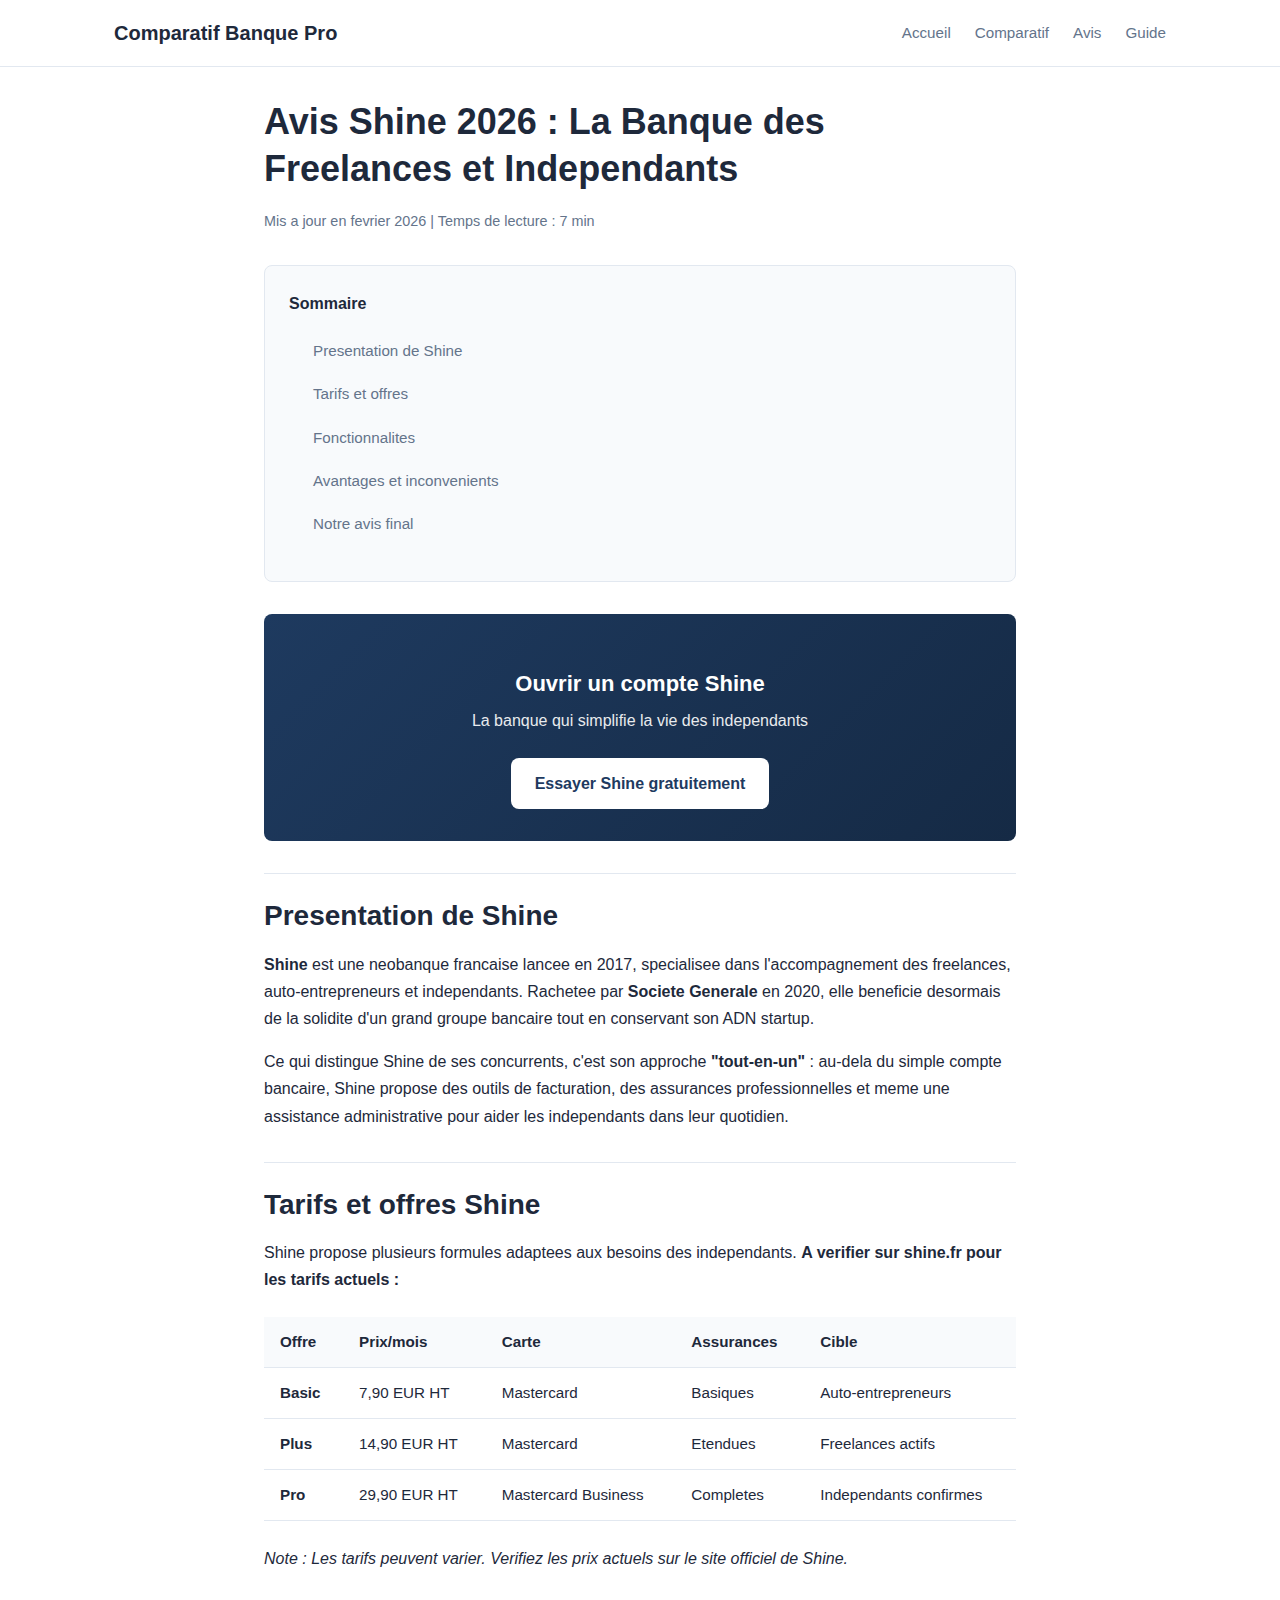
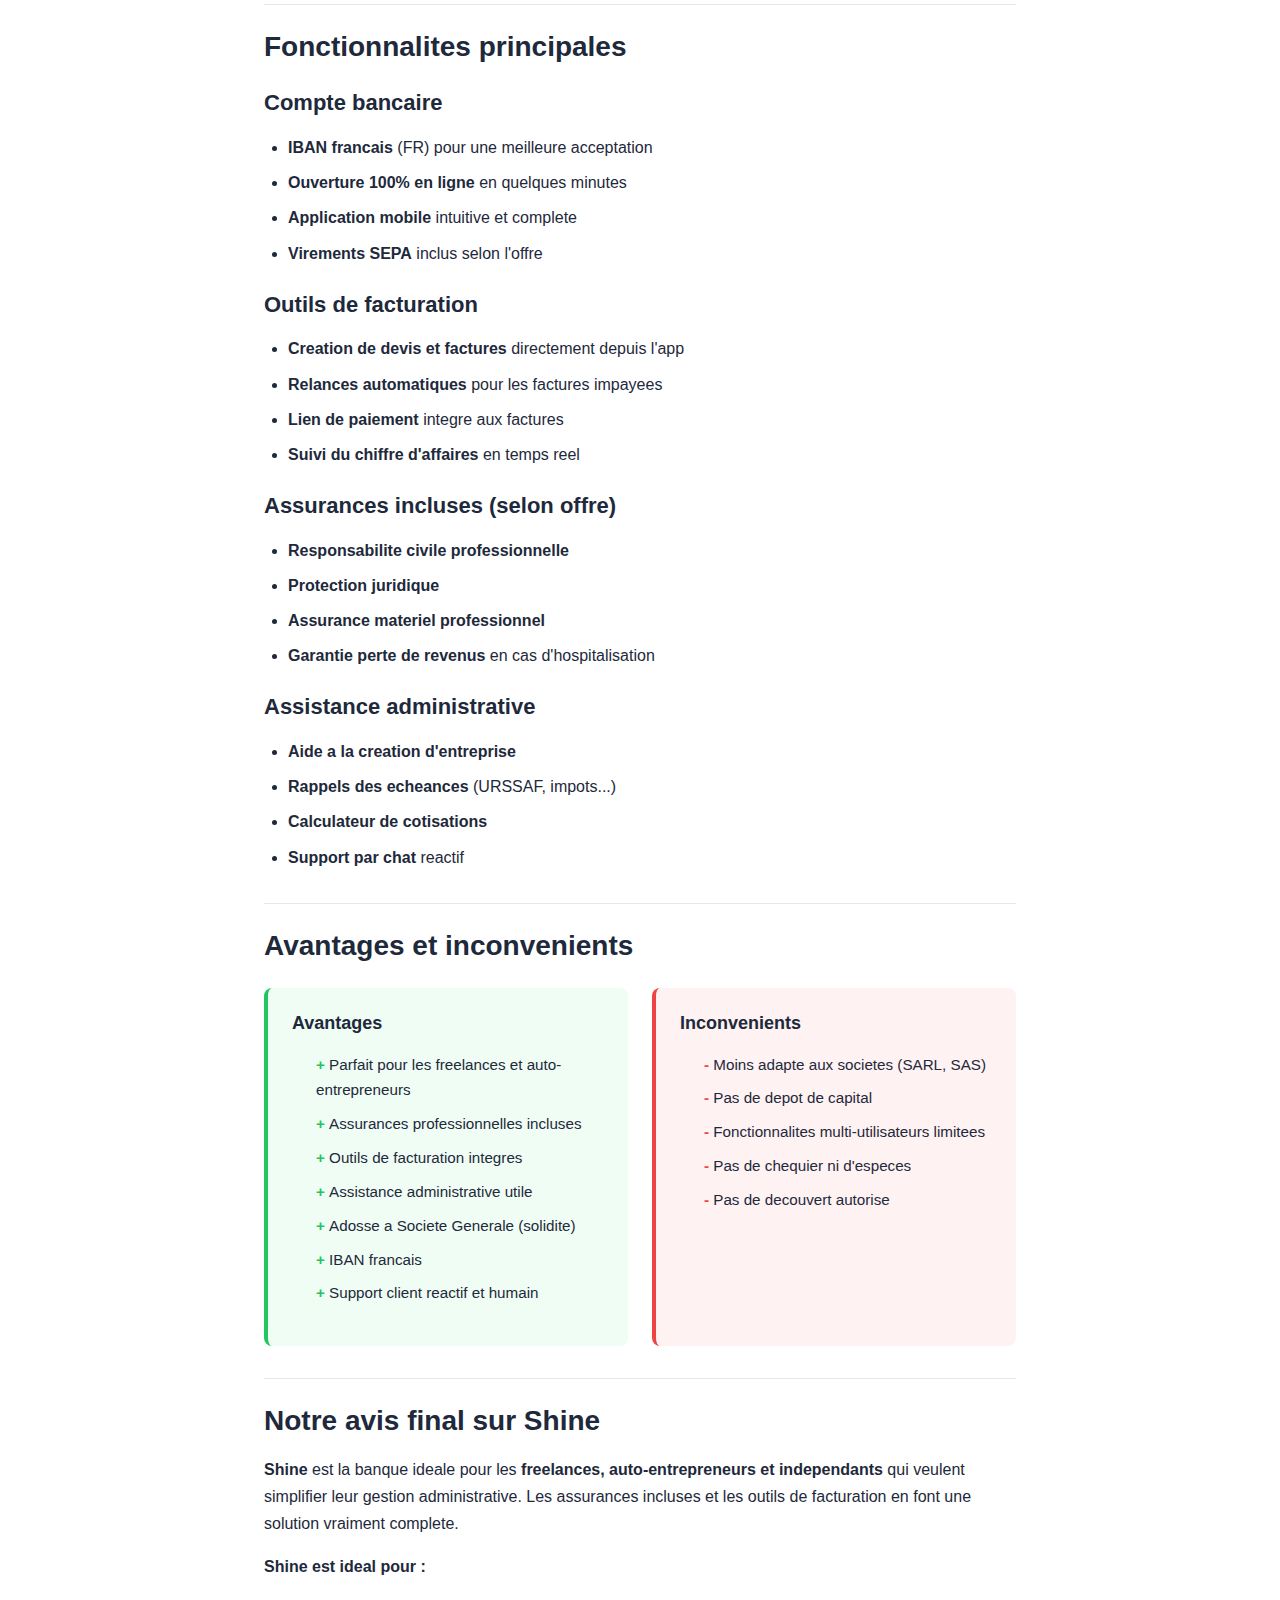
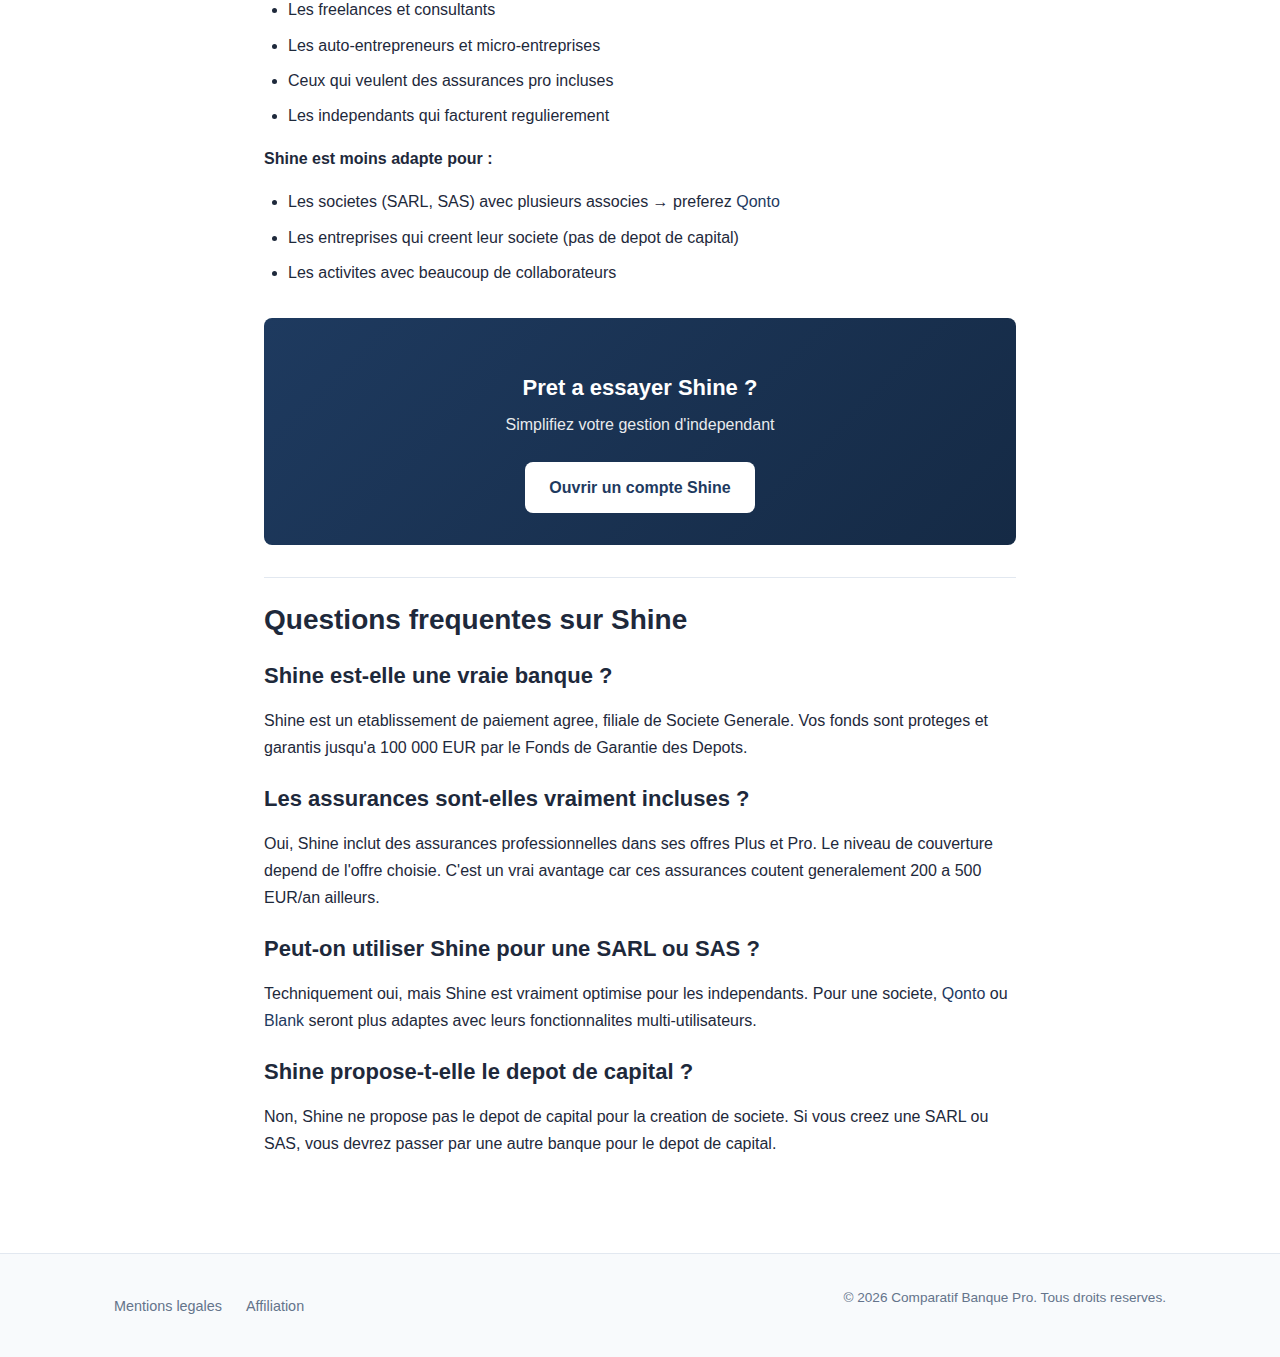
<file: avis-shine.html>
<!DOCTYPE html>
<html lang="fr">
<head>
  <meta charset="UTF-8">
  <meta name="viewport" content="width=device-width, initial-scale=1.0">

  <!-- SEO -->
  <title>Avis Shine 2026 : Test Complet de la Banque pour Freelances | Comparatif Banque Pro</title>
  <meta name="description" content="Notre avis sur Shine apres test complet : tarifs, assurances, service client. La banque preferee des freelances et independants vaut-elle le coup en 2026 ?">
  <meta name="robots" content="index, follow">
  <link rel="canonical" href="https://comparatif-banque-pro.fr/avis-shine">

  <!-- Open Graph -->
  <meta property="og:title" content="Avis Shine 2026 : Test Complet">
  <meta property="og:description" content="Notre avis detaille sur Shine, la banque preferee des freelances.">
  <meta property="og:type" content="article">
  <meta property="og:url" content="https://comparatif-banque-pro.fr/avis-shine">

  <!-- CSS -->
  <link rel="stylesheet" href="/css/style.css">
</head>
<body>

  <!-- HEADER -->
  <header class="header">
    <div class="container header__inner">
      <a href="/" class="header__logo">Comparatif Banque Pro</a>
      <nav class="header__nav">
        <a href="/">Accueil</a>
        <a href="/meilleure-banque-pro">Comparatif</a>
        <a href="/avis">Avis</a>
        <a href="/guide">Guide</a>
      </nav>
    </div>
  </header>

  <!-- ARTICLE -->
  <article class="article">
    <div class="article__header">
      <h1>Avis Shine 2026 : La Banque des Freelances et Independants</h1>
      <p class="article__meta">Mis a jour en fevrier 2026 | Temps de lecture : 7 min</p>
    </div>

    <div class="article__content">

      <!-- TOC -->
      <div class="toc">
        <p class="toc__title"><strong>Sommaire</strong></p>
        <ul>
          <li><a href="#presentation">Presentation de Shine</a></li>
          <li><a href="#tarifs">Tarifs et offres</a></li>
          <li><a href="#fonctionnalites">Fonctionnalites</a></li>
          <li><a href="#avantages-inconvenients">Avantages et inconvenients</a></li>
          <li><a href="#avis">Notre avis final</a></li>
        </ul>
      </div>

      <!-- CTA -->
      <div class="cta-box">
        <h3>Ouvrir un compte Shine</h3>
        <p>La banque qui simplifie la vie des independants</p>
        <a href="#" class="btn" target="_blank" rel="noopener sponsored">Essayer Shine gratuitement</a>
      </div>

      <h2 id="presentation">Presentation de Shine</h2>
      <p>
        <strong>Shine</strong> est une neobanque francaise lancee en 2017, specialisee dans
        l'accompagnement des freelances, auto-entrepreneurs et independants. Rachetee par
        <strong>Societe Generale</strong> en 2020, elle beneficie desormais de la solidite
        d'un grand groupe bancaire tout en conservant son ADN startup.
      </p>
      <p>
        Ce qui distingue Shine de ses concurrents, c'est son approche <strong>"tout-en-un"</strong> :
        au-dela du simple compte bancaire, Shine propose des outils de facturation, des assurances
        professionnelles et meme une assistance administrative pour aider les independants
        dans leur quotidien.
      </p>

      <h2 id="tarifs">Tarifs et offres Shine</h2>
      <p>
        Shine propose plusieurs formules adaptees aux besoins des independants.
        <strong>A verifier sur shine.fr pour les tarifs actuels :</strong>
      </p>

      <div class="table-wrapper">
        <table class="table">
          <thead>
            <tr>
              <th>Offre</th>
              <th>Prix/mois</th>
              <th>Carte</th>
              <th>Assurances</th>
              <th>Cible</th>
            </tr>
          </thead>
          <tbody>
            <tr>
              <td><strong>Basic</strong></td>
              <td>7,90 EUR HT</td>
              <td>Mastercard</td>
              <td>Basiques</td>
              <td>Auto-entrepreneurs</td>
            </tr>
            <tr>
              <td><strong>Plus</strong></td>
              <td>14,90 EUR HT</td>
              <td>Mastercard</td>
              <td>Etendues</td>
              <td>Freelances actifs</td>
            </tr>
            <tr>
              <td><strong>Pro</strong></td>
              <td>29,90 EUR HT</td>
              <td>Mastercard Business</td>
              <td>Completes</td>
              <td>Independants confirmes</td>
            </tr>
          </tbody>
        </table>
      </div>

      <p><em>Note : Les tarifs peuvent varier. Verifiez les prix actuels sur le site officiel de Shine.</em></p>

      <h2 id="fonctionnalites">Fonctionnalites principales</h2>

      <h3>Compte bancaire</h3>
      <ul>
        <li><strong>IBAN francais</strong> (FR) pour une meilleure acceptation</li>
        <li><strong>Ouverture 100% en ligne</strong> en quelques minutes</li>
        <li><strong>Application mobile</strong> intuitive et complete</li>
        <li><strong>Virements SEPA</strong> inclus selon l'offre</li>
      </ul>

      <h3>Outils de facturation</h3>
      <ul>
        <li><strong>Creation de devis et factures</strong> directement depuis l'app</li>
        <li><strong>Relances automatiques</strong> pour les factures impayees</li>
        <li><strong>Lien de paiement</strong> integre aux factures</li>
        <li><strong>Suivi du chiffre d'affaires</strong> en temps reel</li>
      </ul>

      <h3>Assurances incluses (selon offre)</h3>
      <ul>
        <li><strong>Responsabilite civile professionnelle</strong></li>
        <li><strong>Protection juridique</strong></li>
        <li><strong>Assurance materiel professionnel</strong></li>
        <li><strong>Garantie perte de revenus</strong> en cas d'hospitalisation</li>
      </ul>

      <h3>Assistance administrative</h3>
      <ul>
        <li><strong>Aide a la creation d'entreprise</strong></li>
        <li><strong>Rappels des echeances</strong> (URSSAF, impots...)</li>
        <li><strong>Calculateur de cotisations</strong></li>
        <li><strong>Support par chat</strong> reactif</li>
      </ul>

      <h2 id="avantages-inconvenients">Avantages et inconvenients</h2>

      <div class="pros-cons">
        <div class="pros">
          <h4>Avantages</h4>
          <ul>
            <li>Parfait pour les freelances et auto-entrepreneurs</li>
            <li>Assurances professionnelles incluses</li>
            <li>Outils de facturation integres</li>
            <li>Assistance administrative utile</li>
            <li>Adosse a Societe Generale (solidite)</li>
            <li>IBAN francais</li>
            <li>Support client reactif et humain</li>
          </ul>
        </div>
        <div class="cons">
          <h4>Inconvenients</h4>
          <ul>
            <li>Moins adapte aux societes (SARL, SAS)</li>
            <li>Pas de depot de capital</li>
            <li>Fonctionnalites multi-utilisateurs limitees</li>
            <li>Pas de chequier ni d'especes</li>
            <li>Pas de decouvert autorise</li>
          </ul>
        </div>
      </div>

      <h2 id="avis">Notre avis final sur Shine</h2>
      <p>
        <strong>Shine</strong> est la banque ideale pour les <strong>freelances, auto-entrepreneurs
        et independants</strong> qui veulent simplifier leur gestion administrative. Les assurances
        incluses et les outils de facturation en font une solution vraiment complete.
      </p>
      <p>
        <strong>Shine est ideal pour :</strong>
      </p>
      <ul>
        <li>Les freelances et consultants</li>
        <li>Les auto-entrepreneurs et micro-entreprises</li>
        <li>Ceux qui veulent des assurances pro incluses</li>
        <li>Les independants qui facturent regulierement</li>
      </ul>
      <p>
        <strong>Shine est moins adapte pour :</strong>
      </p>
      <ul>
        <li>Les societes (SARL, SAS) avec plusieurs associes → preferez <a href="/avis-qonto">Qonto</a></li>
        <li>Les entreprises qui creent leur societe (pas de depot de capital)</li>
        <li>Les activites avec beaucoup de collaborateurs</li>
      </ul>

      <div class="cta-box">
        <h3>Pret a essayer Shine ?</h3>
        <p>Simplifiez votre gestion d'independant</p>
        <a href="#" class="btn" target="_blank" rel="noopener sponsored">Ouvrir un compte Shine</a>
      </div>

      <h2>Questions frequentes sur Shine</h2>

      <h3>Shine est-elle une vraie banque ?</h3>
      <p>
        Shine est un etablissement de paiement agree, filiale de Societe Generale. Vos fonds
        sont proteges et garantis jusqu'a 100 000 EUR par le Fonds de Garantie des Depots.
      </p>

      <h3>Les assurances sont-elles vraiment incluses ?</h3>
      <p>
        Oui, Shine inclut des assurances professionnelles dans ses offres Plus et Pro.
        Le niveau de couverture depend de l'offre choisie. C'est un vrai avantage
        car ces assurances coutent generalement 200 a 500 EUR/an ailleurs.
      </p>

      <h3>Peut-on utiliser Shine pour une SARL ou SAS ?</h3>
      <p>
        Techniquement oui, mais Shine est vraiment optimise pour les independants.
        Pour une societe, <a href="/avis-qonto">Qonto</a> ou <a href="/avis-blank">Blank</a>
        seront plus adaptes avec leurs fonctionnalites multi-utilisateurs.
      </p>

      <h3>Shine propose-t-elle le depot de capital ?</h3>
      <p>
        Non, Shine ne propose pas le depot de capital pour la creation de societe.
        Si vous creez une SARL ou SAS, vous devrez passer par une autre banque
        pour le depot de capital.
      </p>

    </div>
  </article>

  <!-- FOOTER -->
  <footer class="footer">
    <div class="container footer__inner">
      <div class="footer__links">
        <a href="/mentions-legales">Mentions legales</a>
        <a href="/mentions-legales#affiliation">Affiliation</a>
      </div>
      <p class="footer__copy">&copy; 2026 Comparatif Banque Pro. Tous droits reserves.</p>
    </div>
  </footer>

</body>
</html>
</file>
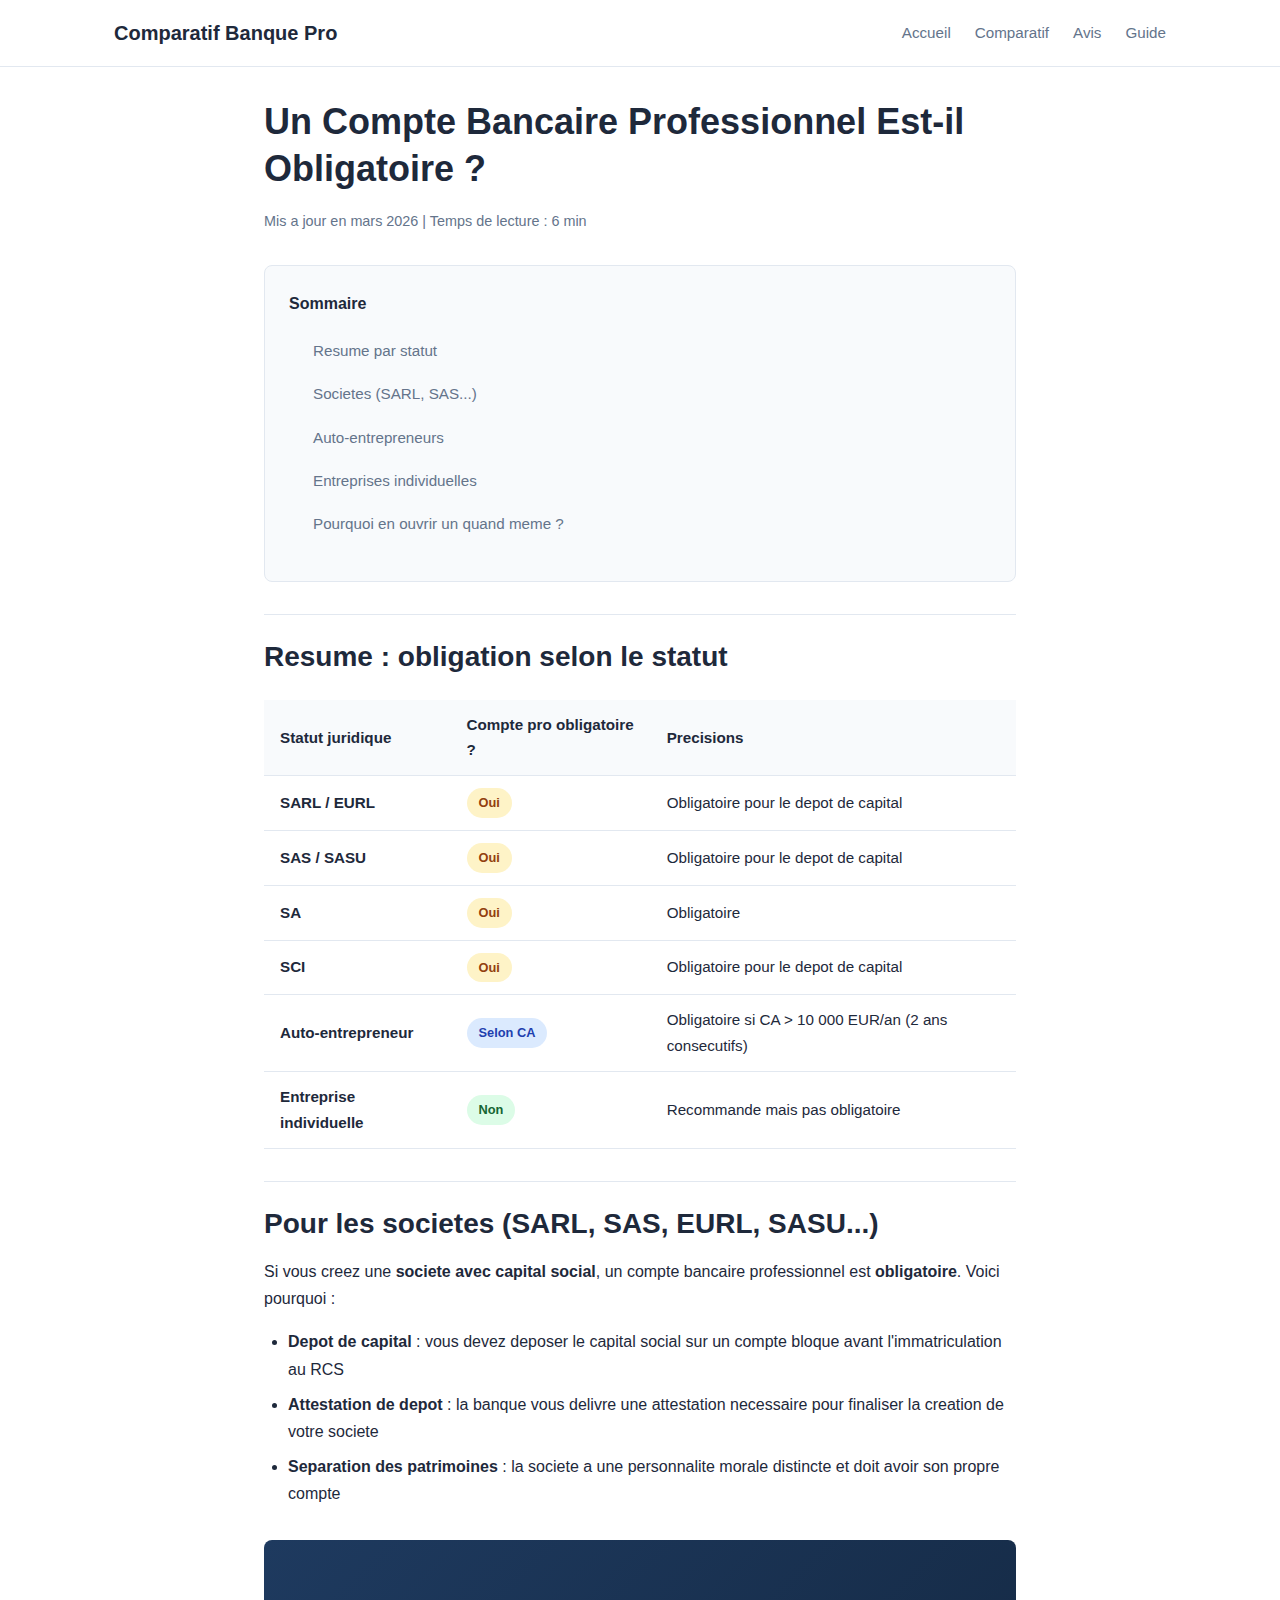
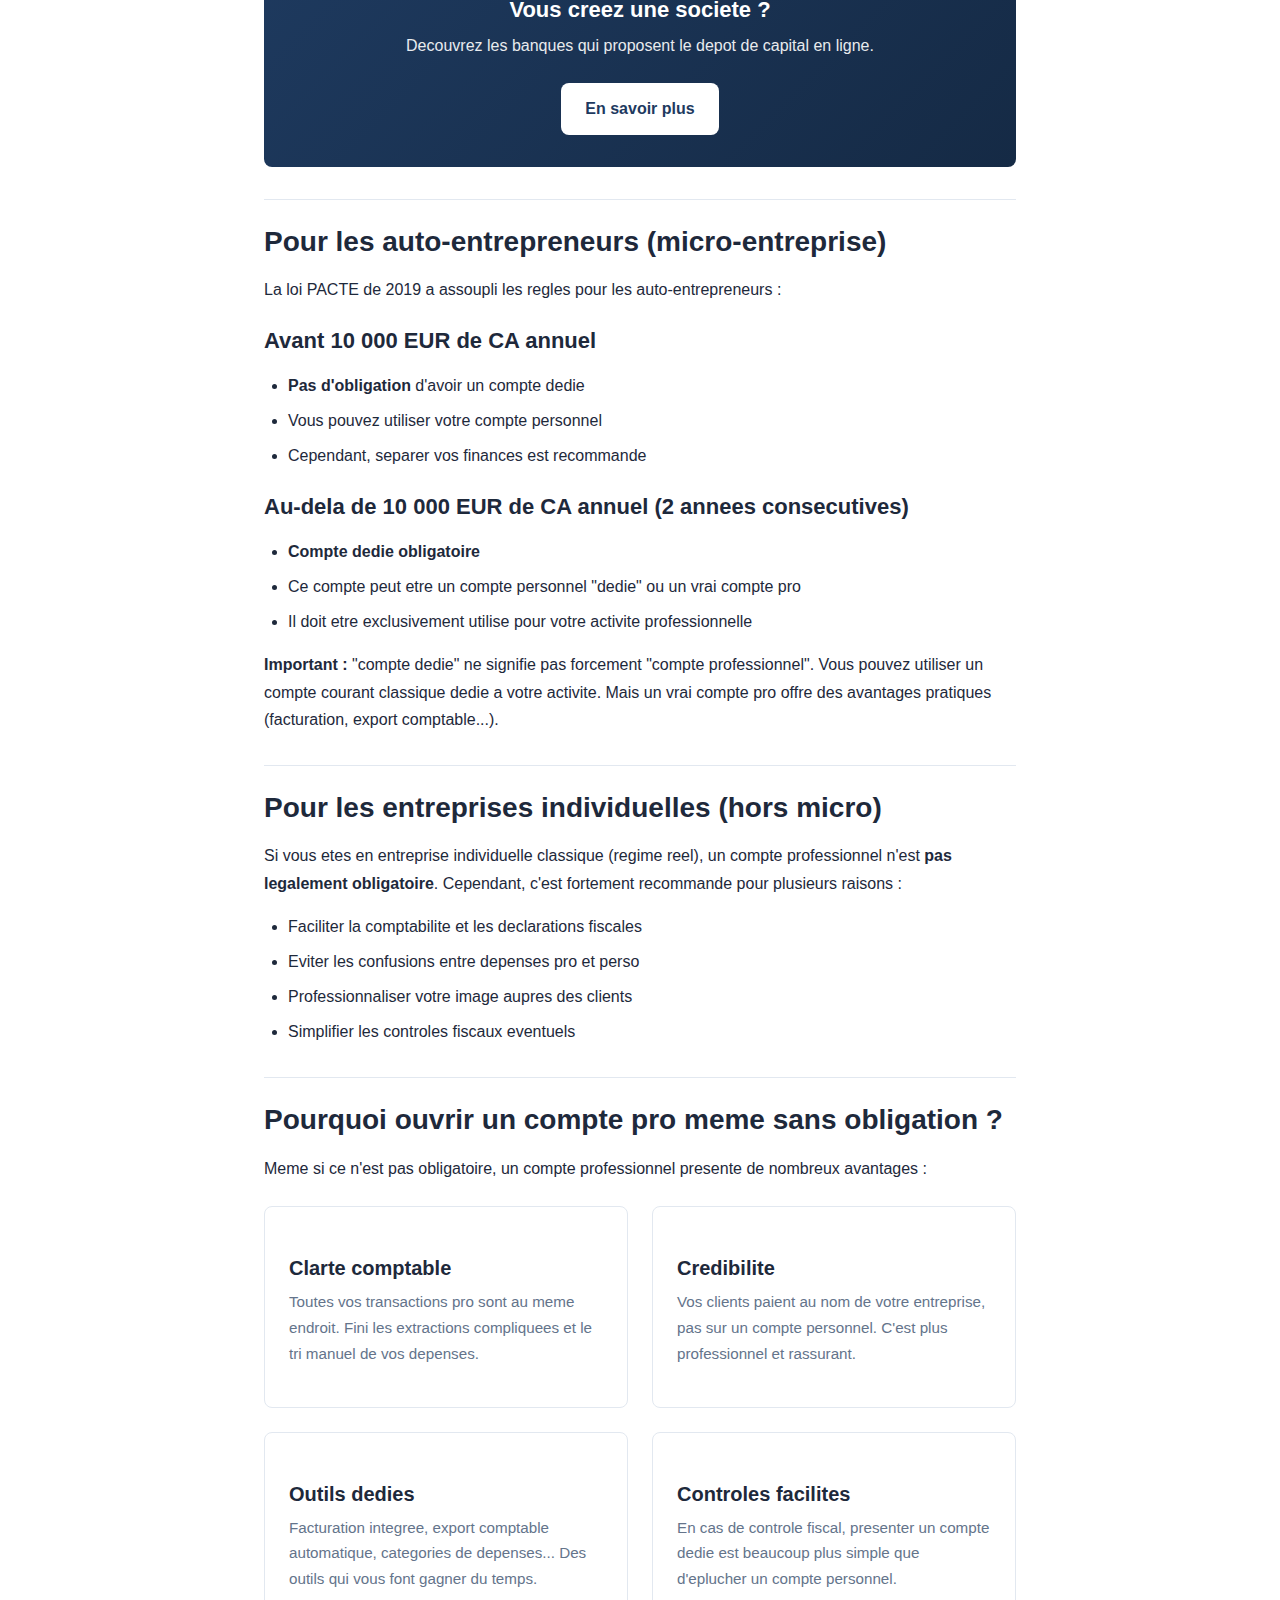
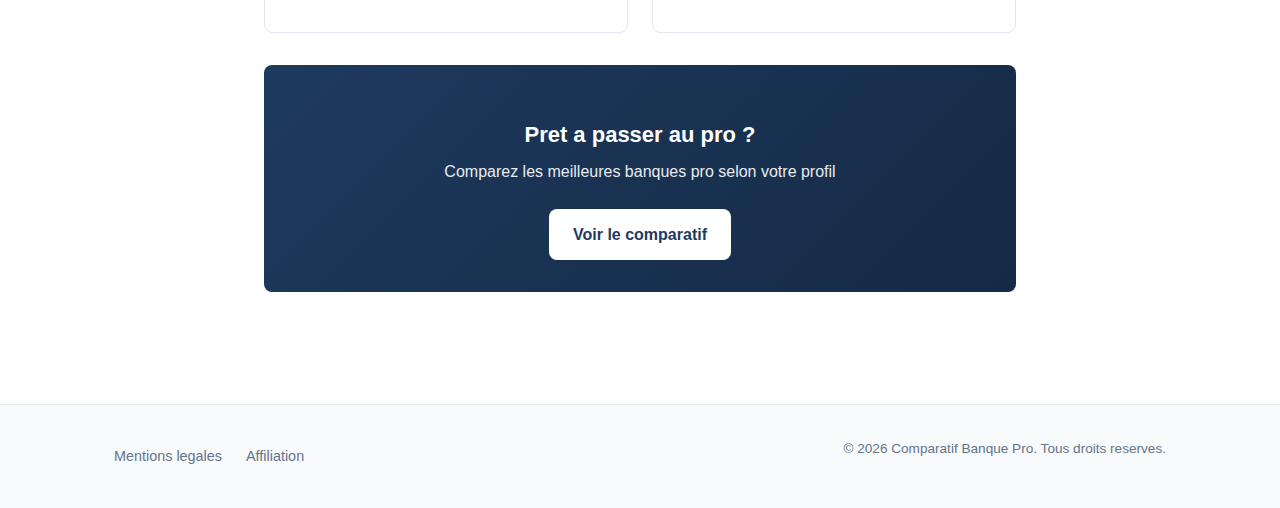
<file: banque-pro-obligatoire.html>
<!DOCTYPE html>
<html lang="fr">
<head>
  <meta charset="UTF-8">
  <meta name="viewport" content="width=device-width, initial-scale=1.0">

  <!-- SEO -->
  <title>Compte Pro Obligatoire ? Ce que Dit la Loi 2026 | Guide</title>
  <meta name="description" content="Un compte bancaire professionnel est-il obligatoire ? Decouvrez ce que dit la loi selon votre statut : auto-entrepreneur, SARL, SAS, EURL...">
  <meta name="robots" content="index, follow">
  <link rel="canonical" href="https://comparatif-banque-pro.fr/banque-pro-obligatoire">

  <!-- Open Graph -->
  <meta property="og:title" content="Compte Pro Obligatoire ? Ce que Dit la Loi">
  <meta property="og:description" content="Tout savoir sur l'obligation d'avoir un compte bancaire professionnel selon votre statut.">
  <meta property="og:type" content="article">
  <meta property="og:url" content="https://comparatif-banque-pro.fr/banque-pro-obligatoire">

  <!-- CSS -->
  <link rel="stylesheet" href="/css/style.css">
</head>
<body>

  <!-- HEADER -->
  <header class="header">
    <div class="container header__inner">
      <a href="/" class="header__logo">Comparatif Banque Pro</a>
      <nav class="header__nav">
        <a href="/">Accueil</a>
        <a href="/meilleure-banque-pro">Comparatif</a>
        <a href="/avis">Avis</a>
        <a href="/guide">Guide</a>
      </nav>
    </div>
  </header>

  <!-- ARTICLE -->
  <article class="article">
    <div class="article__header">
      <h1>Un Compte Bancaire Professionnel Est-il Obligatoire ?</h1>
      <p class="article__meta">Mis a jour en mars 2026 | Temps de lecture : 6 min</p>
    </div>

    <div class="article__content">

      <!-- TOC -->
      <div class="toc">
        <p class="toc__title"><strong>Sommaire</strong></p>
        <ul>
          <li><a href="#resume">Resume par statut</a></li>
          <li><a href="#societes">Societes (SARL, SAS...)</a></li>
          <li><a href="#auto-entrepreneur">Auto-entrepreneurs</a></li>
          <li><a href="#ei">Entreprises individuelles</a></li>
          <li><a href="#pourquoi">Pourquoi en ouvrir un quand meme ?</a></li>
        </ul>
      </div>

      <h2 id="resume">Resume : obligation selon le statut</h2>

      <div class="table-wrapper">
        <table class="table">
          <thead>
            <tr>
              <th>Statut juridique</th>
              <th>Compte pro obligatoire ?</th>
              <th>Precisions</th>
            </tr>
          </thead>
          <tbody>
            <tr>
              <td><strong>SARL / EURL</strong></td>
              <td><span class="badge badge--warning">Oui</span></td>
              <td>Obligatoire pour le depot de capital</td>
            </tr>
            <tr>
              <td><strong>SAS / SASU</strong></td>
              <td><span class="badge badge--warning">Oui</span></td>
              <td>Obligatoire pour le depot de capital</td>
            </tr>
            <tr>
              <td><strong>SA</strong></td>
              <td><span class="badge badge--warning">Oui</span></td>
              <td>Obligatoire</td>
            </tr>
            <tr>
              <td><strong>SCI</strong></td>
              <td><span class="badge badge--warning">Oui</span></td>
              <td>Obligatoire pour le depot de capital</td>
            </tr>
            <tr>
              <td><strong>Auto-entrepreneur</strong></td>
              <td><span class="badge badge--info">Selon CA</span></td>
              <td>Obligatoire si CA > 10 000 EUR/an (2 ans consecutifs)</td>
            </tr>
            <tr>
              <td><strong>Entreprise individuelle</strong></td>
              <td><span class="badge badge--success">Non</span></td>
              <td>Recommande mais pas obligatoire</td>
            </tr>
          </tbody>
        </table>
      </div>

      <h2 id="societes">Pour les societes (SARL, SAS, EURL, SASU...)</h2>
      <p>
        Si vous creez une <strong>societe avec capital social</strong>, un compte bancaire professionnel
        est <strong>obligatoire</strong>. Voici pourquoi :
      </p>
      <ul>
        <li><strong>Depot de capital</strong> : vous devez deposer le capital social sur un compte bloque
        avant l'immatriculation au RCS</li>
        <li><strong>Attestation de depot</strong> : la banque vous delivre une attestation necessaire
        pour finaliser la creation de votre societe</li>
        <li><strong>Separation des patrimoines</strong> : la societe a une personnalite morale distincte
        et doit avoir son propre compte</li>
      </ul>

      <div class="cta-box">
        <h3>Vous creez une societe ?</h3>
        <p>Decouvrez les banques qui proposent le depot de capital en ligne.</p>
        <a href="/depot-capital-creation-societe" class="btn">En savoir plus</a>
      </div>

      <h2 id="auto-entrepreneur">Pour les auto-entrepreneurs (micro-entreprise)</h2>
      <p>
        La loi PACTE de 2019 a assoupli les regles pour les auto-entrepreneurs :
      </p>

      <h3>Avant 10 000 EUR de CA annuel</h3>
      <ul>
        <li><strong>Pas d'obligation</strong> d'avoir un compte dedie</li>
        <li>Vous pouvez utiliser votre compte personnel</li>
        <li>Cependant, separer vos finances est recommande</li>
      </ul>

      <h3>Au-dela de 10 000 EUR de CA annuel (2 annees consecutives)</h3>
      <ul>
        <li><strong>Compte dedie obligatoire</strong></li>
        <li>Ce compte peut etre un compte personnel "dedie" ou un vrai compte pro</li>
        <li>Il doit etre exclusivement utilise pour votre activite professionnelle</li>
      </ul>

      <p>
        <strong>Important :</strong> "compte dedie" ne signifie pas forcement "compte professionnel".
        Vous pouvez utiliser un compte courant classique dedie a votre activite. Mais un vrai
        compte pro offre des avantages pratiques (facturation, export comptable...).
      </p>

      <h2 id="ei">Pour les entreprises individuelles (hors micro)</h2>
      <p>
        Si vous etes en entreprise individuelle classique (regime reel), un compte professionnel
        n'est <strong>pas legalement obligatoire</strong>. Cependant, c'est fortement recommande
        pour plusieurs raisons :
      </p>
      <ul>
        <li>Faciliter la comptabilite et les declarations fiscales</li>
        <li>Eviter les confusions entre depenses pro et perso</li>
        <li>Professionnaliser votre image aupres des clients</li>
        <li>Simplifier les controles fiscaux eventuels</li>
      </ul>

      <h2 id="pourquoi">Pourquoi ouvrir un compte pro meme sans obligation ?</h2>
      <p>
        Meme si ce n'est pas obligatoire, un compte professionnel presente de nombreux avantages :
      </p>

      <div class="grid grid--2 mt-md">
        <div class="card">
          <h3 class="card__title">Clarte comptable</h3>
          <p class="card__text">
            Toutes vos transactions pro sont au meme endroit. Fini les extractions
            compliquees et le tri manuel de vos depenses.
          </p>
        </div>
        <div class="card">
          <h3 class="card__title">Credibilite</h3>
          <p class="card__text">
            Vos clients paient au nom de votre entreprise, pas sur un compte personnel.
            C'est plus professionnel et rassurant.
          </p>
        </div>
        <div class="card">
          <h3 class="card__title">Outils dedies</h3>
          <p class="card__text">
            Facturation integree, export comptable automatique, categories de depenses...
            Des outils qui vous font gagner du temps.
          </p>
        </div>
        <div class="card">
          <h3 class="card__title">Controles facilites</h3>
          <p class="card__text">
            En cas de controle fiscal, presenter un compte dedie est beaucoup plus
            simple que d'eplucher un compte personnel.
          </p>
        </div>
      </div>

      <div class="cta-box">
        <h3>Pret a passer au pro ?</h3>
        <p>Comparez les meilleures banques pro selon votre profil</p>
        <a href="/meilleure-banque-pro" class="btn">Voir le comparatif</a>
      </div>

    </div>
  </article>

  <!-- FOOTER -->
  <footer class="footer">
    <div class="container footer__inner">
      <div class="footer__links">
        <a href="/mentions-legales">Mentions legales</a>
        <a href="/mentions-legales#affiliation">Affiliation</a>
      </div>
      <p class="footer__copy">&copy; 2026 Comparatif Banque Pro. Tous droits reserves.</p>
    </div>
  </footer>

</body>
</html>
</file>
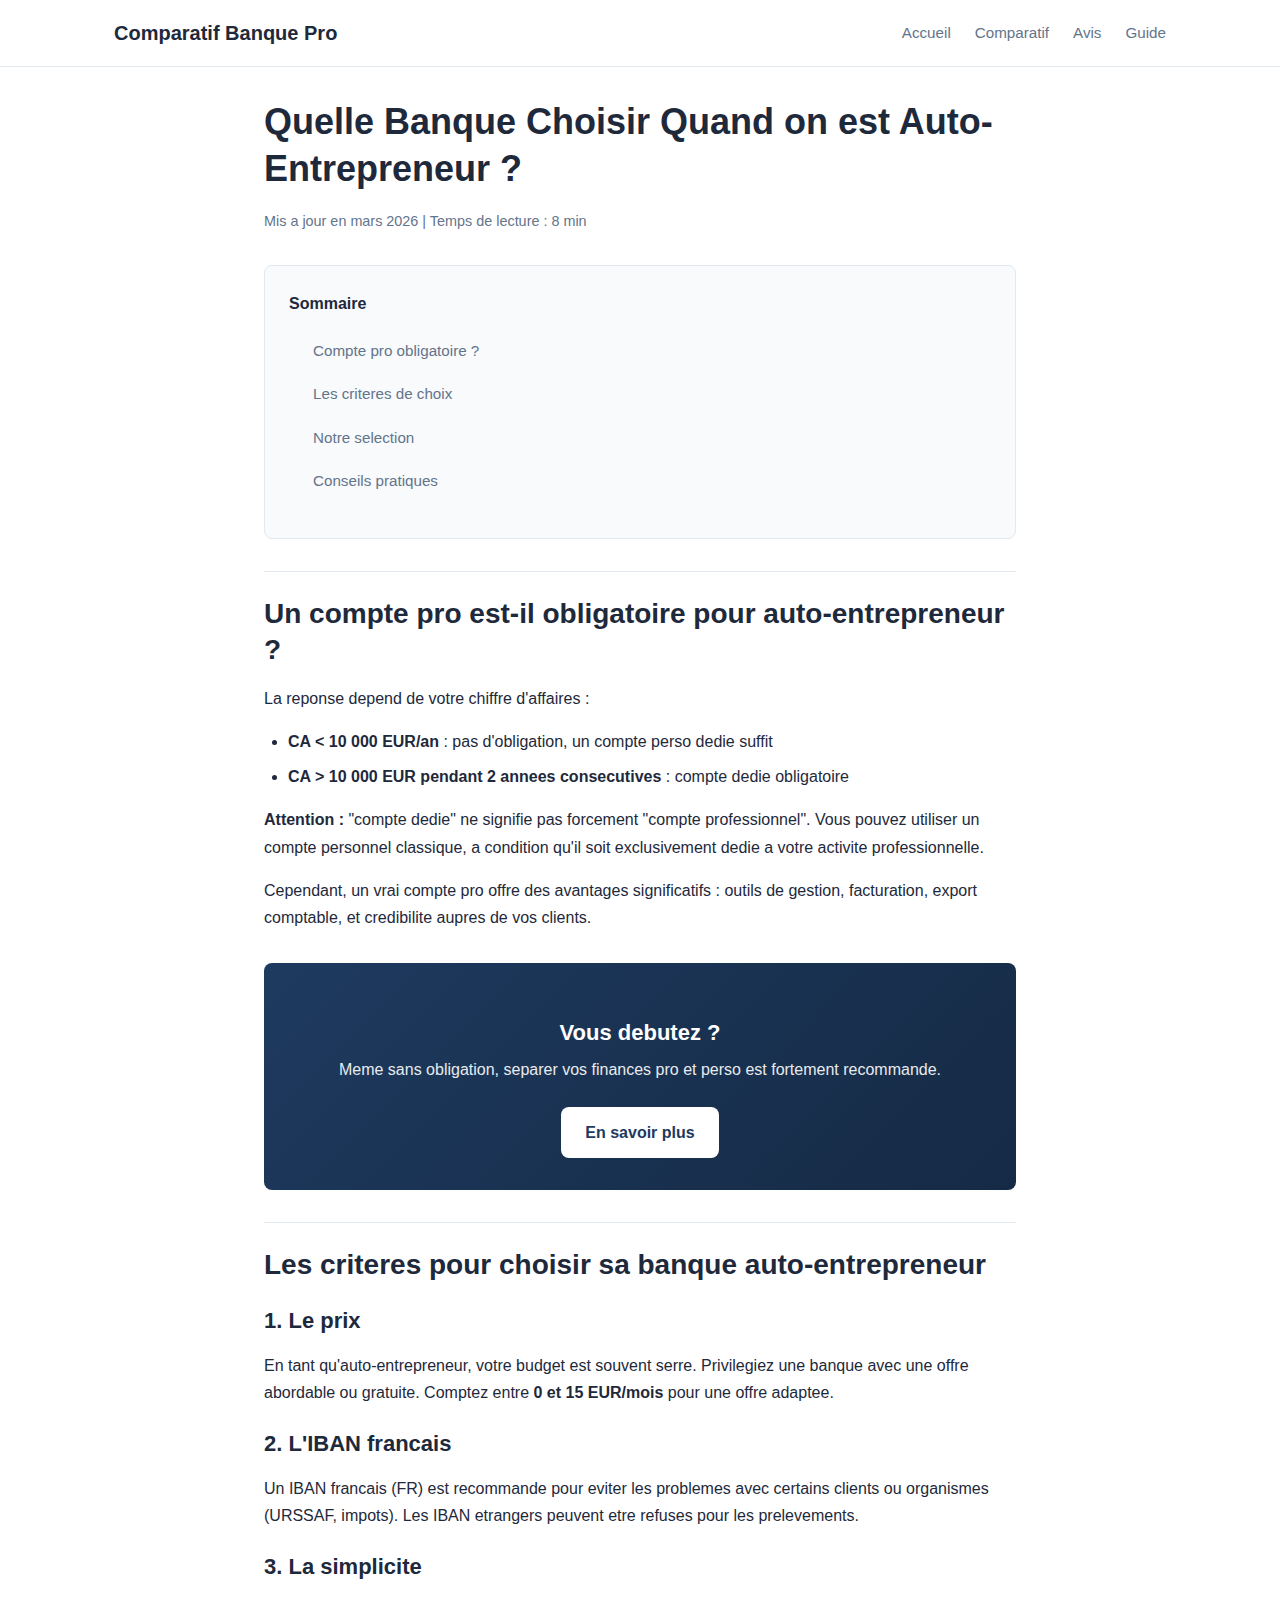
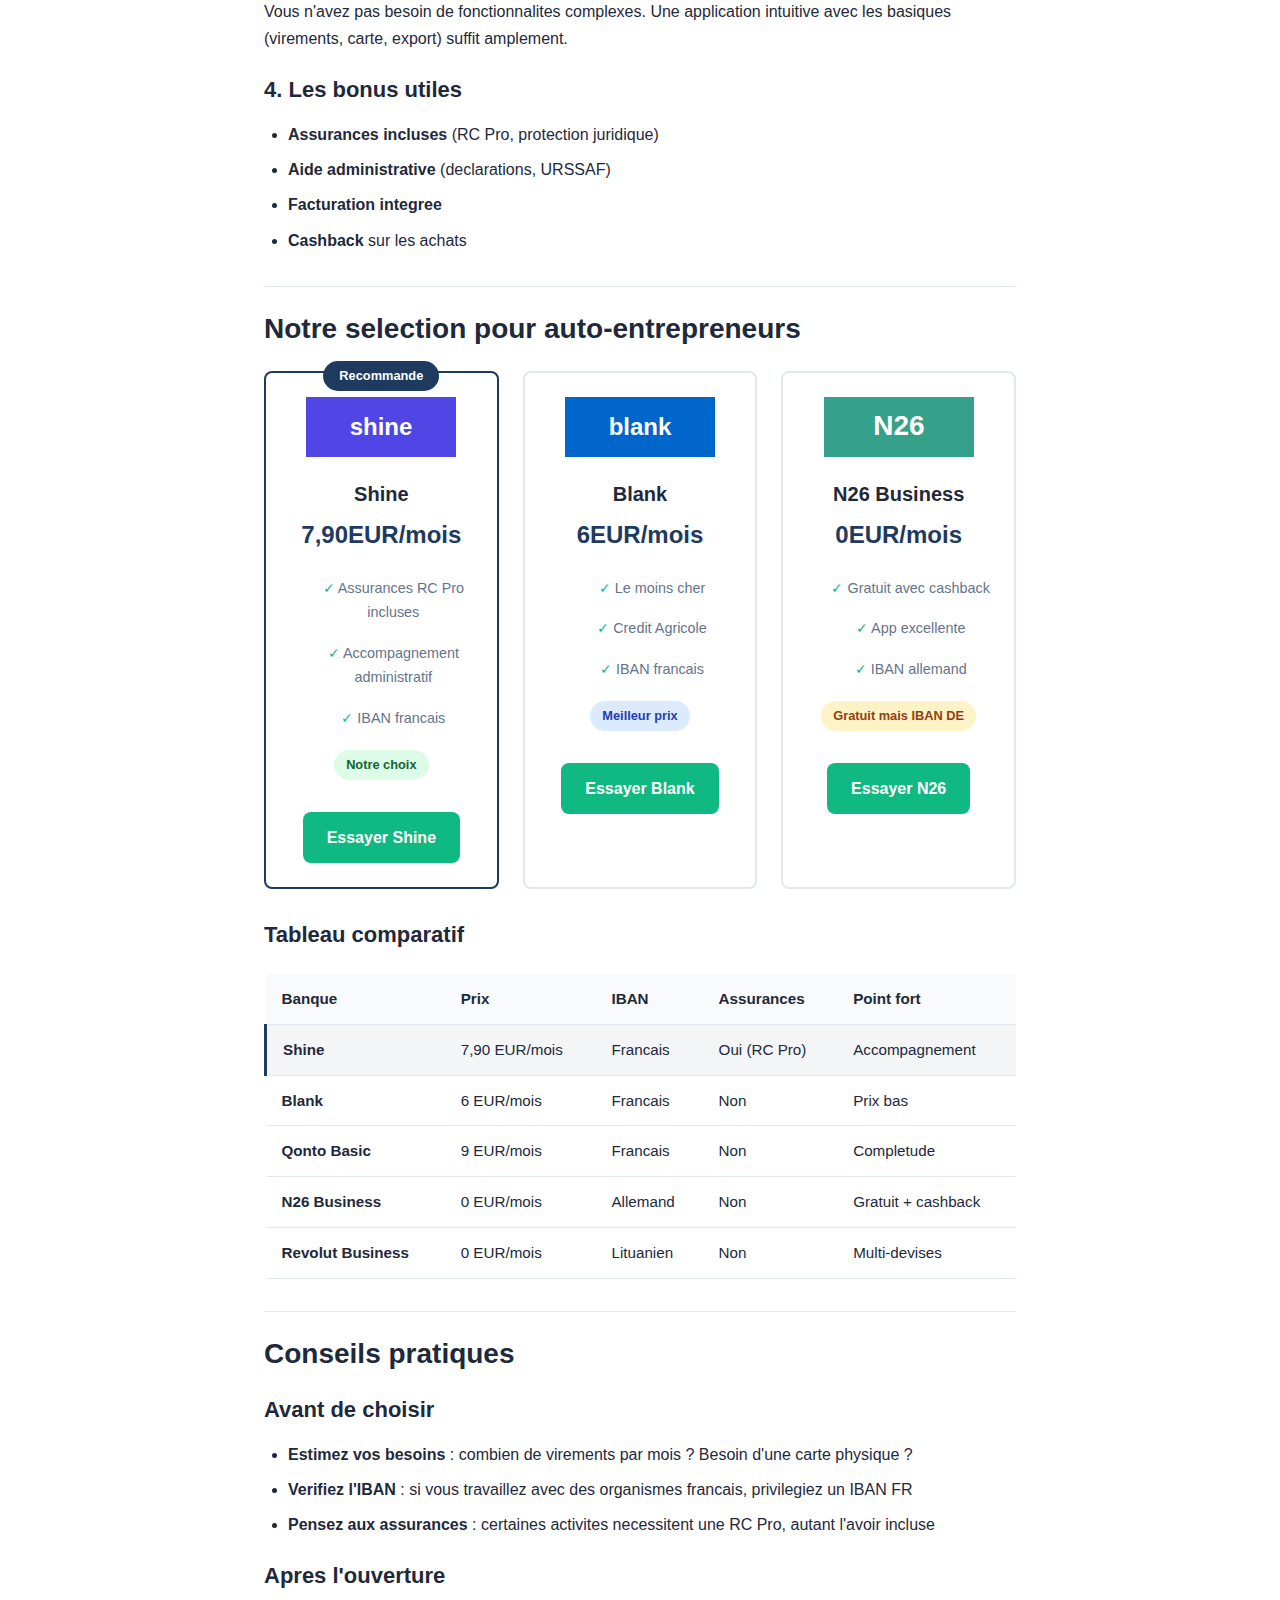
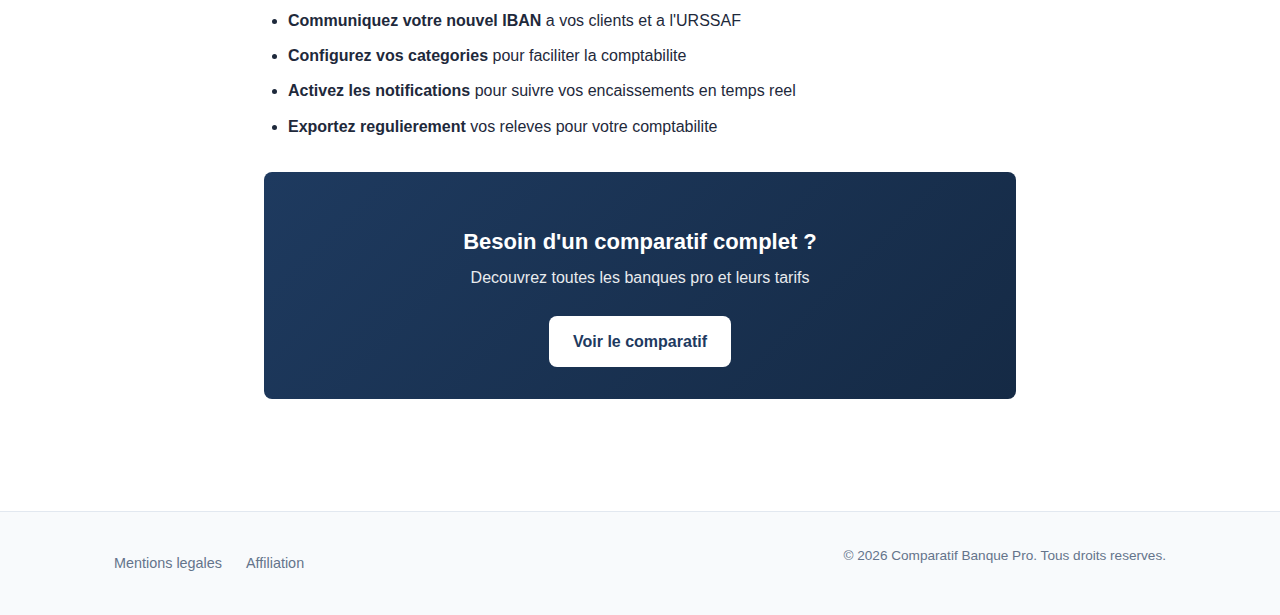
<file: choisir-banque-auto-entrepreneur.html>
<!DOCTYPE html>
<html lang="fr">
<head>
  <meta charset="UTF-8">
  <meta name="viewport" content="width=device-width, initial-scale=1.0">

  <!-- SEO -->
  <title>Quelle Banque pour Auto-Entrepreneur 2026 | Guide Complet</title>
  <meta name="description" content="Comment choisir la meilleure banque quand on est auto-entrepreneur ? Comparatif des offres, obligations legales et conseils pratiques pour micro-entreprises.">
  <meta name="robots" content="index, follow">
  <link rel="canonical" href="https://comparatif-banque-pro.fr/choisir-banque-auto-entrepreneur">

  <!-- Open Graph -->
  <meta property="og:title" content="Quelle Banque pour Auto-Entrepreneur ?">
  <meta property="og:description" content="Guide pour choisir la meilleure banque pro quand on est auto-entrepreneur.">
  <meta property="og:type" content="article">
  <meta property="og:url" content="https://comparatif-banque-pro.fr/choisir-banque-auto-entrepreneur">

  <!-- CSS -->
  <link rel="stylesheet" href="/css/style.css">
</head>
<body>

  <!-- HEADER -->
  <header class="header">
    <div class="container header__inner">
      <a href="/" class="header__logo">Comparatif Banque Pro</a>
      <nav class="header__nav">
        <a href="/">Accueil</a>
        <a href="/meilleure-banque-pro">Comparatif</a>
        <a href="/avis">Avis</a>
        <a href="/guide">Guide</a>
      </nav>
    </div>
  </header>

  <!-- ARTICLE -->
  <article class="article">
    <div class="article__header">
      <h1>Quelle Banque Choisir Quand on est Auto-Entrepreneur ?</h1>
      <p class="article__meta">Mis a jour en mars 2026 | Temps de lecture : 8 min</p>
    </div>

    <div class="article__content">

      <!-- TOC -->
      <div class="toc">
        <p class="toc__title"><strong>Sommaire</strong></p>
        <ul>
          <li><a href="#obligation">Compte pro obligatoire ?</a></li>
          <li><a href="#criteres">Les criteres de choix</a></li>
          <li><a href="#comparatif">Notre selection</a></li>
          <li><a href="#conseils">Conseils pratiques</a></li>
        </ul>
      </div>

      <h2 id="obligation">Un compte pro est-il obligatoire pour auto-entrepreneur ?</h2>
      <p>
        La reponse depend de votre chiffre d'affaires :
      </p>
      <ul>
        <li><strong>CA &lt; 10 000 EUR/an</strong> : pas d'obligation, un compte perso dedie suffit</li>
        <li><strong>CA &gt; 10 000 EUR pendant 2 annees consecutives</strong> : compte dedie obligatoire</li>
      </ul>
      <p>
        <strong>Attention :</strong> "compte dedie" ne signifie pas forcement "compte professionnel".
        Vous pouvez utiliser un compte personnel classique, a condition qu'il soit exclusivement
        dedie a votre activite professionnelle.
      </p>
      <p>
        Cependant, un vrai compte pro offre des avantages significatifs : outils de gestion,
        facturation, export comptable, et credibilite aupres de vos clients.
      </p>

      <div class="cta-box">
        <h3>Vous debutez ?</h3>
        <p>Meme sans obligation, separer vos finances pro et perso est fortement recommande.</p>
        <a href="/banque-pro-obligatoire" class="btn">En savoir plus</a>
      </div>

      <h2 id="criteres">Les criteres pour choisir sa banque auto-entrepreneur</h2>

      <h3>1. Le prix</h3>
      <p>
        En tant qu'auto-entrepreneur, votre budget est souvent serre. Privilegiez une banque
        avec une offre abordable ou gratuite. Comptez entre <strong>0 et 15 EUR/mois</strong>
        pour une offre adaptee.
      </p>

      <h3>2. L'IBAN francais</h3>
      <p>
        Un IBAN francais (FR) est recommande pour eviter les problemes avec certains clients
        ou organismes (URSSAF, impots). Les IBAN etrangers peuvent etre refuses pour les prelevements.
      </p>

      <h3>3. La simplicite</h3>
      <p>
        Vous n'avez pas besoin de fonctionnalites complexes. Une application intuitive avec
        les basiques (virements, carte, export) suffit amplement.
      </p>

      <h3>4. Les bonus utiles</h3>
      <ul>
        <li><strong>Assurances incluses</strong> (RC Pro, protection juridique)</li>
        <li><strong>Aide administrative</strong> (declarations, URSSAF)</li>
        <li><strong>Facturation integree</strong></li>
        <li><strong>Cashback</strong> sur les achats</li>
      </ul>

      <h2 id="comparatif">Notre selection pour auto-entrepreneurs</h2>

      <div class="grid grid--3 mt-md">

        <div class="product-card product-card--featured">
          <div class="product-card__image">
            <img src="/images/shine.svg" alt="Shine">
          </div>
          <h3 class="product-card__title">Shine</h3>
          <div class="product-card__price">7,90EUR/mois</div>
          <ul class="product-card__features">
            <li>Assurances RC Pro incluses</li>
            <li>Accompagnement administratif</li>
            <li>IBAN francais</li>
          </ul>
          <p><span class="badge badge--success">Notre choix</span></p>
          <a href="#" class="btn btn--accent mt-sm" target="_blank" rel="noopener sponsored">Essayer Shine</a>
        </div>

        <div class="product-card">
          <div class="product-card__image">
            <img src="/images/blank.svg" alt="Blank">
          </div>
          <h3 class="product-card__title">Blank</h3>
          <div class="product-card__price">6EUR/mois</div>
          <ul class="product-card__features">
            <li>Le moins cher</li>
            <li>Credit Agricole</li>
            <li>IBAN francais</li>
          </ul>
          <p><span class="badge badge--info">Meilleur prix</span></p>
          <a href="#" class="btn btn--accent mt-sm" target="_blank" rel="noopener sponsored">Essayer Blank</a>
        </div>

        <div class="product-card">
          <div class="product-card__image">
            <img src="/images/n26.svg" alt="N26 Business">
          </div>
          <h3 class="product-card__title">N26 Business</h3>
          <div class="product-card__price">0EUR/mois</div>
          <ul class="product-card__features">
            <li>Gratuit avec cashback</li>
            <li>App excellente</li>
            <li>IBAN allemand</li>
          </ul>
          <p><span class="badge badge--warning">Gratuit mais IBAN DE</span></p>
          <a href="#" class="btn btn--accent mt-sm" target="_blank" rel="noopener sponsored">Essayer N26</a>
        </div>

      </div>

      <h3 class="mt-lg">Tableau comparatif</h3>

      <div class="table-wrapper">
        <table class="table">
          <thead>
            <tr>
              <th>Banque</th>
              <th>Prix</th>
              <th>IBAN</th>
              <th>Assurances</th>
              <th>Point fort</th>
            </tr>
          </thead>
          <tbody>
            <tr class="table__highlight">
              <td><strong>Shine</strong></td>
              <td>7,90 EUR/mois</td>
              <td>Francais</td>
              <td>Oui (RC Pro)</td>
              <td>Accompagnement</td>
            </tr>
            <tr>
              <td><strong>Blank</strong></td>
              <td>6 EUR/mois</td>
              <td>Francais</td>
              <td>Non</td>
              <td>Prix bas</td>
            </tr>
            <tr>
              <td><strong>Qonto Basic</strong></td>
              <td>9 EUR/mois</td>
              <td>Francais</td>
              <td>Non</td>
              <td>Completude</td>
            </tr>
            <tr>
              <td><strong>N26 Business</strong></td>
              <td>0 EUR/mois</td>
              <td>Allemand</td>
              <td>Non</td>
              <td>Gratuit + cashback</td>
            </tr>
            <tr>
              <td><strong>Revolut Business</strong></td>
              <td>0 EUR/mois</td>
              <td>Lituanien</td>
              <td>Non</td>
              <td>Multi-devises</td>
            </tr>
          </tbody>
        </table>
      </div>

      <h2 id="conseils">Conseils pratiques</h2>

      <h3>Avant de choisir</h3>
      <ul>
        <li><strong>Estimez vos besoins</strong> : combien de virements par mois ? Besoin d'une carte physique ?</li>
        <li><strong>Verifiez l'IBAN</strong> : si vous travaillez avec des organismes francais, privilegiez un IBAN FR</li>
        <li><strong>Pensez aux assurances</strong> : certaines activites necessitent une RC Pro, autant l'avoir incluse</li>
      </ul>

      <h3>Apres l'ouverture</h3>
      <ul>
        <li><strong>Communiquez votre nouvel IBAN</strong> a vos clients et a l'URSSAF</li>
        <li><strong>Configurez vos categories</strong> pour faciliter la comptabilite</li>
        <li><strong>Activez les notifications</strong> pour suivre vos encaissements en temps reel</li>
        <li><strong>Exportez regulierement</strong> vos releves pour votre comptabilite</li>
      </ul>

      <div class="cta-box">
        <h3>Besoin d'un comparatif complet ?</h3>
        <p>Decouvrez toutes les banques pro et leurs tarifs</p>
        <a href="/meilleure-banque-pro" class="btn">Voir le comparatif</a>
      </div>

    </div>
  </article>

  <!-- FOOTER -->
  <footer class="footer">
    <div class="container footer__inner">
      <div class="footer__links">
        <a href="/mentions-legales">Mentions legales</a>
        <a href="/mentions-legales#affiliation">Affiliation</a>
      </div>
      <p class="footer__copy">&copy; 2026 Comparatif Banque Pro. Tous droits reserves.</p>
    </div>
  </footer>

</body>
</html>
</file>
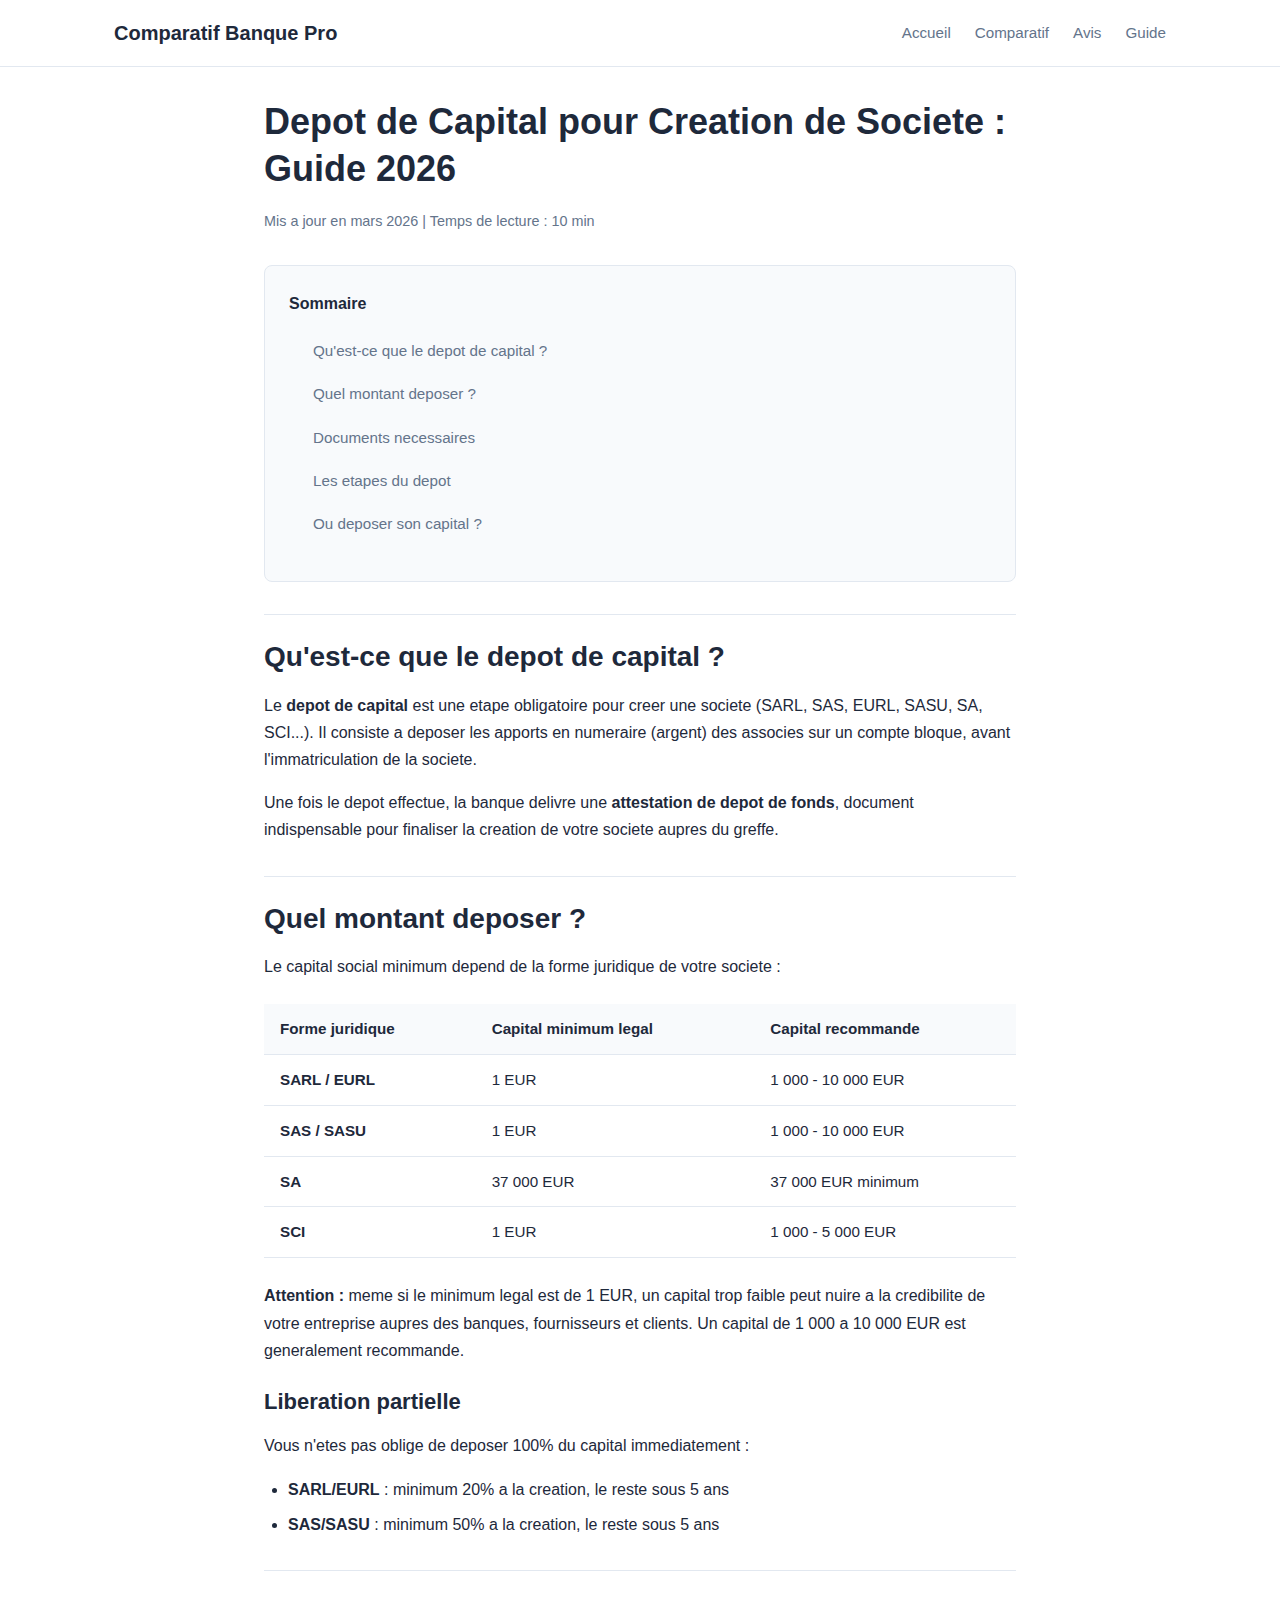
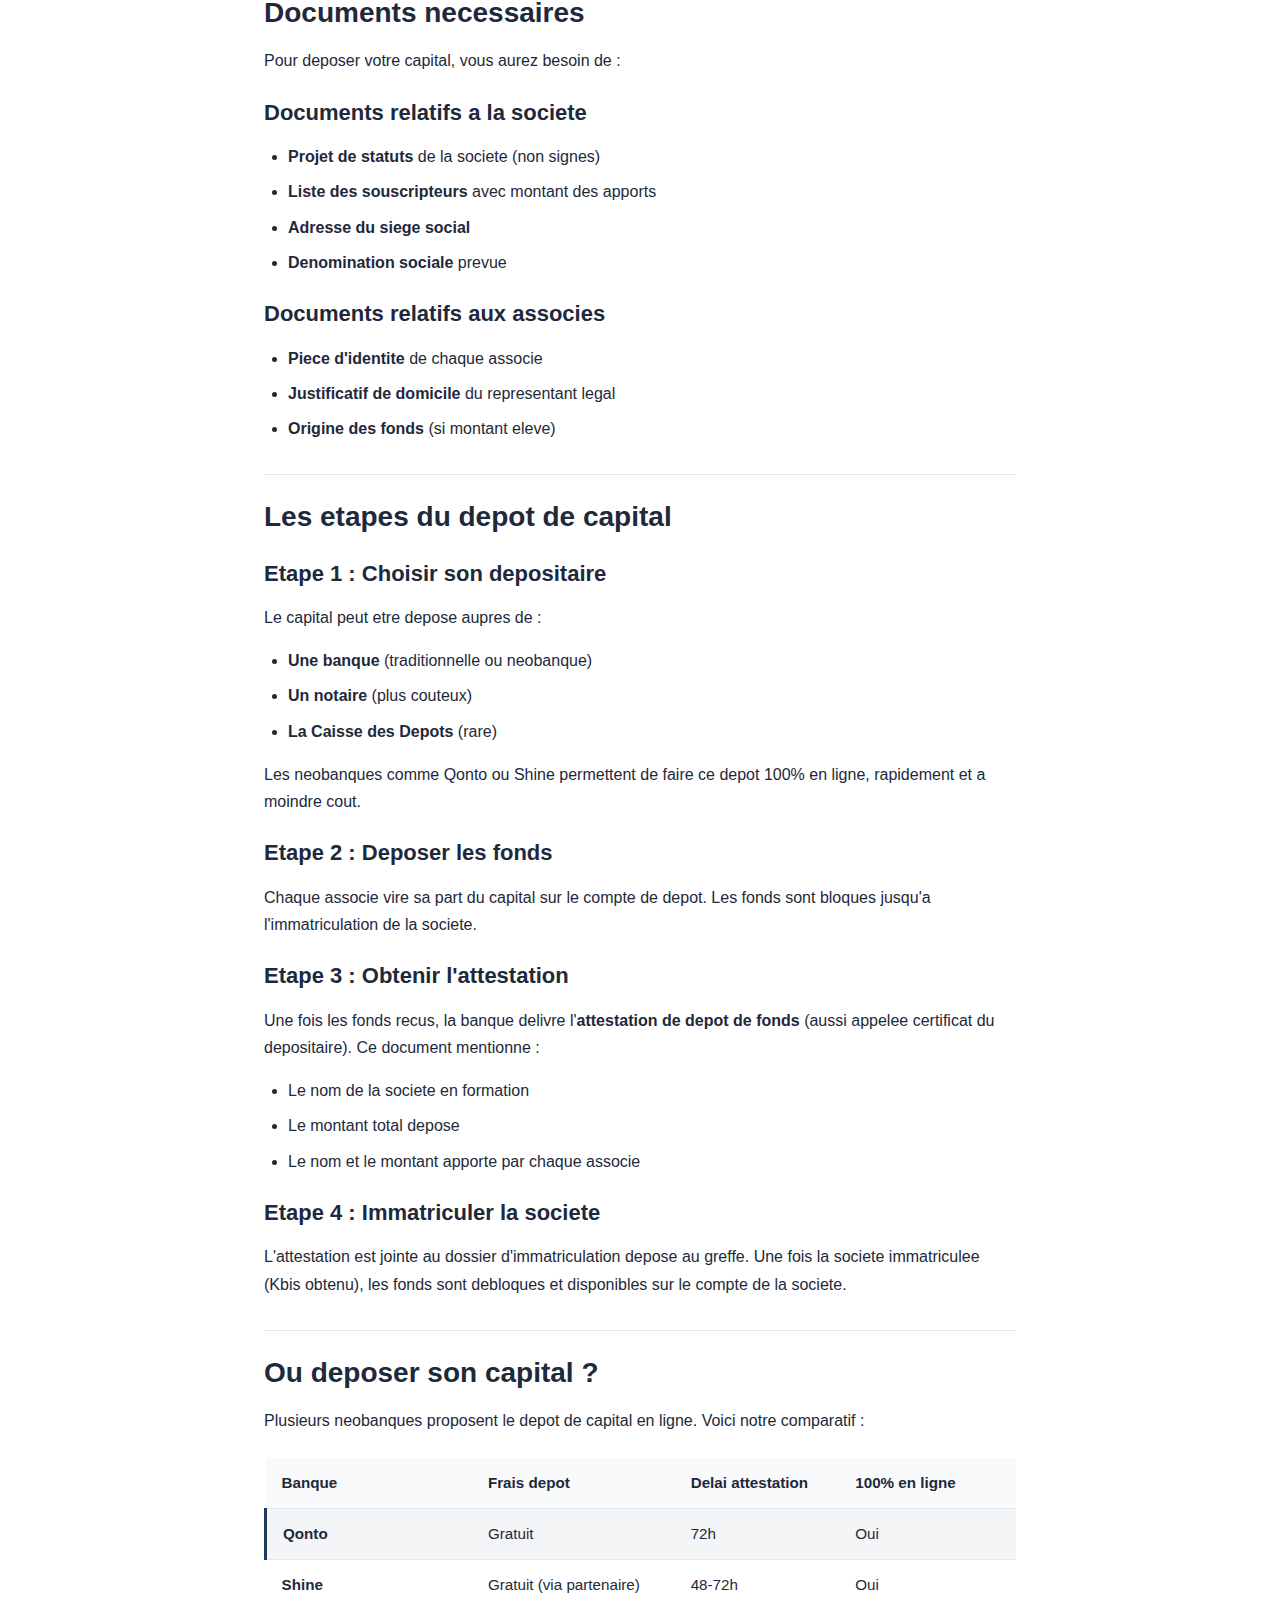
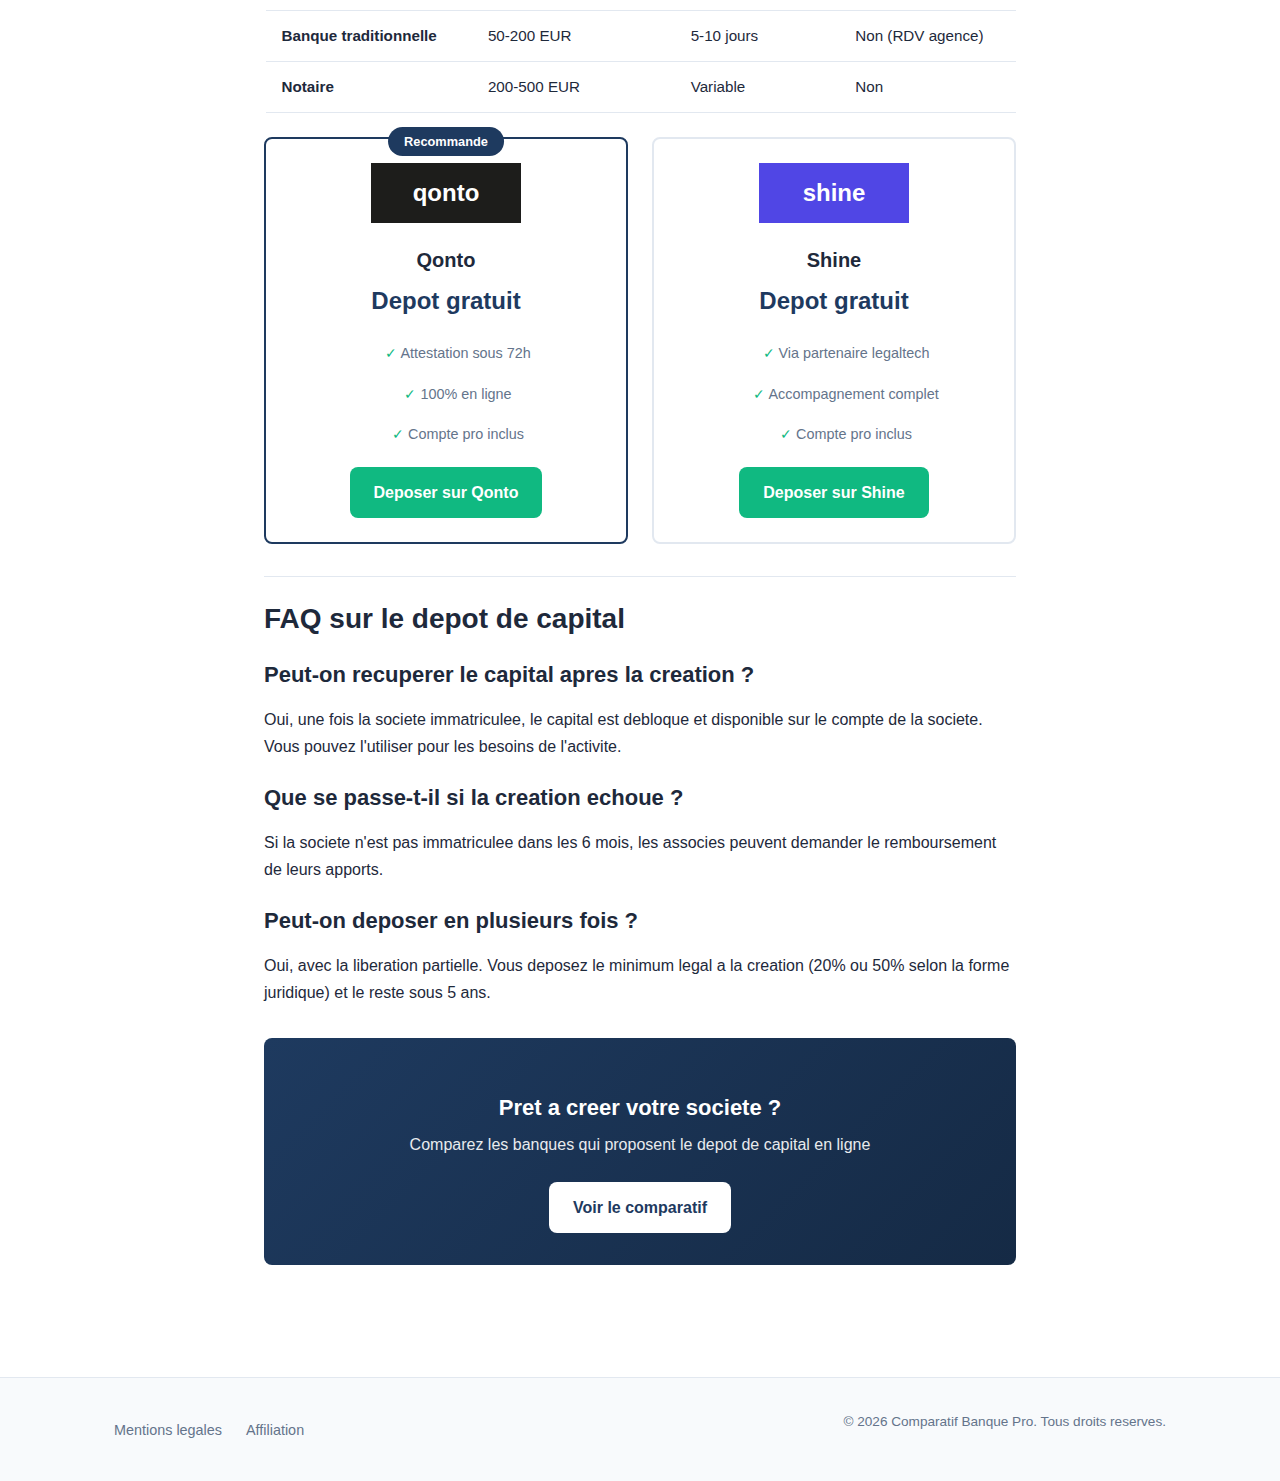
<file: depot-capital-creation-societe.html>
<!DOCTYPE html>
<html lang="fr">
<head>
  <meta charset="UTF-8">
  <meta name="viewport" content="width=device-width, initial-scale=1.0">

  <!-- SEO -->
  <title>Depot de Capital pour Creation de Societe 2026 | Guide Complet</title>
  <meta name="description" content="Comment deposer le capital de votre SARL ou SAS ? Guide complet : documents, delais, banques qui proposent le depot de capital en ligne. Tout savoir pour creer votre societe.">
  <meta name="robots" content="index, follow">
  <link rel="canonical" href="https://comparatif-banque-pro.fr/depot-capital-creation-societe">

  <!-- Open Graph -->
  <meta property="og:title" content="Depot de Capital : Comment ca Marche ?">
  <meta property="og:description" content="Guide complet pour deposer le capital de votre societe en ligne.">
  <meta property="og:type" content="article">
  <meta property="og:url" content="https://comparatif-banque-pro.fr/depot-capital-creation-societe">

  <!-- CSS -->
  <link rel="stylesheet" href="/css/style.css">
</head>
<body>

  <!-- HEADER -->
  <header class="header">
    <div class="container header__inner">
      <a href="/" class="header__logo">Comparatif Banque Pro</a>
      <nav class="header__nav">
        <a href="/">Accueil</a>
        <a href="/meilleure-banque-pro">Comparatif</a>
        <a href="/avis">Avis</a>
        <a href="/guide">Guide</a>
      </nav>
    </div>
  </header>

  <!-- ARTICLE -->
  <article class="article">
    <div class="article__header">
      <h1>Depot de Capital pour Creation de Societe : Guide 2026</h1>
      <p class="article__meta">Mis a jour en mars 2026 | Temps de lecture : 10 min</p>
    </div>

    <div class="article__content">

      <!-- TOC -->
      <div class="toc">
        <p class="toc__title"><strong>Sommaire</strong></p>
        <ul>
          <li><a href="#definition">Qu'est-ce que le depot de capital ?</a></li>
          <li><a href="#montant">Quel montant deposer ?</a></li>
          <li><a href="#documents">Documents necessaires</a></li>
          <li><a href="#etapes">Les etapes du depot</a></li>
          <li><a href="#banques">Ou deposer son capital ?</a></li>
        </ul>
      </div>

      <h2 id="definition">Qu'est-ce que le depot de capital ?</h2>
      <p>
        Le <strong>depot de capital</strong> est une etape obligatoire pour creer une societe
        (SARL, SAS, EURL, SASU, SA, SCI...). Il consiste a deposer les apports en numeraire
        (argent) des associes sur un compte bloque, avant l'immatriculation de la societe.
      </p>
      <p>
        Une fois le depot effectue, la banque delivre une <strong>attestation de depot de fonds</strong>,
        document indispensable pour finaliser la creation de votre societe aupres du greffe.
      </p>

      <h2 id="montant">Quel montant deposer ?</h2>
      <p>
        Le capital social minimum depend de la forme juridique de votre societe :
      </p>

      <div class="table-wrapper">
        <table class="table">
          <thead>
            <tr>
              <th>Forme juridique</th>
              <th>Capital minimum legal</th>
              <th>Capital recommande</th>
            </tr>
          </thead>
          <tbody>
            <tr>
              <td><strong>SARL / EURL</strong></td>
              <td>1 EUR</td>
              <td>1 000 - 10 000 EUR</td>
            </tr>
            <tr>
              <td><strong>SAS / SASU</strong></td>
              <td>1 EUR</td>
              <td>1 000 - 10 000 EUR</td>
            </tr>
            <tr>
              <td><strong>SA</strong></td>
              <td>37 000 EUR</td>
              <td>37 000 EUR minimum</td>
            </tr>
            <tr>
              <td><strong>SCI</strong></td>
              <td>1 EUR</td>
              <td>1 000 - 5 000 EUR</td>
            </tr>
          </tbody>
        </table>
      </div>

      <p>
        <strong>Attention :</strong> meme si le minimum legal est de 1 EUR, un capital trop faible
        peut nuire a la credibilite de votre entreprise aupres des banques, fournisseurs et clients.
        Un capital de 1 000 a 10 000 EUR est generalement recommande.
      </p>

      <h3>Liberation partielle</h3>
      <p>
        Vous n'etes pas oblige de deposer 100% du capital immediatement :
      </p>
      <ul>
        <li><strong>SARL/EURL</strong> : minimum 20% a la creation, le reste sous 5 ans</li>
        <li><strong>SAS/SASU</strong> : minimum 50% a la creation, le reste sous 5 ans</li>
      </ul>

      <h2 id="documents">Documents necessaires</h2>
      <p>
        Pour deposer votre capital, vous aurez besoin de :
      </p>

      <h3>Documents relatifs a la societe</h3>
      <ul>
        <li><strong>Projet de statuts</strong> de la societe (non signes)</li>
        <li><strong>Liste des souscripteurs</strong> avec montant des apports</li>
        <li><strong>Adresse du siege social</strong></li>
        <li><strong>Denomination sociale</strong> prevue</li>
      </ul>

      <h3>Documents relatifs aux associes</h3>
      <ul>
        <li><strong>Piece d'identite</strong> de chaque associe</li>
        <li><strong>Justificatif de domicile</strong> du representant legal</li>
        <li><strong>Origine des fonds</strong> (si montant eleve)</li>
      </ul>

      <h2 id="etapes">Les etapes du depot de capital</h2>

      <h3>Etape 1 : Choisir son depositaire</h3>
      <p>
        Le capital peut etre depose aupres de :
      </p>
      <ul>
        <li><strong>Une banque</strong> (traditionnelle ou neobanque)</li>
        <li><strong>Un notaire</strong> (plus couteux)</li>
        <li><strong>La Caisse des Depots</strong> (rare)</li>
      </ul>
      <p>
        Les neobanques comme Qonto ou Shine permettent de faire ce depot 100% en ligne,
        rapidement et a moindre cout.
      </p>

      <h3>Etape 2 : Deposer les fonds</h3>
      <p>
        Chaque associe vire sa part du capital sur le compte de depot. Les fonds sont
        bloques jusqu'a l'immatriculation de la societe.
      </p>

      <h3>Etape 3 : Obtenir l'attestation</h3>
      <p>
        Une fois les fonds recus, la banque delivre l'<strong>attestation de depot de fonds</strong>
        (aussi appelee certificat du depositaire). Ce document mentionne :
      </p>
      <ul>
        <li>Le nom de la societe en formation</li>
        <li>Le montant total depose</li>
        <li>Le nom et le montant apporte par chaque associe</li>
      </ul>

      <h3>Etape 4 : Immatriculer la societe</h3>
      <p>
        L'attestation est jointe au dossier d'immatriculation depose au greffe.
        Une fois la societe immatriculee (Kbis obtenu), les fonds sont debloques
        et disponibles sur le compte de la societe.
      </p>

      <h2 id="banques">Ou deposer son capital ?</h2>
      <p>
        Plusieurs neobanques proposent le depot de capital en ligne. Voici notre comparatif :
      </p>

      <div class="table-wrapper">
        <table class="table">
          <thead>
            <tr>
              <th>Banque</th>
              <th>Frais depot</th>
              <th>Delai attestation</th>
              <th>100% en ligne</th>
            </tr>
          </thead>
          <tbody>
            <tr class="table__highlight">
              <td><strong>Qonto</strong></td>
              <td>Gratuit</td>
              <td>72h</td>
              <td>Oui</td>
            </tr>
            <tr>
              <td><strong>Shine</strong></td>
              <td>Gratuit (via partenaire)</td>
              <td>48-72h</td>
              <td>Oui</td>
            </tr>
            <tr>
              <td><strong>Banque traditionnelle</strong></td>
              <td>50-200 EUR</td>
              <td>5-10 jours</td>
              <td>Non (RDV agence)</td>
            </tr>
            <tr>
              <td><strong>Notaire</strong></td>
              <td>200-500 EUR</td>
              <td>Variable</td>
              <td>Non</td>
            </tr>
          </tbody>
        </table>
      </div>

      <div class="grid grid--2 mt-md">
        <div class="product-card product-card--featured">
          <div class="product-card__image">
            <img src="/images/qonto.svg" alt="Qonto">
          </div>
          <h3 class="product-card__title">Qonto</h3>
          <p class="product-card__price">Depot gratuit</p>
          <ul class="product-card__features">
            <li>Attestation sous 72h</li>
            <li>100% en ligne</li>
            <li>Compte pro inclus</li>
          </ul>
          <a href="#" class="btn btn--accent" target="_blank" rel="noopener sponsored">Deposer sur Qonto</a>
        </div>

        <div class="product-card">
          <div class="product-card__image">
            <img src="/images/shine.svg" alt="Shine">
          </div>
          <h3 class="product-card__title">Shine</h3>
          <p class="product-card__price">Depot gratuit</p>
          <ul class="product-card__features">
            <li>Via partenaire legaltech</li>
            <li>Accompagnement complet</li>
            <li>Compte pro inclus</li>
          </ul>
          <a href="#" class="btn btn--accent" target="_blank" rel="noopener sponsored">Deposer sur Shine</a>
        </div>
      </div>

      <h2>FAQ sur le depot de capital</h2>

      <h3>Peut-on recuperer le capital apres la creation ?</h3>
      <p>
        Oui, une fois la societe immatriculee, le capital est debloque et disponible sur le
        compte de la societe. Vous pouvez l'utiliser pour les besoins de l'activite.
      </p>

      <h3>Que se passe-t-il si la creation echoue ?</h3>
      <p>
        Si la societe n'est pas immatriculee dans les 6 mois, les associes peuvent demander
        le remboursement de leurs apports.
      </p>

      <h3>Peut-on deposer en plusieurs fois ?</h3>
      <p>
        Oui, avec la liberation partielle. Vous deposez le minimum legal a la creation
        (20% ou 50% selon la forme juridique) et le reste sous 5 ans.
      </p>

      <div class="cta-box">
        <h3>Pret a creer votre societe ?</h3>
        <p>Comparez les banques qui proposent le depot de capital en ligne</p>
        <a href="/meilleure-banque-pro" class="btn">Voir le comparatif</a>
      </div>

    </div>
  </article>

  <!-- FOOTER -->
  <footer class="footer">
    <div class="container footer__inner">
      <div class="footer__links">
        <a href="/mentions-legales">Mentions legales</a>
        <a href="/mentions-legales#affiliation">Affiliation</a>
      </div>
      <p class="footer__copy">&copy; 2026 Comparatif Banque Pro. Tous droits reserves.</p>
    </div>
  </footer>

</body>
</html>
</file>
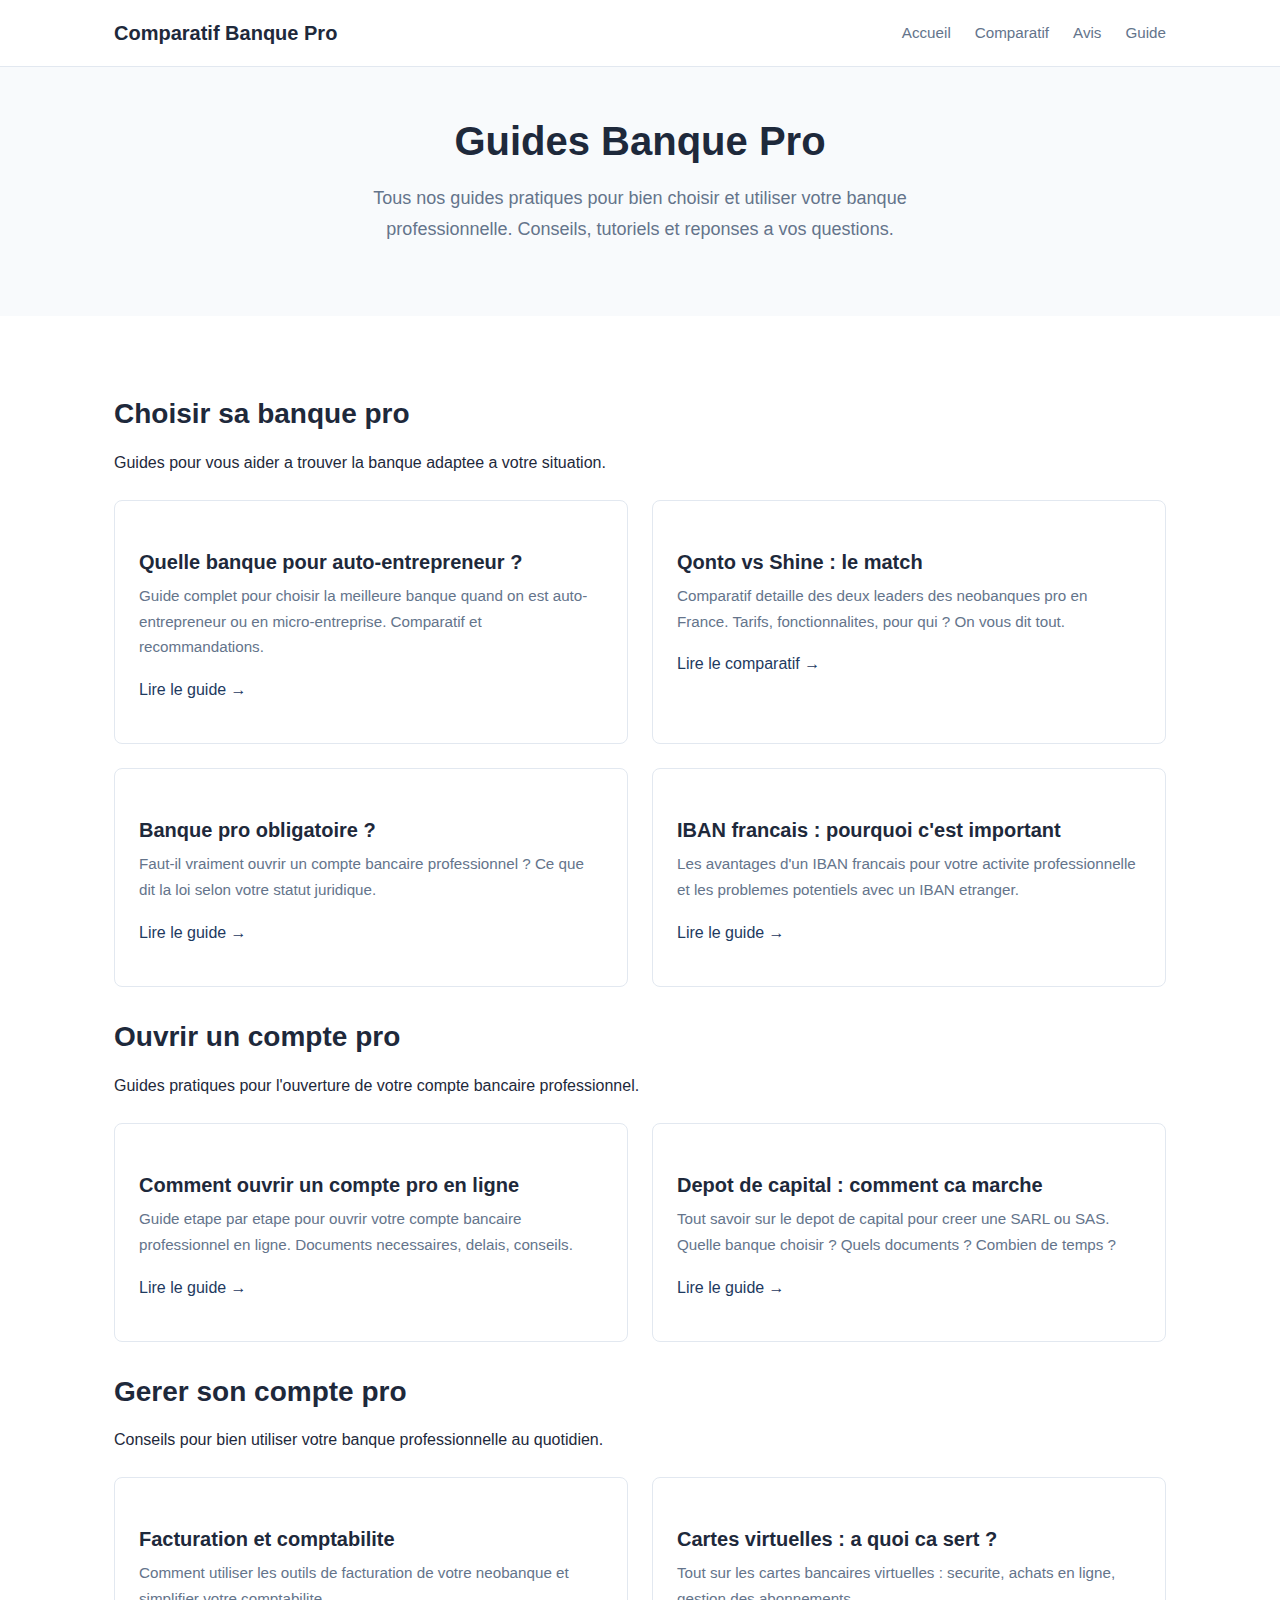
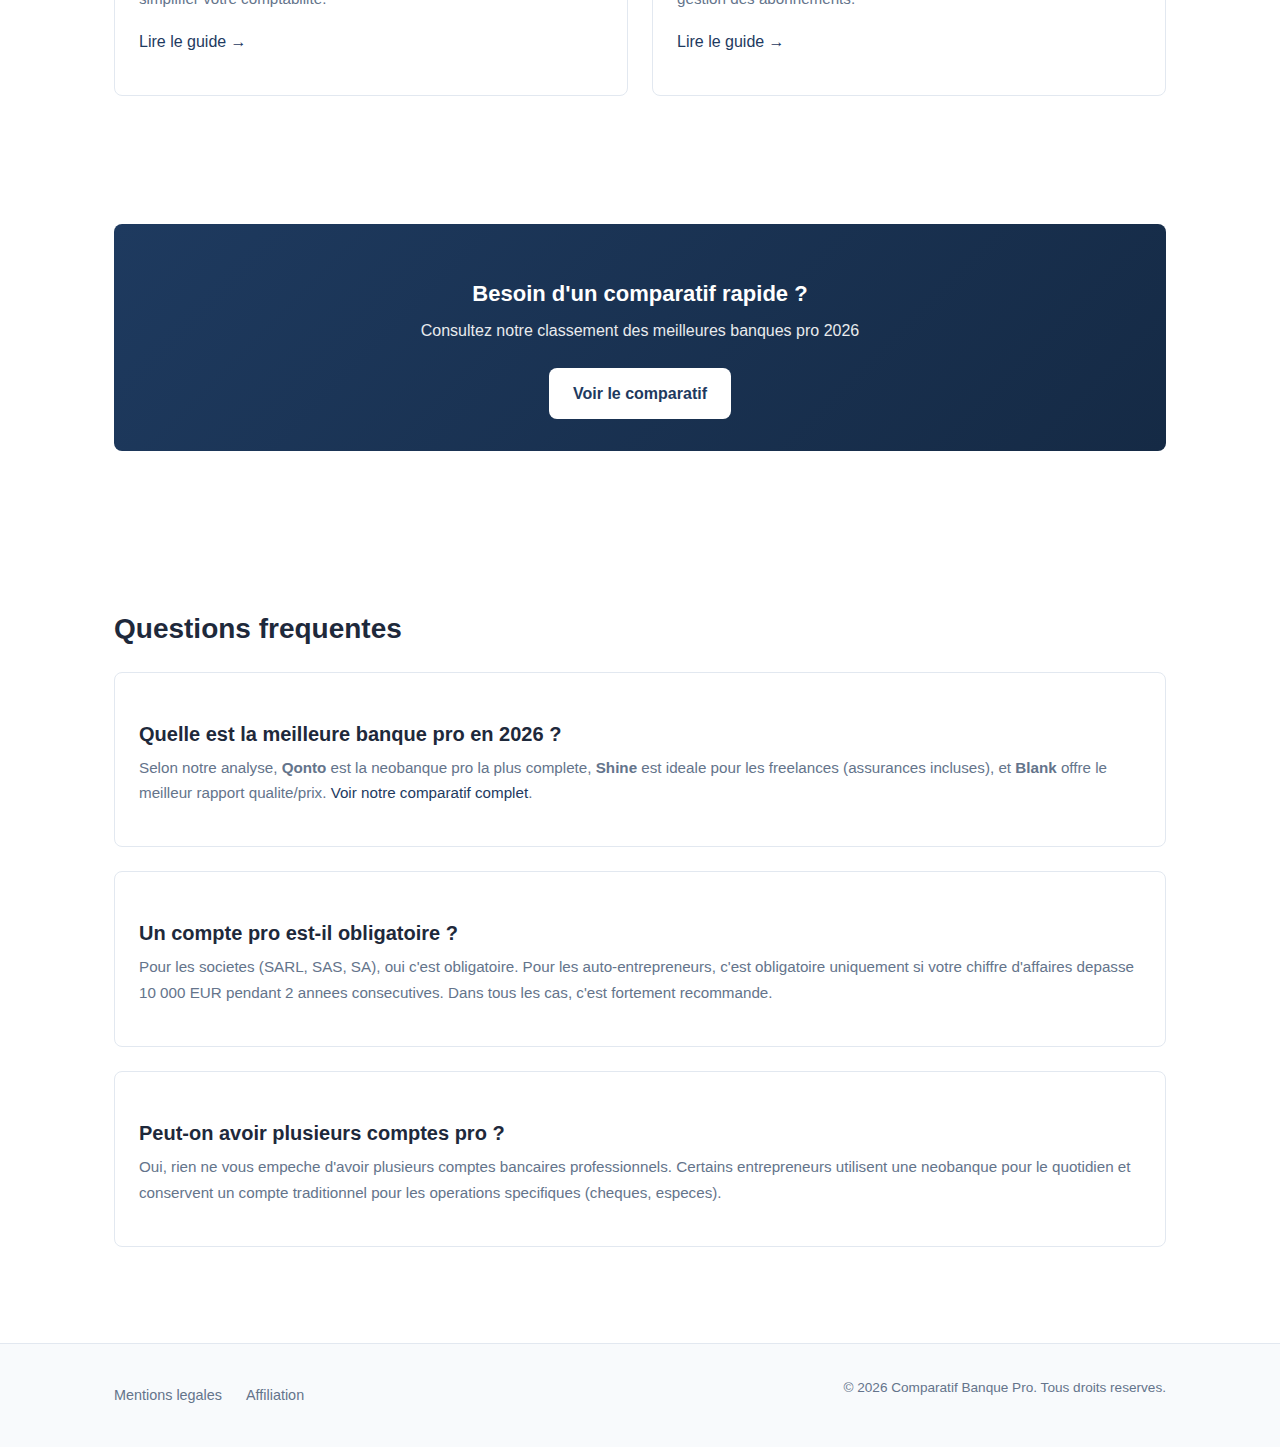
<file: guide.html>
<!DOCTYPE html>
<html lang="fr">
<head>
  <meta charset="UTF-8">
  <meta name="viewport" content="width=device-width, initial-scale=1.0">

  <!-- SEO -->
  <title>Guides Banque Pro 2026 : Conseils et Tutoriels | Comparatif Banque Pro</title>
  <meta name="description" content="Guides pratiques sur les banques professionnelles : comment ouvrir un compte pro, quelle banque choisir selon votre statut, tout savoir sur les neobanques.">
  <meta name="robots" content="index, follow">
  <link rel="canonical" href="https://comparatif-banque-pro.fr/guide">

  <!-- Open Graph -->
  <meta property="og:title" content="Guides Banque Pro 2026">
  <meta property="og:description" content="Guides pratiques sur les banques professionnelles.">
  <meta property="og:type" content="website">
  <meta property="og:url" content="https://comparatif-banque-pro.fr/guide">

  <!-- CSS -->
  <link rel="stylesheet" href="/css/style.css">
</head>
<body>

  <!-- HEADER -->
  <header class="header">
    <div class="container header__inner">
      <a href="/" class="header__logo">Comparatif Banque Pro</a>
      <nav class="header__nav">
        <a href="/">Accueil</a>
        <a href="/meilleure-banque-pro">Comparatif</a>
        <a href="/avis">Avis</a>
        <a href="/guide">Guide</a>
      </nav>
    </div>
  </header>

  <!-- HERO -->
  <section class="hero">
    <div class="container">
      <h1>Guides Banque Pro</h1>
      <p class="hero__subtitle">
        Tous nos guides pratiques pour bien choisir et utiliser votre banque professionnelle.
        Conseils, tutoriels et reponses a vos questions.
      </p>
    </div>
  </section>

  <!-- GUIDES PAR CATEGORIE -->
  <section class="section">
    <div class="container">

      <h2>Choisir sa banque pro</h2>
      <p>Guides pour vous aider a trouver la banque adaptee a votre situation.</p>

      <div class="grid grid--2 mt-md">

        <div class="card">
          <h3 class="card__title">Quelle banque pour auto-entrepreneur ?</h3>
          <p class="card__text">
            Guide complet pour choisir la meilleure banque quand on est auto-entrepreneur
            ou en micro-entreprise. Comparatif et recommandations.
          </p>
          <p class="mt-sm"><a href="/choisir-banque-auto-entrepreneur">Lire le guide &rarr;</a></p>
        </div>

        <div class="card">
          <h3 class="card__title">Qonto vs Shine : le match</h3>
          <p class="card__text">
            Comparatif detaille des deux leaders des neobanques pro en France.
            Tarifs, fonctionnalites, pour qui ? On vous dit tout.
          </p>
          <p class="mt-sm"><a href="/qonto-vs-shine">Lire le comparatif &rarr;</a></p>
        </div>

        <div class="card">
          <h3 class="card__title">Banque pro obligatoire ?</h3>
          <p class="card__text">
            Faut-il vraiment ouvrir un compte bancaire professionnel ?
            Ce que dit la loi selon votre statut juridique.
          </p>
          <p class="mt-sm"><a href="/banque-pro-obligatoire">Lire le guide &rarr;</a></p>
        </div>

        <div class="card">
          <h3 class="card__title">IBAN francais : pourquoi c'est important</h3>
          <p class="card__text">
            Les avantages d'un IBAN francais pour votre activite professionnelle
            et les problemes potentiels avec un IBAN etranger.
          </p>
          <p class="mt-sm"><a href="/iban-francais-banque-pro">Lire le guide &rarr;</a></p>
        </div>

      </div>

      <h2>Ouvrir un compte pro</h2>
      <p>Guides pratiques pour l'ouverture de votre compte bancaire professionnel.</p>

      <div class="grid grid--2 mt-md">

        <div class="card">
          <h3 class="card__title">Comment ouvrir un compte pro en ligne</h3>
          <p class="card__text">
            Guide etape par etape pour ouvrir votre compte bancaire professionnel
            en ligne. Documents necessaires, delais, conseils.
          </p>
          <p class="mt-sm"><a href="/ouvrir-compte-pro">Lire le guide &rarr;</a></p>
        </div>

        <div class="card">
          <h3 class="card__title">Depot de capital : comment ca marche</h3>
          <p class="card__text">
            Tout savoir sur le depot de capital pour creer une SARL ou SAS.
            Quelle banque choisir ? Quels documents ? Combien de temps ?
          </p>
          <p class="mt-sm"><a href="/depot-capital-creation-societe">Lire le guide &rarr;</a></p>
        </div>

      </div>

      <h2>Gerer son compte pro</h2>
      <p>Conseils pour bien utiliser votre banque professionnelle au quotidien.</p>

      <div class="grid grid--2 mt-md">

        <div class="card">
          <h3 class="card__title">Facturation et comptabilite</h3>
          <p class="card__text">
            Comment utiliser les outils de facturation de votre neobanque
            et simplifier votre comptabilite.
          </p>
          <p class="mt-sm"><a href="/facturation-comptabilite-neobanque">Lire le guide &rarr;</a></p>
        </div>

        <div class="card">
          <h3 class="card__title">Cartes virtuelles : a quoi ca sert ?</h3>
          <p class="card__text">
            Tout sur les cartes bancaires virtuelles : securite, achats en ligne,
            gestion des abonnements.
          </p>
          <p class="mt-sm"><a href="/cartes-virtuelles-banque-pro">Lire le guide &rarr;</a></p>
        </div>

      </div>

    </div>
  </section>

  <!-- CTA -->
  <section class="section">
    <div class="container">
      <div class="cta-box">
        <h3>Besoin d'un comparatif rapide ?</h3>
        <p>Consultez notre classement des meilleures banques pro 2026</p>
        <a href="/meilleure-banque-pro" class="btn">Voir le comparatif</a>
      </div>
    </div>
  </section>

  <!-- FAQ -->
  <section class="section">
    <div class="container">
      <h2>Questions frequentes</h2>

      <div class="card mt-md">
        <h3 class="card__title">Quelle est la meilleure banque pro en 2026 ?</h3>
        <p class="card__text">
          Selon notre analyse, <strong>Qonto</strong> est la neobanque pro la plus complete,
          <strong>Shine</strong> est ideale pour les freelances (assurances incluses),
          et <strong>Blank</strong> offre le meilleur rapport qualite/prix.
          <a href="/meilleure-banque-pro">Voir notre comparatif complet</a>.
        </p>
      </div>

      <div class="card mt-md">
        <h3 class="card__title">Un compte pro est-il obligatoire ?</h3>
        <p class="card__text">
          Pour les societes (SARL, SAS, SA), oui c'est obligatoire. Pour les auto-entrepreneurs,
          c'est obligatoire uniquement si votre chiffre d'affaires depasse 10 000 EUR pendant
          2 annees consecutives. Dans tous les cas, c'est fortement recommande.
        </p>
      </div>

      <div class="card mt-md">
        <h3 class="card__title">Peut-on avoir plusieurs comptes pro ?</h3>
        <p class="card__text">
          Oui, rien ne vous empeche d'avoir plusieurs comptes bancaires professionnels.
          Certains entrepreneurs utilisent une neobanque pour le quotidien et conservent
          un compte traditionnel pour les operations specifiques (cheques, especes).
        </p>
      </div>

    </div>
  </section>

  <!-- FOOTER -->
  <footer class="footer">
    <div class="container footer__inner">
      <div class="footer__links">
        <a href="/mentions-legales">Mentions legales</a>
        <a href="/mentions-legales#affiliation">Affiliation</a>
      </div>
      <p class="footer__copy">&copy; 2026 Comparatif Banque Pro. Tous droits reserves.</p>
    </div>
  </footer>

</body>
</html>
</file>
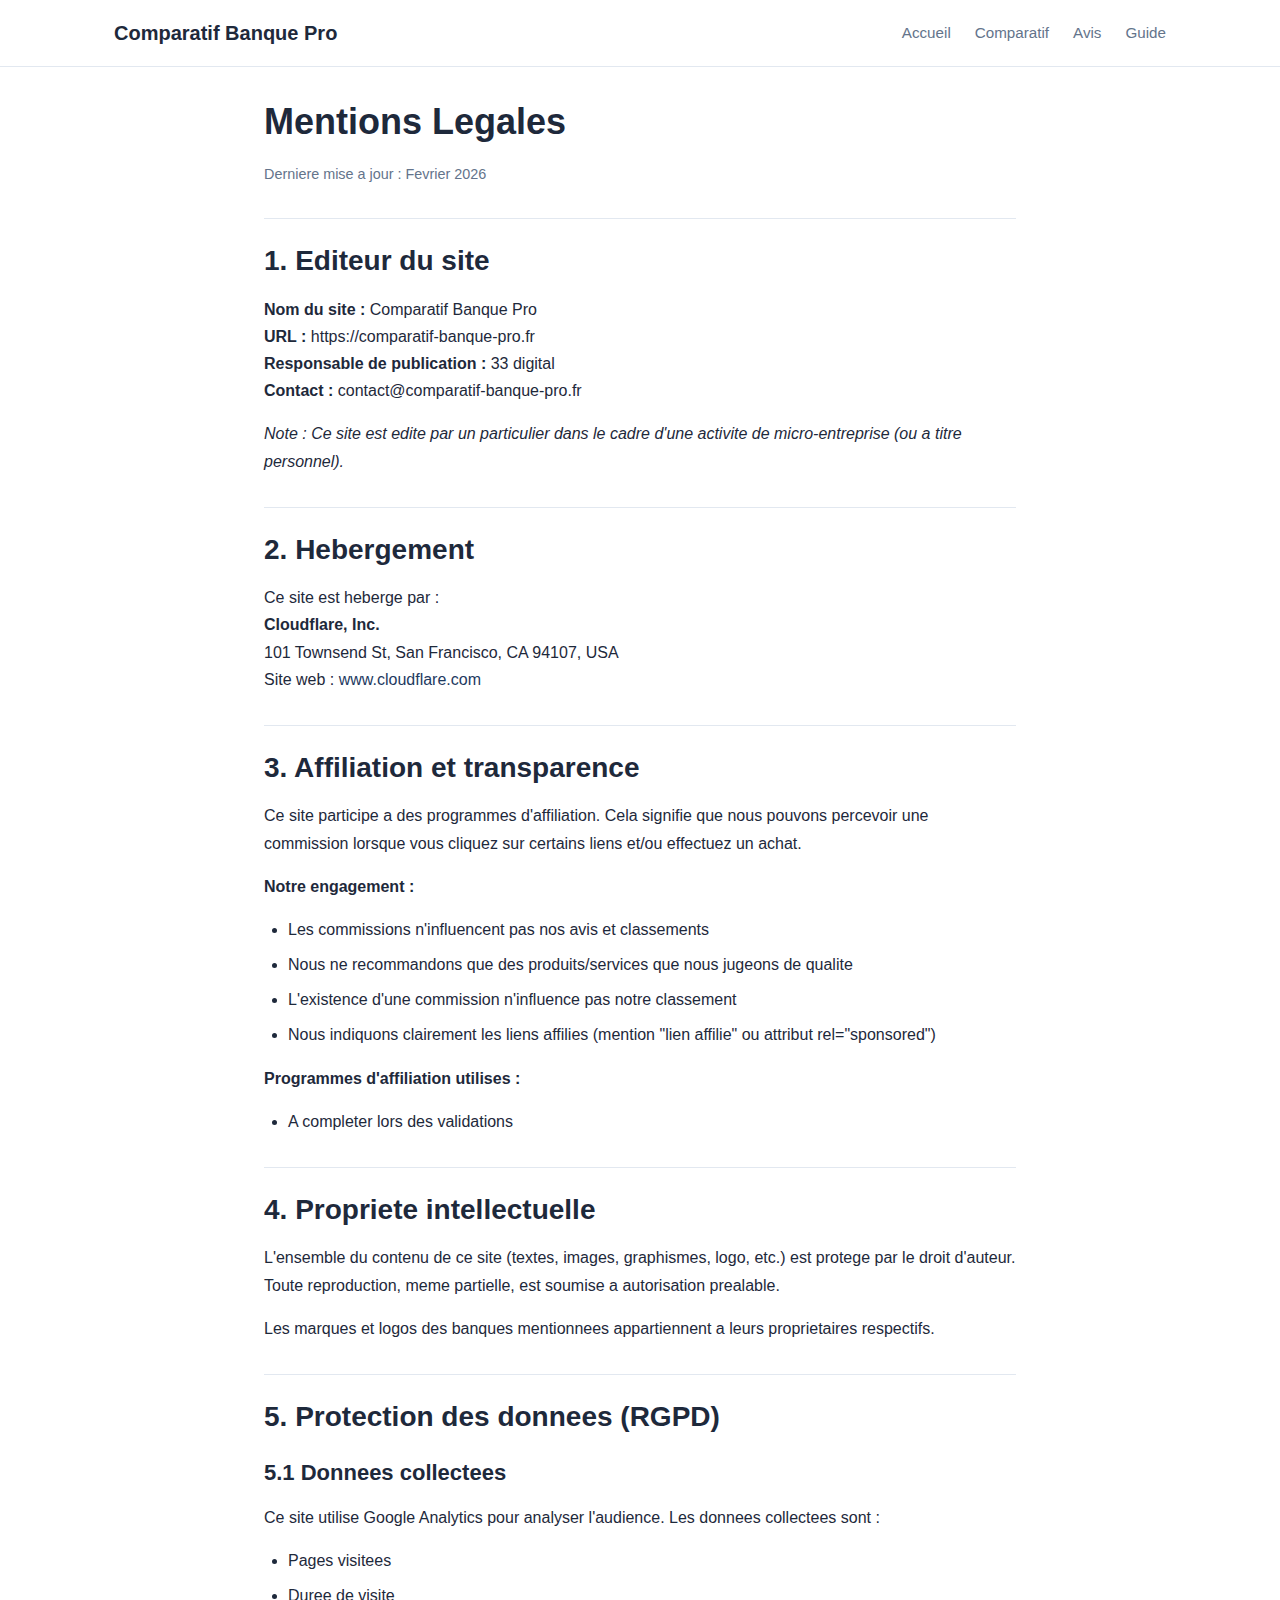
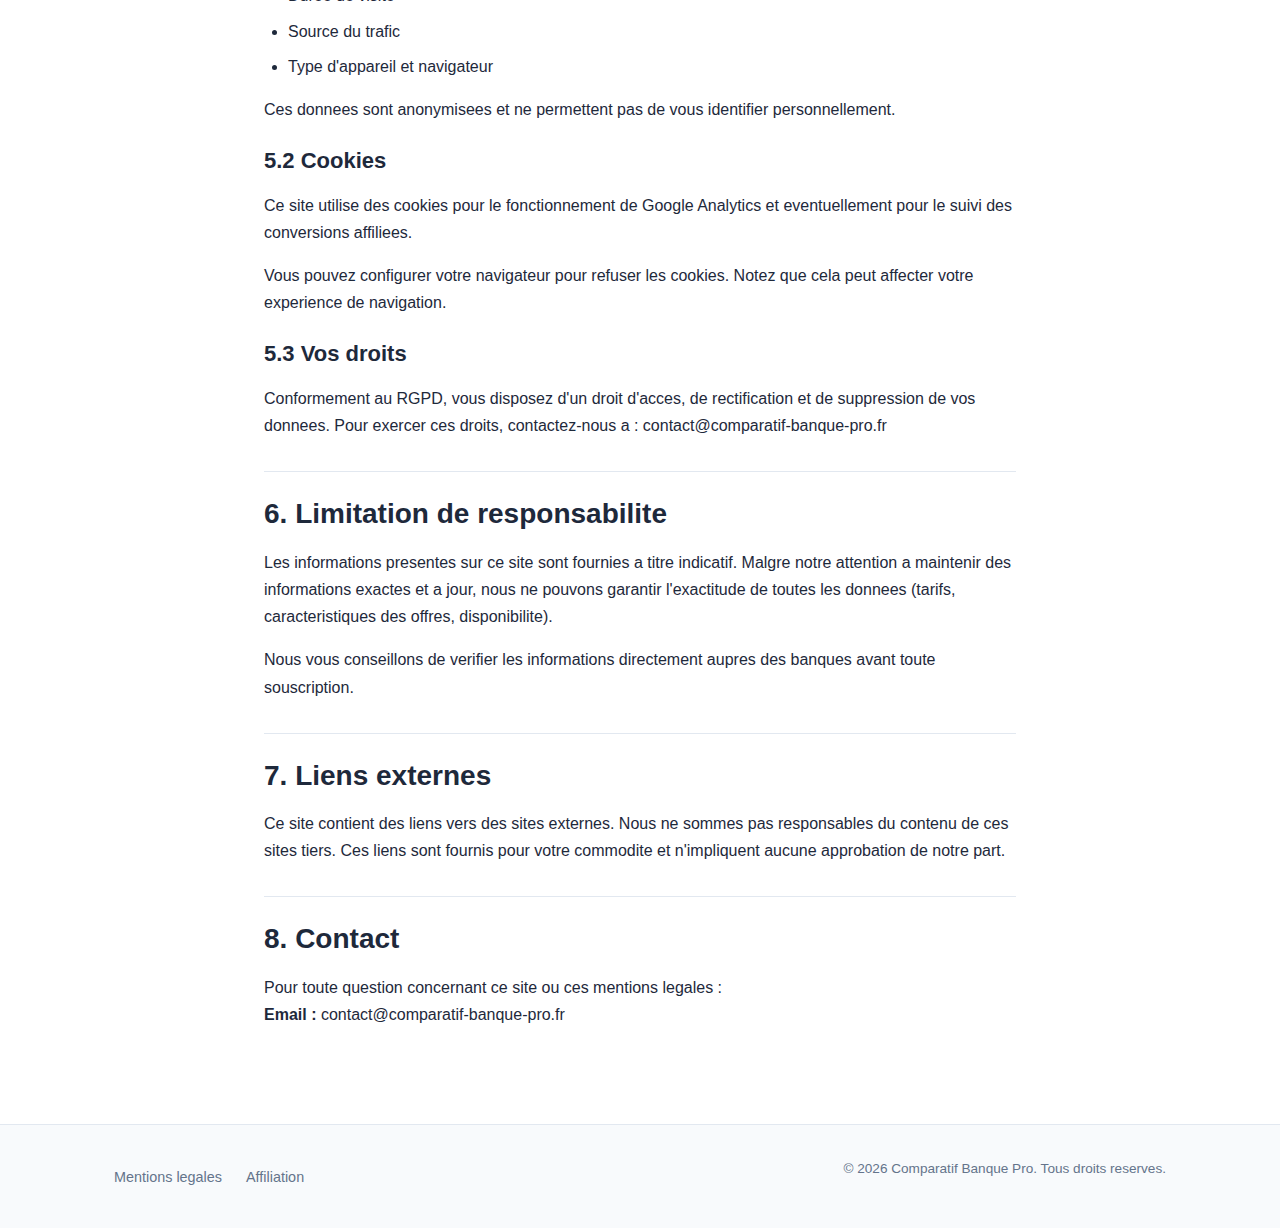
<file: mentions-legales.html>
<!DOCTYPE html>
<html lang="fr">
<head>
  <meta charset="UTF-8">
  <meta name="viewport" content="width=device-width, initial-scale=1.0">

  <!-- SEO -->
  <title>Mentions Legales - Comparatif Banque Pro</title>
  <meta name="description" content="Mentions legales, politique de confidentialite et informations sur l'affiliation du site Comparatif Banque Pro.">
  <meta name="robots" content="noindex, follow">
  <link rel="canonical" href="https://comparatif-banque-pro.fr/mentions-legales">

  <!-- CSS -->
  <link rel="stylesheet" href="/css/style.css">
</head>
<body>

  <!-- HEADER -->
  <header class="header">
    <div class="container header__inner">
      <a href="/" class="header__logo">Comparatif Banque Pro</a>
      <nav class="header__nav">
        <a href="/">Accueil</a>
        <a href="/meilleure-banque-pro">Comparatif</a>
        <a href="/avis">Avis</a>
        <a href="/guide">Guide</a>
      </nav>
    </div>
  </header>

  <!-- CONTENU -->
  <article class="article">
    <div class="article__header">
      <h1>Mentions Legales</h1>
      <p class="article__meta">Derniere mise a jour : Fevrier 2026</p>
    </div>

    <div class="article__content">

      <h2>1. Editeur du site</h2>
      <p>
        <strong>Nom du site :</strong> Comparatif Banque Pro<br>
        <strong>URL :</strong> https://comparatif-banque-pro.fr<br>
        <strong>Responsable de publication :</strong> 33 digital<br>
        <strong>Contact :</strong> contact@comparatif-banque-pro.fr
      </p>
      <p>
        <em>Note : Ce site est edite par un particulier dans le cadre d'une activite de micro-entreprise (ou a titre personnel).</em>
      </p>

      <h2>2. Hebergement</h2>
      <p>
        Ce site est heberge par :<br>
        <strong>Cloudflare, Inc.</strong><br>
        101 Townsend St, San Francisco, CA 94107, USA<br>
        Site web : <a href="https://www.cloudflare.com" target="_blank" rel="noopener">www.cloudflare.com</a>
      </p>

      <h2 id="affiliation">3. Affiliation et transparence</h2>
      <p>
        Ce site participe a des programmes d'affiliation. Cela signifie que nous pouvons percevoir
        une commission lorsque vous cliquez sur certains liens et/ou effectuez un achat.
      </p>
      <p>
        <strong>Notre engagement :</strong>
      </p>
      <ul>
        <li>Les commissions n'influencent pas nos avis et classements</li>
        <li>Nous ne recommandons que des produits/services que nous jugeons de qualite</li>
        <li>L'existence d'une commission n'influence pas notre classement</li>
        <li>Nous indiquons clairement les liens affilies (mention "lien affilie" ou attribut rel="sponsored")</li>
      </ul>
      <p>
        <strong>Programmes d'affiliation utilises :</strong>
      </p>
      <ul>
        <li>A completer lors des validations</li>
      </ul>

      <h2>4. Propriete intellectuelle</h2>
      <p>
        L'ensemble du contenu de ce site (textes, images, graphismes, logo, etc.) est protege par le droit d'auteur.
        Toute reproduction, meme partielle, est soumise a autorisation prealable.
      </p>
      <p>
        Les marques et logos des banques mentionnees appartiennent a leurs proprietaires respectifs.
      </p>

      <h2>5. Protection des donnees (RGPD)</h2>

      <h3>5.1 Donnees collectees</h3>
      <p>
        Ce site utilise Google Analytics pour analyser l'audience. Les donnees collectees sont :
      </p>
      <ul>
        <li>Pages visitees</li>
        <li>Duree de visite</li>
        <li>Source du trafic</li>
        <li>Type d'appareil et navigateur</li>
      </ul>
      <p>Ces donnees sont anonymisees et ne permettent pas de vous identifier personnellement.</p>

      <h3>5.2 Cookies</h3>
      <p>
        Ce site utilise des cookies pour le fonctionnement de Google Analytics et eventuellement
        pour le suivi des conversions affiliees.
      </p>
      <p>
        Vous pouvez configurer votre navigateur pour refuser les cookies. Notez que cela peut affecter
        votre experience de navigation.
      </p>

      <h3>5.3 Vos droits</h3>
      <p>
        Conformement au RGPD, vous disposez d'un droit d'acces, de rectification et de suppression
        de vos donnees. Pour exercer ces droits, contactez-nous a : contact@comparatif-banque-pro.fr
      </p>

      <h2>6. Limitation de responsabilite</h2>
      <p>
        Les informations presentes sur ce site sont fournies a titre indicatif. Malgre notre attention
        a maintenir des informations exactes et a jour, nous ne pouvons garantir l'exactitude de toutes
        les donnees (tarifs, caracteristiques des offres, disponibilite).
      </p>
      <p>
        Nous vous conseillons de verifier les informations directement aupres des banques
        avant toute souscription.
      </p>

      <h2>7. Liens externes</h2>
      <p>
        Ce site contient des liens vers des sites externes. Nous ne sommes pas responsables du contenu
        de ces sites tiers. Ces liens sont fournis pour votre commodite et n'impliquent aucune approbation
        de notre part.
      </p>

      <h2>8. Contact</h2>
      <p>
        Pour toute question concernant ce site ou ces mentions legales :<br>
        <strong>Email :</strong> contact@comparatif-banque-pro.fr
      </p>

    </div>
  </article>

  <!-- FOOTER -->
  <footer class="footer">
    <div class="container footer__inner">
      <div class="footer__links">
        <a href="/mentions-legales">Mentions legales</a>
        <a href="/mentions-legales#affiliation">Affiliation</a>
      </div>
      <p class="footer__copy">© 2026 Comparatif Banque Pro. Tous droits reserves.</p>
    </div>
  </footer>

</body>
</html>
</file>
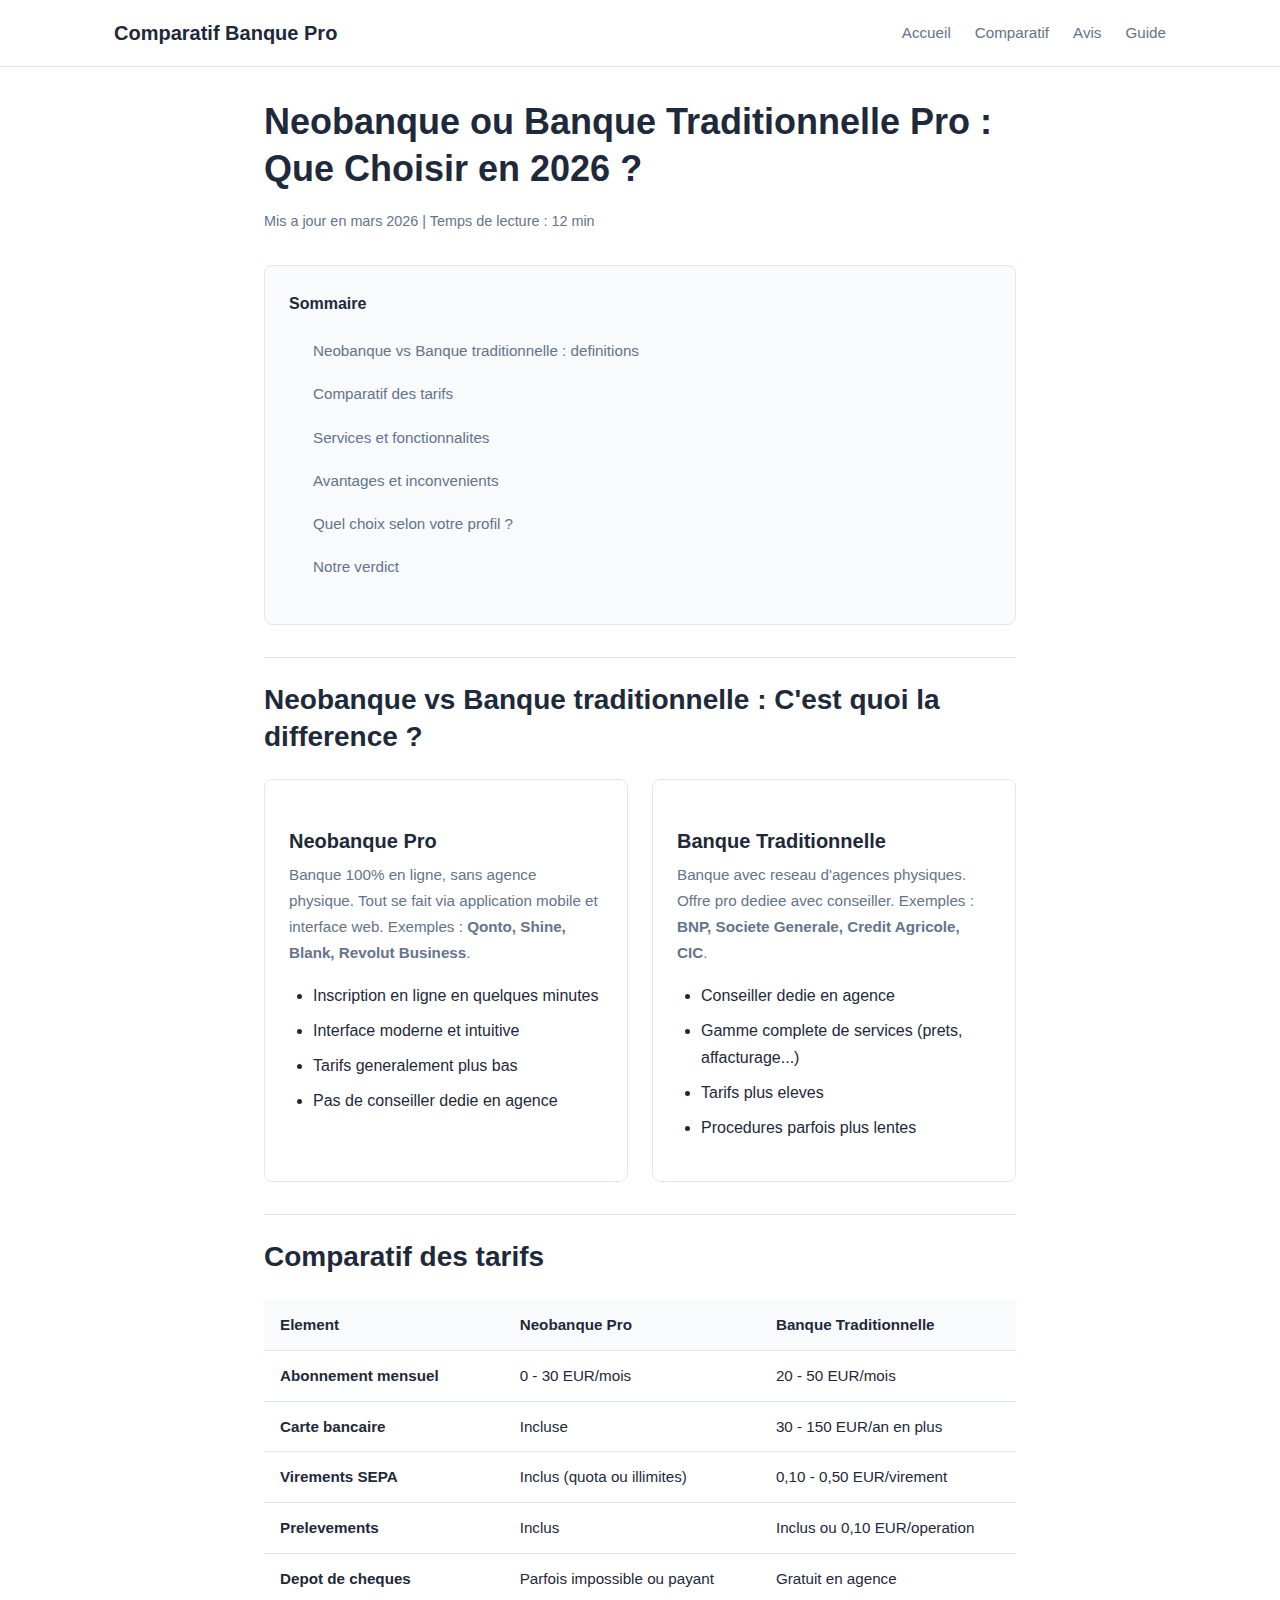
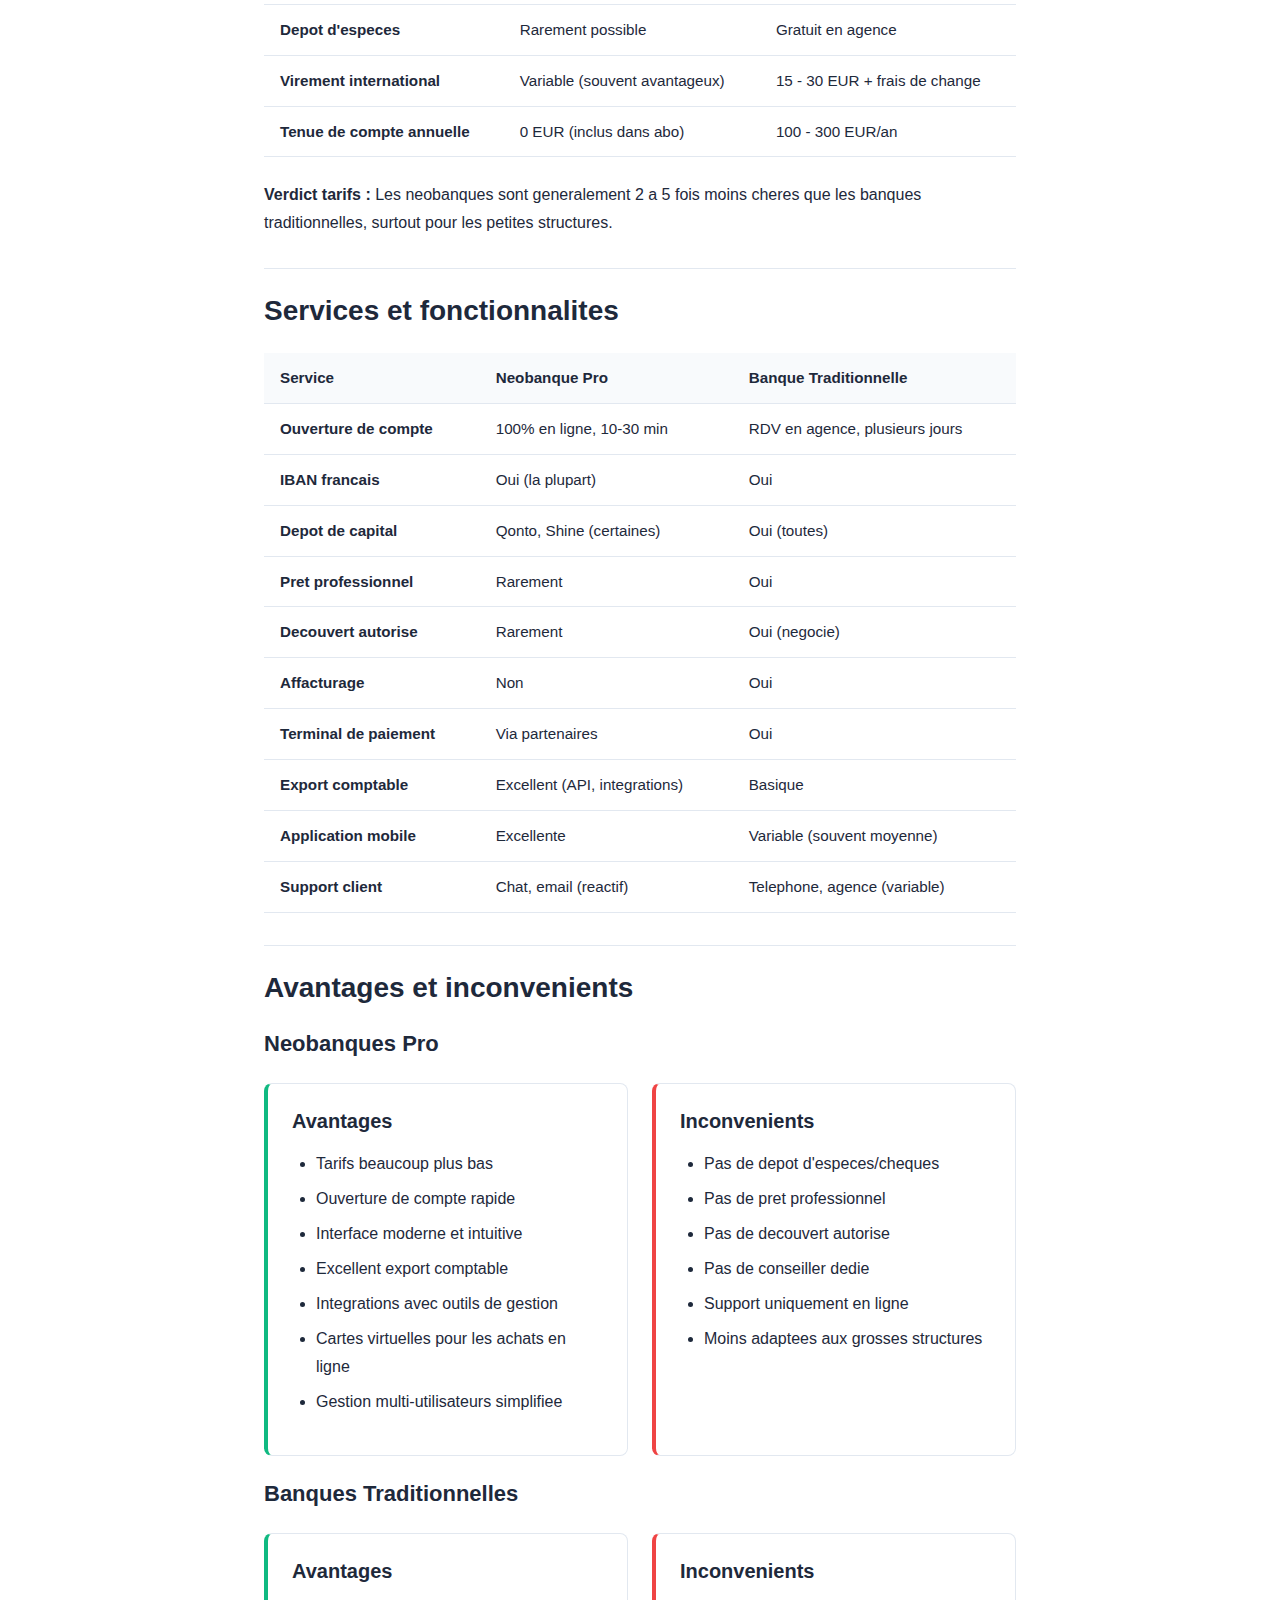
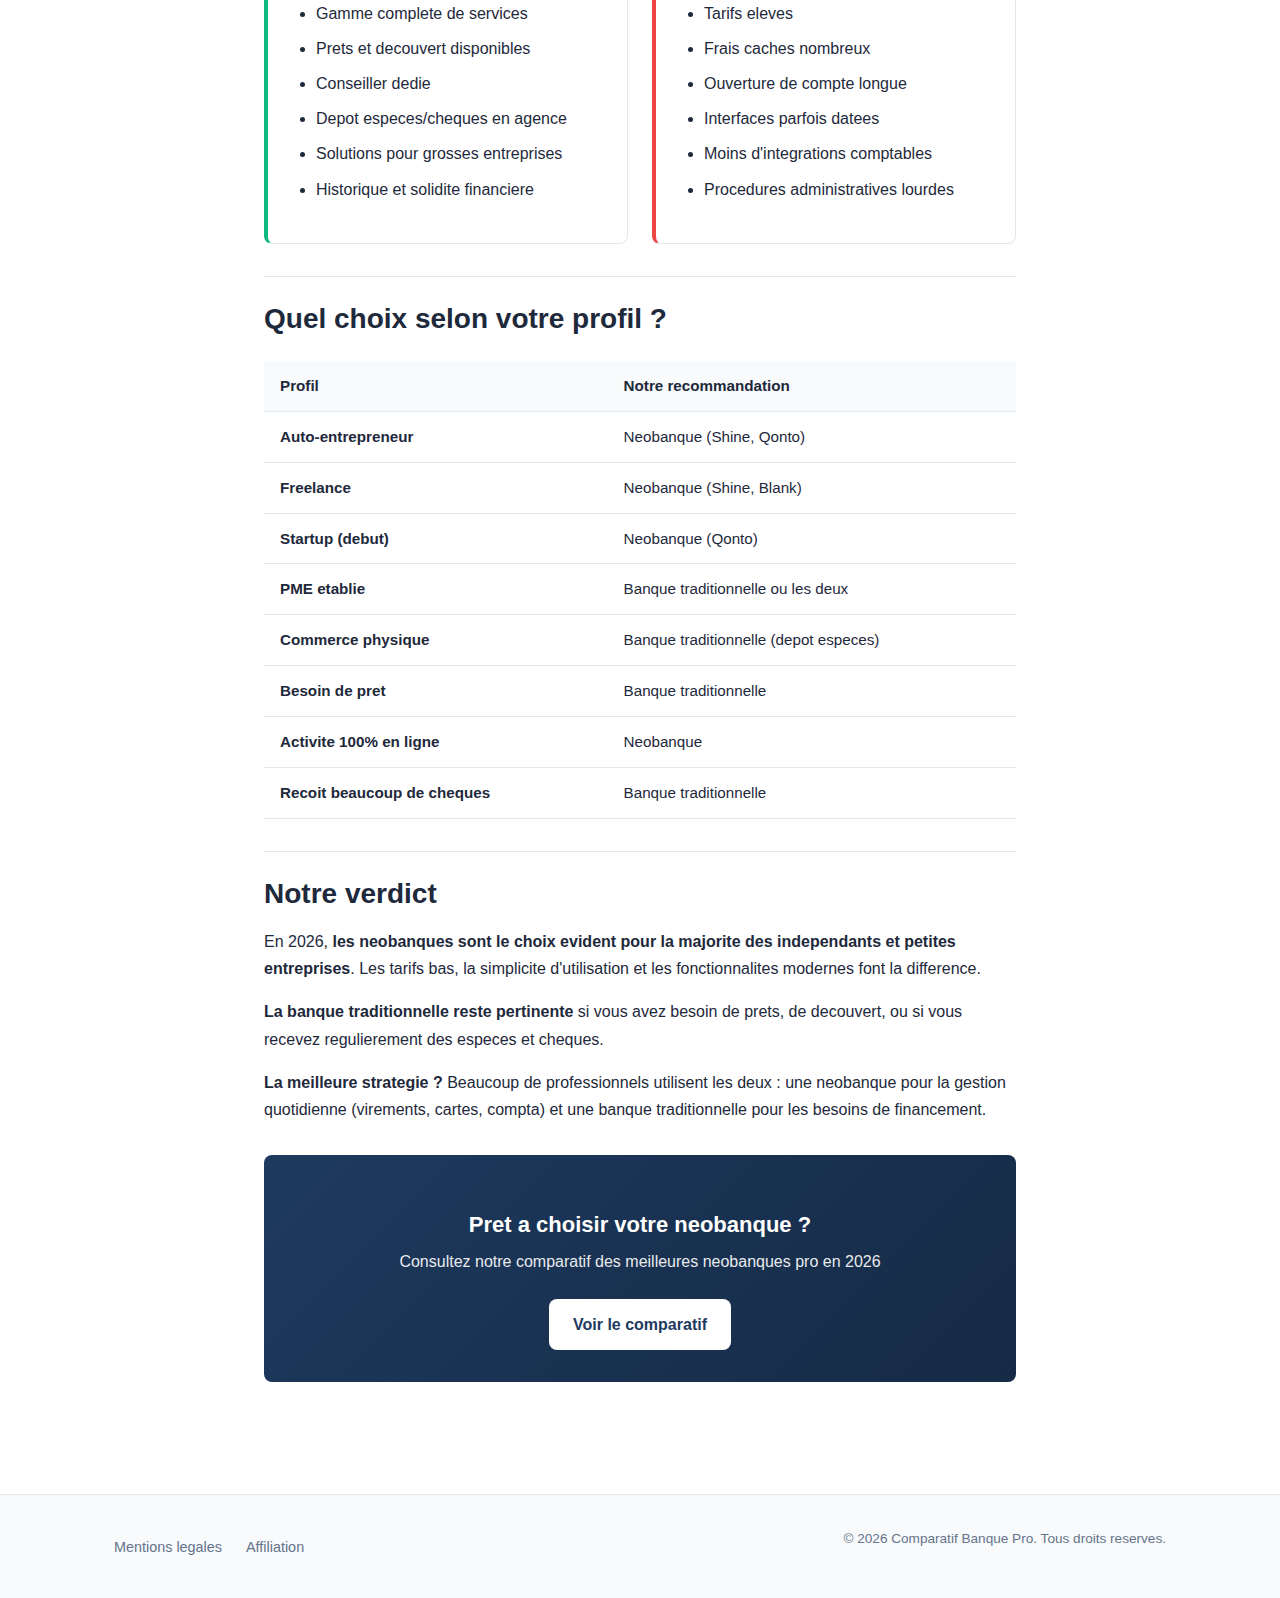
<file: neobanque-vs-traditionnelle.html>
<!DOCTYPE html>
<html lang="fr">
<head>
  <meta charset="UTF-8">
  <meta name="viewport" content="width=device-width, initial-scale=1.0">

  <!-- SEO -->
  <title>Neobanque ou Banque Traditionnelle Pro 2026 : Que Choisir ? | Comparatif Banque Pro</title>
  <meta name="description" content="Neobanque pro ou banque traditionnelle ? Comparatif complet des avantages et inconvenients. Tarifs, services, accompagnement : notre guide pour bien choisir.">
  <meta name="robots" content="index, follow">
  <link rel="canonical" href="https://comparatif-banque-pro.fr/neobanque-vs-traditionnelle">

  <!-- Open Graph -->
  <meta property="og:title" content="Neobanque vs Banque Traditionnelle Pro 2026">
  <meta property="og:description" content="Guide complet pour choisir entre neobanque et banque traditionnelle pour votre activite professionnelle.">
  <meta property="og:type" content="article">
  <meta property="og:url" content="https://comparatif-banque-pro.fr/neobanque-vs-traditionnelle">

  <!-- CSS -->
  <link rel="stylesheet" href="/css/style.css">
</head>
<body>

  <!-- HEADER -->
  <header class="header">
    <div class="container header__inner">
      <a href="/" class="header__logo">Comparatif Banque Pro</a>
      <nav class="header__nav">
        <a href="/">Accueil</a>
        <a href="/meilleure-banque-pro">Comparatif</a>
        <a href="/avis">Avis</a>
        <a href="/guide">Guide</a>
      </nav>
    </div>
  </header>

  <!-- ARTICLE -->
  <article class="article">
    <div class="article__header">
      <h1>Neobanque ou Banque Traditionnelle Pro : Que Choisir en 2026 ?</h1>
      <p class="article__meta">Mis a jour en mars 2026 | Temps de lecture : 12 min</p>
    </div>

    <div class="article__content">

      <!-- TOC -->
      <div class="toc">
        <p class="toc__title"><strong>Sommaire</strong></p>
        <ul>
          <li><a href="#definitions">Neobanque vs Banque traditionnelle : definitions</a></li>
          <li><a href="#tarifs">Comparatif des tarifs</a></li>
          <li><a href="#services">Services et fonctionnalites</a></li>
          <li><a href="#avantages">Avantages et inconvenients</a></li>
          <li><a href="#profils">Quel choix selon votre profil ?</a></li>
          <li><a href="#verdict">Notre verdict</a></li>
        </ul>
      </div>

      <h2 id="definitions">Neobanque vs Banque traditionnelle : C'est quoi la difference ?</h2>

      <div class="grid grid--2 mt-md">
        <div class="card">
          <h3 class="card__title">Neobanque Pro</h3>
          <p class="card__text">
            Banque 100% en ligne, sans agence physique. Tout se fait via application mobile
            et interface web. Exemples : <strong>Qonto, Shine, Blank, Revolut Business</strong>.
          </p>
          <ul>
            <li>Inscription en ligne en quelques minutes</li>
            <li>Interface moderne et intuitive</li>
            <li>Tarifs generalement plus bas</li>
            <li>Pas de conseiller dedie en agence</li>
          </ul>
        </div>

        <div class="card">
          <h3 class="card__title">Banque Traditionnelle</h3>
          <p class="card__text">
            Banque avec reseau d'agences physiques. Offre pro dediee avec conseiller.
            Exemples : <strong>BNP, Societe Generale, Credit Agricole, CIC</strong>.
          </p>
          <ul>
            <li>Conseiller dedie en agence</li>
            <li>Gamme complete de services (prets, affacturage...)</li>
            <li>Tarifs plus eleves</li>
            <li>Procedures parfois plus lentes</li>
          </ul>
        </div>
      </div>

      <h2 id="tarifs">Comparatif des tarifs</h2>

      <div class="table-wrapper">
        <table class="table">
          <thead>
            <tr>
              <th>Element</th>
              <th>Neobanque Pro</th>
              <th>Banque Traditionnelle</th>
            </tr>
          </thead>
          <tbody>
            <tr>
              <td><strong>Abonnement mensuel</strong></td>
              <td>0 - 30 EUR/mois</td>
              <td>20 - 50 EUR/mois</td>
            </tr>
            <tr>
              <td><strong>Carte bancaire</strong></td>
              <td>Incluse</td>
              <td>30 - 150 EUR/an en plus</td>
            </tr>
            <tr>
              <td><strong>Virements SEPA</strong></td>
              <td>Inclus (quota ou illimites)</td>
              <td>0,10 - 0,50 EUR/virement</td>
            </tr>
            <tr>
              <td><strong>Prelevements</strong></td>
              <td>Inclus</td>
              <td>Inclus ou 0,10 EUR/operation</td>
            </tr>
            <tr>
              <td><strong>Depot de cheques</strong></td>
              <td>Parfois impossible ou payant</td>
              <td>Gratuit en agence</td>
            </tr>
            <tr>
              <td><strong>Depot d'especes</strong></td>
              <td>Rarement possible</td>
              <td>Gratuit en agence</td>
            </tr>
            <tr>
              <td><strong>Virement international</strong></td>
              <td>Variable (souvent avantageux)</td>
              <td>15 - 30 EUR + frais de change</td>
            </tr>
            <tr>
              <td><strong>Tenue de compte annuelle</strong></td>
              <td>0 EUR (inclus dans abo)</td>
              <td>100 - 300 EUR/an</td>
            </tr>
          </tbody>
        </table>
      </div>

      <p><strong>Verdict tarifs :</strong> Les neobanques sont generalement 2 a 5 fois moins cheres que les banques traditionnelles, surtout pour les petites structures.</p>

      <h2 id="services">Services et fonctionnalites</h2>

      <div class="table-wrapper">
        <table class="table">
          <thead>
            <tr>
              <th>Service</th>
              <th>Neobanque Pro</th>
              <th>Banque Traditionnelle</th>
            </tr>
          </thead>
          <tbody>
            <tr>
              <td><strong>Ouverture de compte</strong></td>
              <td>100% en ligne, 10-30 min</td>
              <td>RDV en agence, plusieurs jours</td>
            </tr>
            <tr>
              <td><strong>IBAN francais</strong></td>
              <td>Oui (la plupart)</td>
              <td>Oui</td>
            </tr>
            <tr>
              <td><strong>Depot de capital</strong></td>
              <td>Qonto, Shine (certaines)</td>
              <td>Oui (toutes)</td>
            </tr>
            <tr>
              <td><strong>Pret professionnel</strong></td>
              <td>Rarement</td>
              <td>Oui</td>
            </tr>
            <tr>
              <td><strong>Decouvert autorise</strong></td>
              <td>Rarement</td>
              <td>Oui (negocie)</td>
            </tr>
            <tr>
              <td><strong>Affacturage</strong></td>
              <td>Non</td>
              <td>Oui</td>
            </tr>
            <tr>
              <td><strong>Terminal de paiement</strong></td>
              <td>Via partenaires</td>
              <td>Oui</td>
            </tr>
            <tr>
              <td><strong>Export comptable</strong></td>
              <td>Excellent (API, integrations)</td>
              <td>Basique</td>
            </tr>
            <tr>
              <td><strong>Application mobile</strong></td>
              <td>Excellente</td>
              <td>Variable (souvent moyenne)</td>
            </tr>
            <tr>
              <td><strong>Support client</strong></td>
              <td>Chat, email (reactif)</td>
              <td>Telephone, agence (variable)</td>
            </tr>
          </tbody>
        </table>
      </div>

      <h2 id="avantages">Avantages et inconvenients</h2>

      <h3>Neobanques Pro</h3>
      <div class="grid grid--2 mt-md">
        <div class="card" style="border-left: 4px solid #10b981;">
          <h4 class="card__title">Avantages</h4>
          <ul>
            <li>Tarifs beaucoup plus bas</li>
            <li>Ouverture de compte rapide</li>
            <li>Interface moderne et intuitive</li>
            <li>Excellent export comptable</li>
            <li>Integrations avec outils de gestion</li>
            <li>Cartes virtuelles pour les achats en ligne</li>
            <li>Gestion multi-utilisateurs simplifiee</li>
          </ul>
        </div>
        <div class="card" style="border-left: 4px solid #ef4444;">
          <h4 class="card__title">Inconvenients</h4>
          <ul>
            <li>Pas de depot d'especes/cheques</li>
            <li>Pas de pret professionnel</li>
            <li>Pas de decouvert autorise</li>
            <li>Pas de conseiller dedie</li>
            <li>Support uniquement en ligne</li>
            <li>Moins adaptees aux grosses structures</li>
          </ul>
        </div>
      </div>

      <h3>Banques Traditionnelles</h3>
      <div class="grid grid--2 mt-md">
        <div class="card" style="border-left: 4px solid #10b981;">
          <h4 class="card__title">Avantages</h4>
          <ul>
            <li>Gamme complete de services</li>
            <li>Prets et decouvert disponibles</li>
            <li>Conseiller dedie</li>
            <li>Depot especes/cheques en agence</li>
            <li>Solutions pour grosses entreprises</li>
            <li>Historique et solidite financiere</li>
          </ul>
        </div>
        <div class="card" style="border-left: 4px solid #ef4444;">
          <h4 class="card__title">Inconvenients</h4>
          <ul>
            <li>Tarifs eleves</li>
            <li>Frais caches nombreux</li>
            <li>Ouverture de compte longue</li>
            <li>Interfaces parfois datees</li>
            <li>Moins d'integrations comptables</li>
            <li>Procedures administratives lourdes</li>
          </ul>
        </div>
      </div>

      <h2 id="profils">Quel choix selon votre profil ?</h2>

      <div class="table-wrapper">
        <table class="table">
          <thead>
            <tr>
              <th>Profil</th>
              <th>Notre recommandation</th>
            </tr>
          </thead>
          <tbody>
            <tr>
              <td><strong>Auto-entrepreneur</strong></td>
              <td>Neobanque (Shine, Qonto)</td>
            </tr>
            <tr>
              <td><strong>Freelance</strong></td>
              <td>Neobanque (Shine, Blank)</td>
            </tr>
            <tr>
              <td><strong>Startup (debut)</strong></td>
              <td>Neobanque (Qonto)</td>
            </tr>
            <tr>
              <td><strong>PME etablie</strong></td>
              <td>Banque traditionnelle ou les deux</td>
            </tr>
            <tr>
              <td><strong>Commerce physique</strong></td>
              <td>Banque traditionnelle (depot especes)</td>
            </tr>
            <tr>
              <td><strong>Besoin de pret</strong></td>
              <td>Banque traditionnelle</td>
            </tr>
            <tr>
              <td><strong>Activite 100% en ligne</strong></td>
              <td>Neobanque</td>
            </tr>
            <tr>
              <td><strong>Recoit beaucoup de cheques</strong></td>
              <td>Banque traditionnelle</td>
            </tr>
          </tbody>
        </table>
      </div>

      <h2 id="verdict">Notre verdict</h2>

      <p>
        En 2026, <strong>les neobanques sont le choix evident pour la majorite des independants et petites entreprises</strong>.
        Les tarifs bas, la simplicite d'utilisation et les fonctionnalites modernes font la difference.
      </p>

      <p>
        <strong>La banque traditionnelle reste pertinente</strong> si vous avez besoin de prets,
        de decouvert, ou si vous recevez regulierement des especes et cheques.
      </p>

      <p>
        <strong>La meilleure strategie ?</strong> Beaucoup de professionnels utilisent les deux :
        une neobanque pour la gestion quotidienne (virements, cartes, compta)
        et une banque traditionnelle pour les besoins de financement.
      </p>

      <div class="cta-box">
        <h3>Pret a choisir votre neobanque ?</h3>
        <p>Consultez notre comparatif des meilleures neobanques pro en 2026</p>
        <a href="/meilleure-banque-pro" class="btn">Voir le comparatif</a>
      </div>

    </div>
  </article>

  <!-- FOOTER -->
  <footer class="footer">
    <div class="container footer__inner">
      <div class="footer__links">
        <a href="/mentions-legales">Mentions legales</a>
        <a href="/mentions-legales#affiliation">Affiliation</a>
      </div>
      <p class="footer__copy">&copy; 2026 Comparatif Banque Pro. Tous droits reserves.</p>
    </div>
  </footer>

</body>
</html>
</file>
<file: css/style.css>
/* ============================================
   STYLE.CSS - Site Comparatif Banque Pro
   Version: 1.0
   Couleurs: Bleu fonce #1e3a5f + Vert #10b981
   ============================================ */

/* ---------- VARIABLES ---------- */
:root {
  /* Couleurs principales - Theme Banque Pro */
  --color-primary: #1e3a5f;      /* Bleu fonce (corporate) */
  --color-primary-dark: #152a45; /* Bleu tres fonce (hover) */
  --color-secondary: #64748b;    /* Gris secondaire */
  --color-accent: #10b981;       /* Vert accent (CTA) */
  --color-accent-dark: #059669;  /* Vert fonce (hover) */

  /* Neutres */
  --color-text: #1e293b;         /* Texte principal */
  --color-text-light: #64748b;   /* Texte secondaire */
  --color-bg: #ffffff;           /* Fond principal */
  --color-bg-alt: #f8fafc;       /* Fond alternatif */
  --color-border: #e2e8f0;       /* Bordures */

  /* Typographie */
  --font-main: 'Inter', -apple-system, BlinkMacSystemFont, sans-serif;
  --font-heading: 'Inter', -apple-system, BlinkMacSystemFont, sans-serif;

  /* Espacements */
  --spacing-xs: 0.5rem;
  --spacing-sm: 1rem;
  --spacing-md: 1.5rem;
  --spacing-lg: 2rem;
  --spacing-xl: 3rem;

  /* Autres */
  --radius: 8px;
  --shadow: 0 1px 3px rgba(0,0,0,0.1);
  --shadow-lg: 0 4px 12px rgba(0,0,0,0.1);
  --transition: 0.2s ease;
  --max-width: 1100px;
}

/* ---------- RESET ---------- */
*, *::before, *::after {
  box-sizing: border-box;
  margin: 0;
  padding: 0;
}

html {
  scroll-behavior: smooth;
}

body {
  font-family: var(--font-main);
  font-size: 16px;
  line-height: 1.7;
  color: var(--color-text);
  background-color: var(--color-bg);
}

img {
  max-width: 100%;
  height: auto;
  display: block;
}

a {
  color: var(--color-primary);
  text-decoration: none;
  transition: color var(--transition);
}

a:hover {
  color: var(--color-primary-dark);
}

/* ---------- TYPOGRAPHIE ---------- */
h1, h2, h3, h4, h5, h6 {
  font-family: var(--font-heading);
  font-weight: 700;
  line-height: 1.3;
  color: var(--color-text);
  margin-bottom: var(--spacing-sm);
}

h1 { font-size: 2.25rem; }
h2 { font-size: 1.75rem; margin-top: var(--spacing-lg); }
h3 { font-size: 1.375rem; margin-top: var(--spacing-md); }
h4 { font-size: 1.125rem; }

p {
  margin-bottom: var(--spacing-sm);
}

/* ---------- LAYOUT ---------- */
.container {
  width: 100%;
  max-width: var(--max-width);
  margin: 0 auto;
  padding: 0 var(--spacing-md);
}

.section {
  padding: var(--spacing-xl) 0;
}

/* ---------- HEADER ---------- */
.header {
  background: var(--color-bg);
  border-bottom: 1px solid var(--color-border);
  padding: var(--spacing-sm) 0;
  position: sticky;
  top: 0;
  z-index: 100;
}

.header__inner {
  display: flex;
  justify-content: space-between;
  align-items: center;
}

.header__logo {
  font-size: 1.25rem;
  font-weight: 700;
  color: var(--color-text);
}

.header__logo:hover {
  color: var(--color-primary);
}

.header__nav {
  display: flex;
  gap: var(--spacing-md);
}

.header__nav a {
  color: var(--color-text-light);
  font-size: 0.95rem;
}

.header__nav a:hover {
  color: var(--color-primary);
}

/* ---------- HERO ---------- */
.hero {
  padding: var(--spacing-xl) 0;
  text-align: center;
  background: var(--color-bg-alt);
}

.hero h1 {
  font-size: 2.5rem;
  margin-bottom: var(--spacing-sm);
}

.hero__subtitle {
  font-size: 1.125rem;
  color: var(--color-text-light);
  max-width: 600px;
  margin: 0 auto var(--spacing-md);
}

/* ---------- BOUTONS ---------- */
.btn {
  display: inline-block;
  padding: 0.75rem 1.5rem;
  font-size: 1rem;
  font-weight: 600;
  text-align: center;
  border-radius: var(--radius);
  cursor: pointer;
  transition: all var(--transition);
  border: none;
}

.btn--primary {
  background: var(--color-primary);
  color: white;
}

.btn--primary:hover {
  background: var(--color-primary-dark);
  color: white;
}

.btn--accent {
  background: var(--color-accent);
  color: white;
}

.btn--accent:hover {
  background: var(--color-accent-dark);
  color: white;
}

.btn--outline {
  background: transparent;
  border: 2px solid var(--color-primary);
  color: var(--color-primary);
}

.btn--outline:hover {
  background: var(--color-primary);
  color: white;
}

/* ---------- CARTES ---------- */
.card {
  background: var(--color-bg);
  border: 1px solid var(--color-border);
  border-radius: var(--radius);
  padding: var(--spacing-md);
  transition: box-shadow var(--transition);
}

.card:hover {
  box-shadow: var(--shadow-lg);
}

.card__title {
  font-size: 1.25rem;
  margin-bottom: var(--spacing-xs);
}

.card__text {
  color: var(--color-text-light);
  font-size: 0.95rem;
}

/* ---------- GRILLES ---------- */
.grid {
  display: grid;
  gap: var(--spacing-md);
}

.grid--2 {
  grid-template-columns: repeat(2, 1fr);
}

.grid--3 {
  grid-template-columns: repeat(3, 1fr);
}

@media (max-width: 768px) {
  .grid--2, .grid--3 {
    grid-template-columns: 1fr;
  }
}

/* ---------- TABLEAUX COMPARATIFS ---------- */
.table-wrapper {
  overflow-x: auto;
  margin: var(--spacing-md) 0;
}

.table {
  width: 100%;
  border-collapse: collapse;
  font-size: 0.95rem;
}

.table th,
.table td {
  padding: 0.75rem 1rem;
  text-align: left;
  border-bottom: 1px solid var(--color-border);
}

.table th {
  background: var(--color-bg-alt);
  font-weight: 600;
  color: var(--color-text);
}

.table tr:hover {
  background: var(--color-bg-alt);
}

.table__highlight {
  background: rgba(30, 58, 95, 0.05) !important;
  border-left: 3px solid var(--color-primary);
}

/* ---------- BADGES ---------- */
.badge {
  display: inline-block;
  padding: 0.25rem 0.75rem;
  font-size: 0.8rem;
  font-weight: 600;
  border-radius: 50px;
}

.badge--success {
  background: #dcfce7;
  color: #166534;
}

.badge--warning {
  background: #fef3c7;
  color: #92400e;
}

.badge--info {
  background: #dbeafe;
  color: #1e40af;
}

/* ---------- CTA BOX (Affiliation) ---------- */
.cta-box {
  background: linear-gradient(135deg, var(--color-primary), var(--color-primary-dark));
  color: white;
  padding: var(--spacing-lg);
  border-radius: var(--radius);
  text-align: center;
  margin: var(--spacing-lg) 0;
}

.cta-box h3 {
  color: white;
  margin-bottom: var(--spacing-xs);
}

.cta-box p {
  opacity: 0.9;
  margin-bottom: var(--spacing-md);
}

.cta-box .btn {
  background: white;
  color: var(--color-primary);
}

.cta-box .btn:hover {
  background: var(--color-bg-alt);
}

/* ---------- PRODUCT CARD (Affiliation) ---------- */
.product-card {
  border: 2px solid var(--color-border);
  border-radius: var(--radius);
  padding: var(--spacing-md);
  text-align: center;
  transition: all var(--transition);
}

.product-card:hover {
  border-color: var(--color-primary);
  box-shadow: var(--shadow-lg);
}

.product-card--featured {
  border-color: var(--color-primary);
  position: relative;
}

.product-card--featured::before {
  content: "Recommande";
  position: absolute;
  top: -12px;
  left: 50%;
  transform: translateX(-50%);
  background: var(--color-primary);
  color: white;
  padding: 0.25rem 1rem;
  border-radius: 50px;
  font-size: 0.8rem;
  font-weight: 600;
}

.product-card__image {
  height: 60px;
  display: flex;
  align-items: center;
  justify-content: center;
  margin-bottom: var(--spacing-sm);
}

.product-card__image img {
  max-height: 100%;
  max-width: 150px;
}

.product-card__title {
  font-size: 1.25rem;
  margin-bottom: var(--spacing-xs);
}

.product-card__price {
  font-size: 1.5rem;
  font-weight: 700;
  color: var(--color-primary);
  margin-bottom: var(--spacing-sm);
}

.product-card__features {
  list-style: none;
  margin-bottom: var(--spacing-md);
  font-size: 0.9rem;
  color: var(--color-text-light);
}

.product-card__features li {
  padding: 0.25rem 0;
}

.product-card__features li::before {
  content: "✓ ";
  color: var(--color-accent);
}

/* ---------- PROS/CONS ---------- */
.pros-cons {
  display: grid;
  grid-template-columns: 1fr 1fr;
  gap: var(--spacing-md);
  margin: var(--spacing-md) 0;
}

@media (max-width: 600px) {
  .pros-cons {
    grid-template-columns: 1fr;
  }
}

.pros, .cons {
  padding: var(--spacing-md);
  border-radius: var(--radius);
}

.pros {
  background: #f0fdf4;
  border-left: 4px solid #22c55e;
}

.cons {
  background: #fef2f2;
  border-left: 4px solid #ef4444;
}

.pros h4, .cons h4 {
  margin-bottom: var(--spacing-sm);
}

.pros ul, .cons ul {
  list-style: none;
  font-size: 0.95rem;
}

.pros li::before {
  content: "+ ";
  color: #22c55e;
  font-weight: bold;
}

.cons li::before {
  content: "- ";
  color: #ef4444;
  font-weight: bold;
}

/* ---------- ARTICLE ---------- */
.article {
  max-width: 800px;
  margin: 0 auto;
  padding: var(--spacing-lg) var(--spacing-md);
}

.article__header {
  margin-bottom: var(--spacing-lg);
}

.article__meta {
  color: var(--color-text-light);
  font-size: 0.9rem;
  margin-bottom: var(--spacing-sm);
}

.article__content h2 {
  padding-top: var(--spacing-md);
  border-top: 1px solid var(--color-border);
}

.article__content ul,
.article__content ol {
  margin: var(--spacing-sm) 0 var(--spacing-sm) var(--spacing-md);
}

.article__content li {
  margin-bottom: 0.5rem;
}

/* ---------- TOC (Table of Contents) ---------- */
.toc {
  background: var(--color-bg-alt);
  border: 1px solid var(--color-border);
  border-radius: var(--radius);
  padding: var(--spacing-md);
  margin-bottom: var(--spacing-lg);
}

.toc__title {
  font-size: 1rem;
  margin-bottom: var(--spacing-sm);
}

.toc ul {
  list-style: none;
}

.toc li {
  padding: 0.25rem 0;
}

.toc a {
  color: var(--color-text-light);
  font-size: 0.95rem;
}

.toc a:hover {
  color: var(--color-primary);
}

/* ---------- FOOTER ---------- */
.footer {
  background: var(--color-bg-alt);
  border-top: 1px solid var(--color-border);
  padding: var(--spacing-lg) 0;
  margin-top: var(--spacing-xl);
}

.footer__inner {
  display: flex;
  justify-content: space-between;
  align-items: center;
  flex-wrap: wrap;
  gap: var(--spacing-md);
}

.footer__links {
  display: flex;
  gap: var(--spacing-md);
}

.footer__links a {
  color: var(--color-text-light);
  font-size: 0.9rem;
}

.footer__copy {
  color: var(--color-text-light);
  font-size: 0.85rem;
}

/* ---------- RESPONSIVE ---------- */
@media (max-width: 768px) {
  h1 { font-size: 1.875rem; }
  h2 { font-size: 1.5rem; }
  h3 { font-size: 1.25rem; }

  .hero h1 { font-size: 2rem; }

  .header__nav {
    display: none; /* Menu burger a implementer si besoin */
  }

  .footer__inner {
    flex-direction: column;
    text-align: center;
  }
}

/* ---------- UTILITAIRES ---------- */
.text-center { text-align: center; }
.text-left { text-align: left; }
.text-right { text-align: right; }

.mt-sm { margin-top: var(--spacing-sm); }
.mt-md { margin-top: var(--spacing-md); }
.mt-lg { margin-top: var(--spacing-lg); }

.mb-sm { margin-bottom: var(--spacing-sm); }
.mb-md { margin-bottom: var(--spacing-md); }
.mb-lg { margin-bottom: var(--spacing-lg); }

.hidden { display: none; }

/* ---------- PRINT ---------- */
@media print {
  .header, .footer, .cta-box, .btn {
    display: none;
  }
}
</file>
